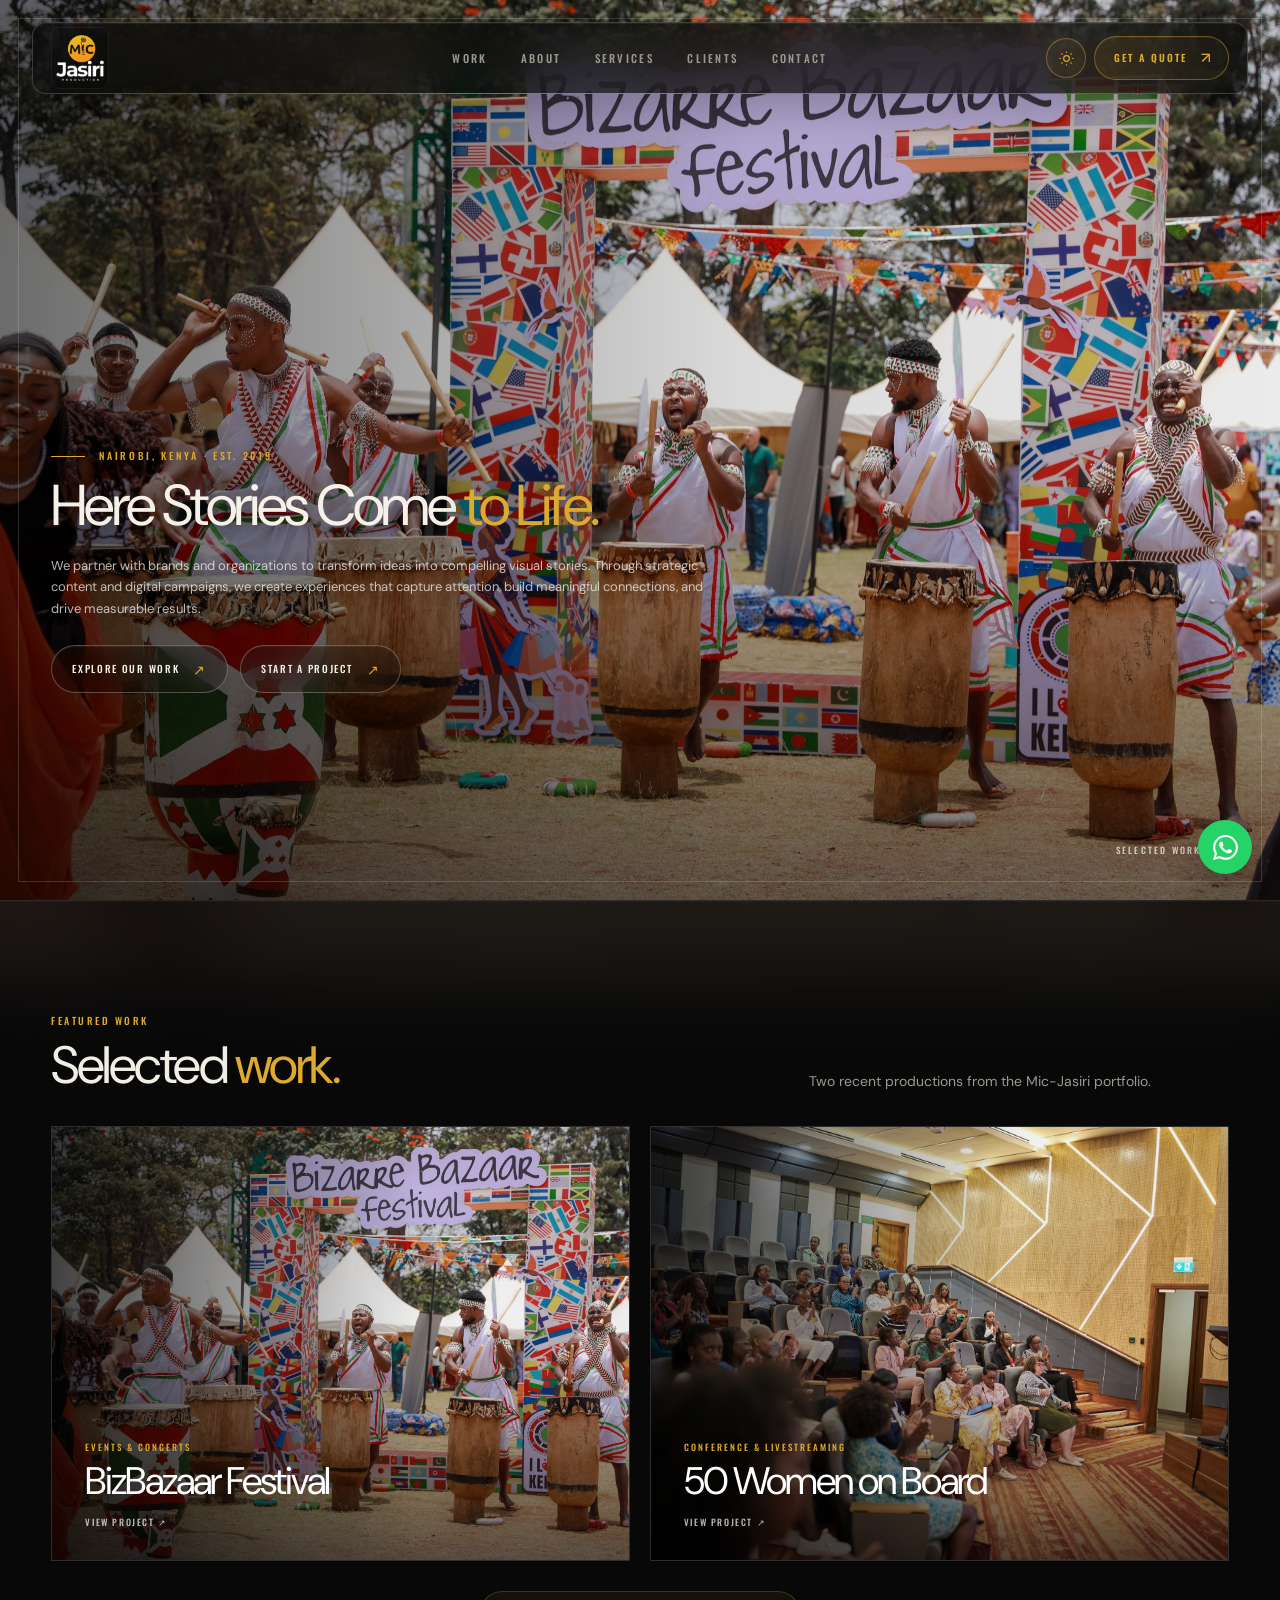
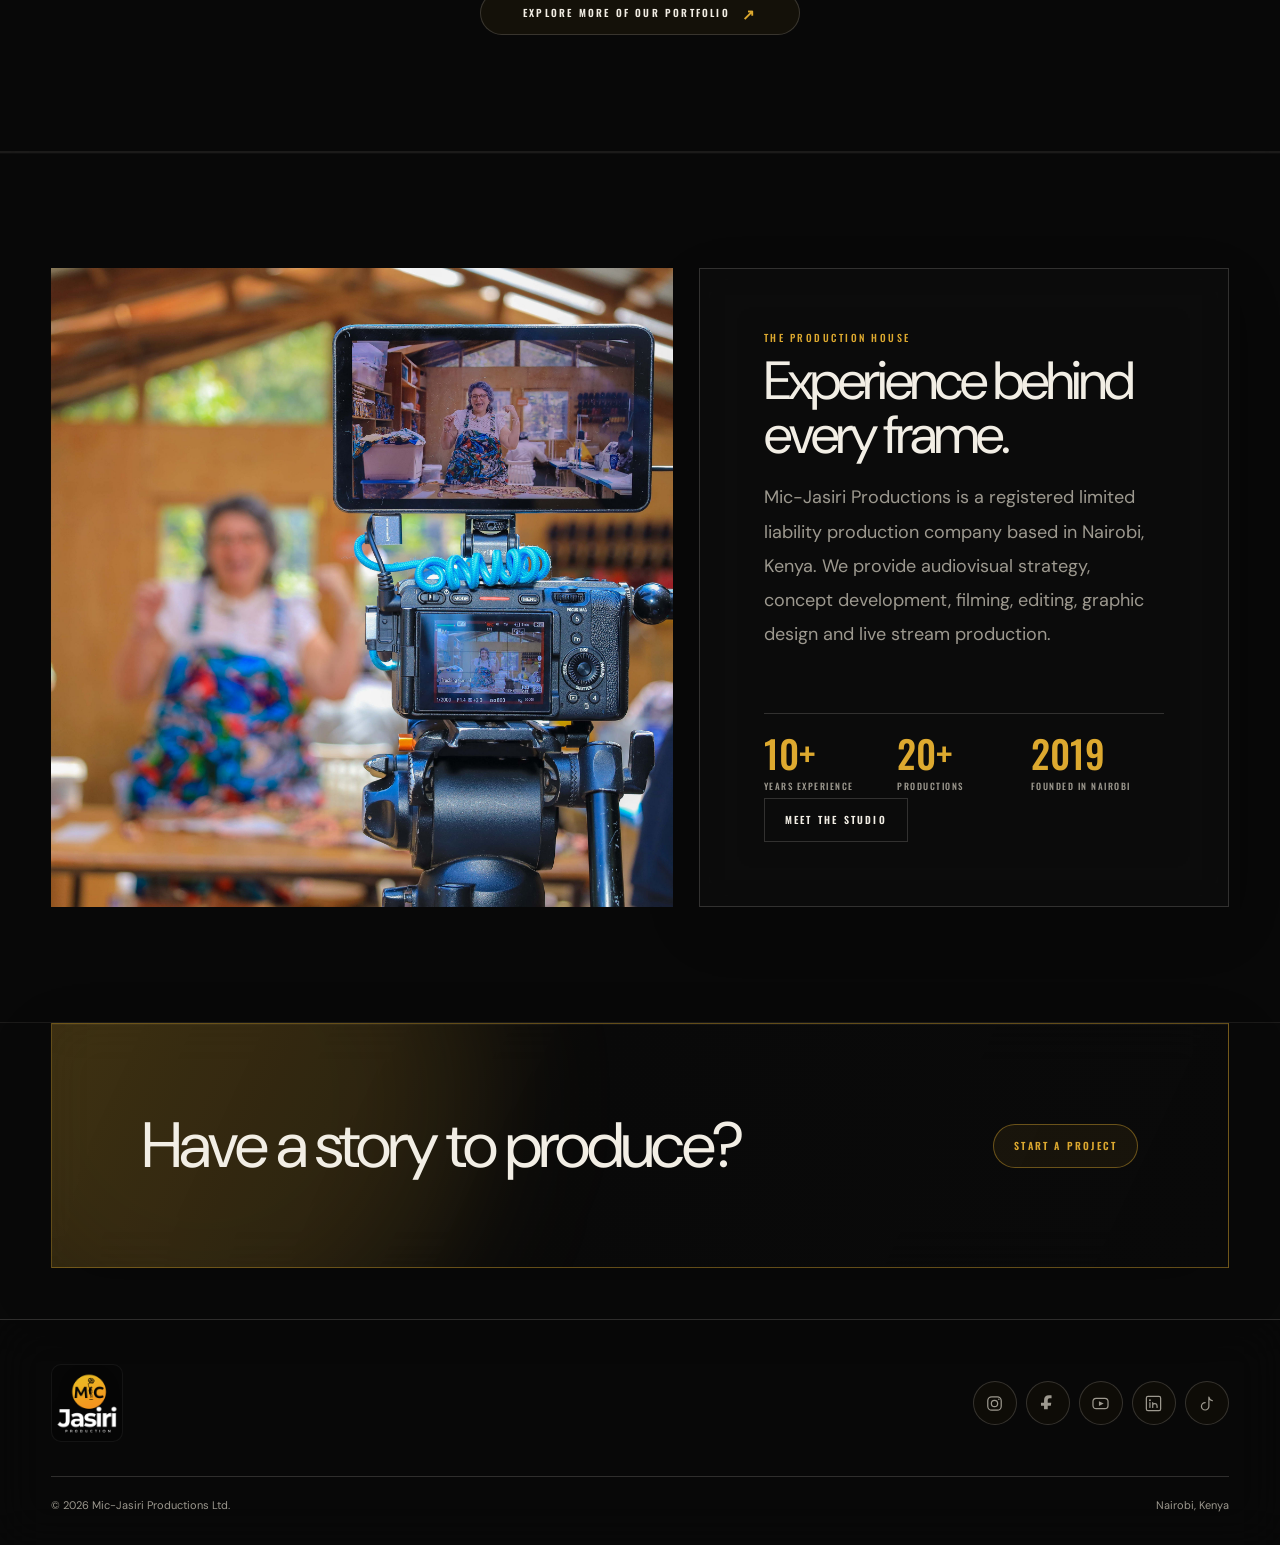
<file: index.html>
<!doctype html><html lang="en" data-theme="dark"><head><meta charset="utf-8"><meta name="viewport" content="width=device-width,initial-scale=1"><meta name="theme-color" content="#090909"><meta name="description" content="Mic-Jasiri Productions is a Nairobi film, television, commercial and live production company."><title>Mic-Jasiri Productions | Nairobi Production House</title><link rel="icon" href="faviconL.png"><link rel="stylesheet" href="assets/css/site.css?v=20260902-16"><script>(()=>{try{document.documentElement.dataset.theme=localStorage.getItem('micjasiri-theme')||'dark'}catch(error){}})()</script></head><body>
<a class="skip" href="#main">Skip to content</a><div class="site-frame" aria-hidden="true"></div><div class="page-wipe" aria-hidden="true"></div>
<header class="site-nav"><a class="brand" href="index.html" aria-label="Mic-Jasiri Productions home"><span class="brand-mark" aria-hidden="true"><img class="brand-logo" src="mic-jasiri-logo-white.png" alt=""></span></a><nav class="desktop-nav" aria-label="Primary navigation"><a href="work.html">Work</a><a href="about.html">About</a><a href="services.html">Services</a><a href="clients.html">Clients</a><a href="contact.html">Contact</a></nav><div class="nav-actions"><button class="icon-button" type="button" data-theme-toggle aria-label="Switch to light mode" aria-pressed="false"><svg class="sun" viewBox="0 0 24 24" aria-hidden="true"><circle cx="12" cy="12" r="4"/><path d="M12 2v2M12 20v2M4.9 4.9l1.4 1.4M17.7 17.7l1.4 1.4M2 12h2M20 12h2M4.9 19.1l1.4-1.4M17.7 6.3l1.4-1.4"/></svg><svg class="moon" viewBox="0 0 24 24" aria-hidden="true"><path d="M20.5 14.2A8.5 8.5 0 0 1 9.8 3.5a8.5 8.5 0 1 0 10.7 10.7Z"/></svg></button><a class="quote-button" href="contact.html">Get a quote</a><button class="menu-button" type="button" data-menu-toggle aria-label="Open navigation menu" aria-expanded="false" aria-controls="mobilePanel"><span></span><span></span><span></span></button></div></header>
<nav class="mobile-panel" id="mobilePanel" data-mobile-panel aria-label="Mobile navigation" aria-hidden="true"><a href="index.html" aria-current="page">Home</a><a href="work.html">Work</a><a href="about.html">About</a><a href="services.html">Services</a><a href="clients.html">Clients</a><a href="contact.html">Contact</a></nav>
<main class="page" id="main"><section class="hero home-hero"><div class="hero-media"><video autoplay muted loop playsinline poster="assets/work/2N0A0928.jpg"><source src="FINAL_SHORTER_VERSION_.mp4" type="video/mp4"></video></div><div class="hero-content home-hero-copy reveal"><div class="eyebrow">Nairobi, Kenya · Est. 2019</div><h1>Here Stories Come <em>to Life.</em></h1><p class="home-hero-summary">We partner with brands and organizations to transform ideas into compelling visual stories. Through strategic content and digital campaigns, we create experiences that capture attention, build meaningful connections, and drive measurable results.</p><div class="hero-actions"><a class="home-glass-action" href="work.html">Explore our work <span>↗</span></a><a class="home-glass-action" href="contact.html">Start a project <span>↗</span></a></div></div><div class="hero-cue">Selected work <span>↓</span></div></section>
<section class="section home-work"><div class="home-section-heading reveal"><div><div class="kicker">Featured work</div><h2>Selected <em>work.</em></h2></div><p>Two recent productions from the Mic-Jasiri portfolio.</p></div><div class="home-feature-grid reveal"><a class="home-feature-card" href="project-bizbazaar.html"><img src="assets/work/2N0A0928.jpg" alt="Traditional drummers performing at BizBazaar Festival" loading="lazy"><span class="home-feature-copy"><span>Events &amp; concerts</span><strong>BizBazaar Festival</strong><small>View project ↗</small></span></a><a class="home-feature-card" href="project-women-on-board.html"><img src="assets/work/conference-audience.jpg" alt="Audience at the 50 Women on Board conference" loading="lazy"><span class="home-feature-copy"><span>Conference &amp; livestreaming</span><strong>50 Women on Board</strong><small>View project ↗</small></span></a></div><div class="home-portfolio-action reveal"><a class="button ghost" href="work.html">Explore more of our portfolio <span>↗</span></a></div></section>
<section class="section home-studio"><div class="intro-grid"><div class="intro-image reveal"><img src="5Y5A9016.jpg" alt="Mic-Jasiri filming a creative production" loading="lazy"></div><div class="intro-copy reveal"><div><div class="kicker">The production house</div><h2>Experience behind every frame.</h2><p>Mic-Jasiri Productions is a registered limited liability production company based in Nairobi, Kenya. We provide audiovisual strategy, concept development, filming, editing, graphic design and live stream production.</p></div><div class="stats"><div class="stat"><strong>10+</strong><span>Years experience</span></div><div class="stat"><strong>20+</strong><span>Productions</span></div><div class="stat"><strong>2019</strong><span>Founded in Nairobi</span></div></div><div><a class="button ghost" href="about.html">Meet the studio</a></div></div></div></section>
<section class="cta-panel reveal"><h2>Have a story to produce?</h2><a class="button" href="contact.html">Start a project</a></section></main>
<footer class="footer"><div class="footer-top"><a class="footer-brand" href="index.html"><span class="footer-brand-mark" aria-hidden="true"><img class="brand-logo" src="mic-jasiri-logo-white.png" alt=""></span></a><div class="socials social-icons" aria-label="Social media"><a href="https://www.instagram.com/mic_jasiri?igsh=bXJtYTFuajl4eHQ2&amp;utm_source=qr" target="_blank" rel="noopener" aria-label="Instagram"><svg viewBox="0 0 24 24" aria-hidden="true"><rect x="3.5" y="3.5" width="17" height="17" rx="5"/><circle cx="12" cy="12" r="4"/><circle class="social-dot" cx="17.5" cy="6.7" r="1"/></svg></a><a href="https://www.facebook.com/share/1CodxeUPYJ/?mibextid=wwXIfr" target="_blank" rel="noopener" aria-label="Facebook"><svg viewBox="0 0 24 24" aria-hidden="true"><path class="social-fill" d="M14.2 8.2h3V4.4c-.5-.1-2.2-.2-4.1-.2-4 0-6.7 2.4-6.7 6.9V15H2v4.3h4.4V24h5.3v-4.7h4.4l.7-4.3h-5.1v-3.5c0-1.3.4-3.3 2.5-3.3Z" transform="translate(2 -2) scale(.88)"/></svg></a><a href="https://www.youtube.com/@MICJASIRI" target="_blank" rel="noopener" aria-label="YouTube"><svg viewBox="0 0 24 24" aria-hidden="true"><rect x="2.5" y="5.5" width="19" height="13" rx="4"/><path class="social-fill" d="m10 9 6 3-6 3Z"/></svg></a><a href="https://www.linkedin.com/company/mic-jasiri/" target="_blank" rel="noopener" aria-label="LinkedIn"><svg viewBox="0 0 24 24" aria-hidden="true"><rect x="3" y="3" width="18" height="18" rx="2"/><circle class="social-fill" cx="7.5" cy="8" r="1.3"/><path d="M7.5 11v6M11 17v-6m0 2.6c.8-1.8 5.5-2.2 5.5 1.5V17"/></svg></a><a href="https://www.tiktok.com/@mic.jasiri.produc?_r=1&amp;_t=ZS-95igLde9VGX" target="_blank" rel="noopener" aria-label="TikTok"><svg viewBox="0 0 24 24" aria-hidden="true"><path d="M15 4v11.5a4.7 4.7 0 1 1-4.7-4.7M15 4c.4 2.5 1.8 4 4.5 4.5"/></svg></a></div></div><div class="footer-bottom"><span>© 2026 Mic-Jasiri Productions Ltd.</span><span>Nairobi, Kenya</span></div></footer>
<a class="whatsapp" href="https://wa.me/254721561704?text=Hi%20Mic-Jasiri%20Productions%2C%20I%27d%20like%20to%20enquire%20about%20your%20services." target="_blank" rel="noopener" aria-label="Chat on WhatsApp"><svg viewBox="0 0 24 24" aria-hidden="true"><path d="M17.47 14.38c-.3-.15-1.76-.87-2.03-.97-.27-.1-.47-.15-.67.15-.2.3-.77.97-.94 1.16-.17.2-.35.22-.64.08-.3-.15-1.26-.46-2.39-1.48-.88-.79-1.48-1.76-1.65-2.06-.17-.3-.02-.46.13-.61.13-.13.3-.35.45-.52.15-.17.2-.3.3-.5.1-.2.05-.37-.03-.52-.07-.15-.67-1.61-.92-2.21-.24-.58-.49-.5-.67-.51h-.57c-.2 0-.52.07-.79.37-.27.3-1.04 1.02-1.04 2.48s1.07 2.88 1.21 3.07c.15.2 2.1 3.2 5.08 4.49.71.31 1.26.49 1.69.63.71.23 1.36.2 1.87.12.57-.09 1.76-.72 2.01-1.41.25-.69.25-1.29.17-1.41-.07-.12-.27-.2-.57-.35M12.05 21.79h-.01a9.87 9.87 0 0 1-5.03-1.38l-.36-.21-3.74.98 1-3.65-.24-.37a9.86 9.86 0 0 1-1.51-5.26c0-5.45 4.44-9.88 9.89-9.88 2.64 0 5.12 1.03 6.99 2.9a9.83 9.83 0 0 1 2.89 6.99c0 5.45-4.44 9.88-9.88 9.88M20.46 3.49A11.82 11.82 0 0 0 12.05 0C5.5 0 .16 5.34.16 11.89c0 2.1.55 4.14 1.59 5.95L.06 24l6.3-1.65a11.88 11.88 0 0 0 5.68 1.45h.01c6.55 0 11.89-5.34 11.89-11.89 0-3.18-1.23-6.16-3.48-8.42z"/></svg></a><script src="assets/js/site.js"></script></body></html>
</file>
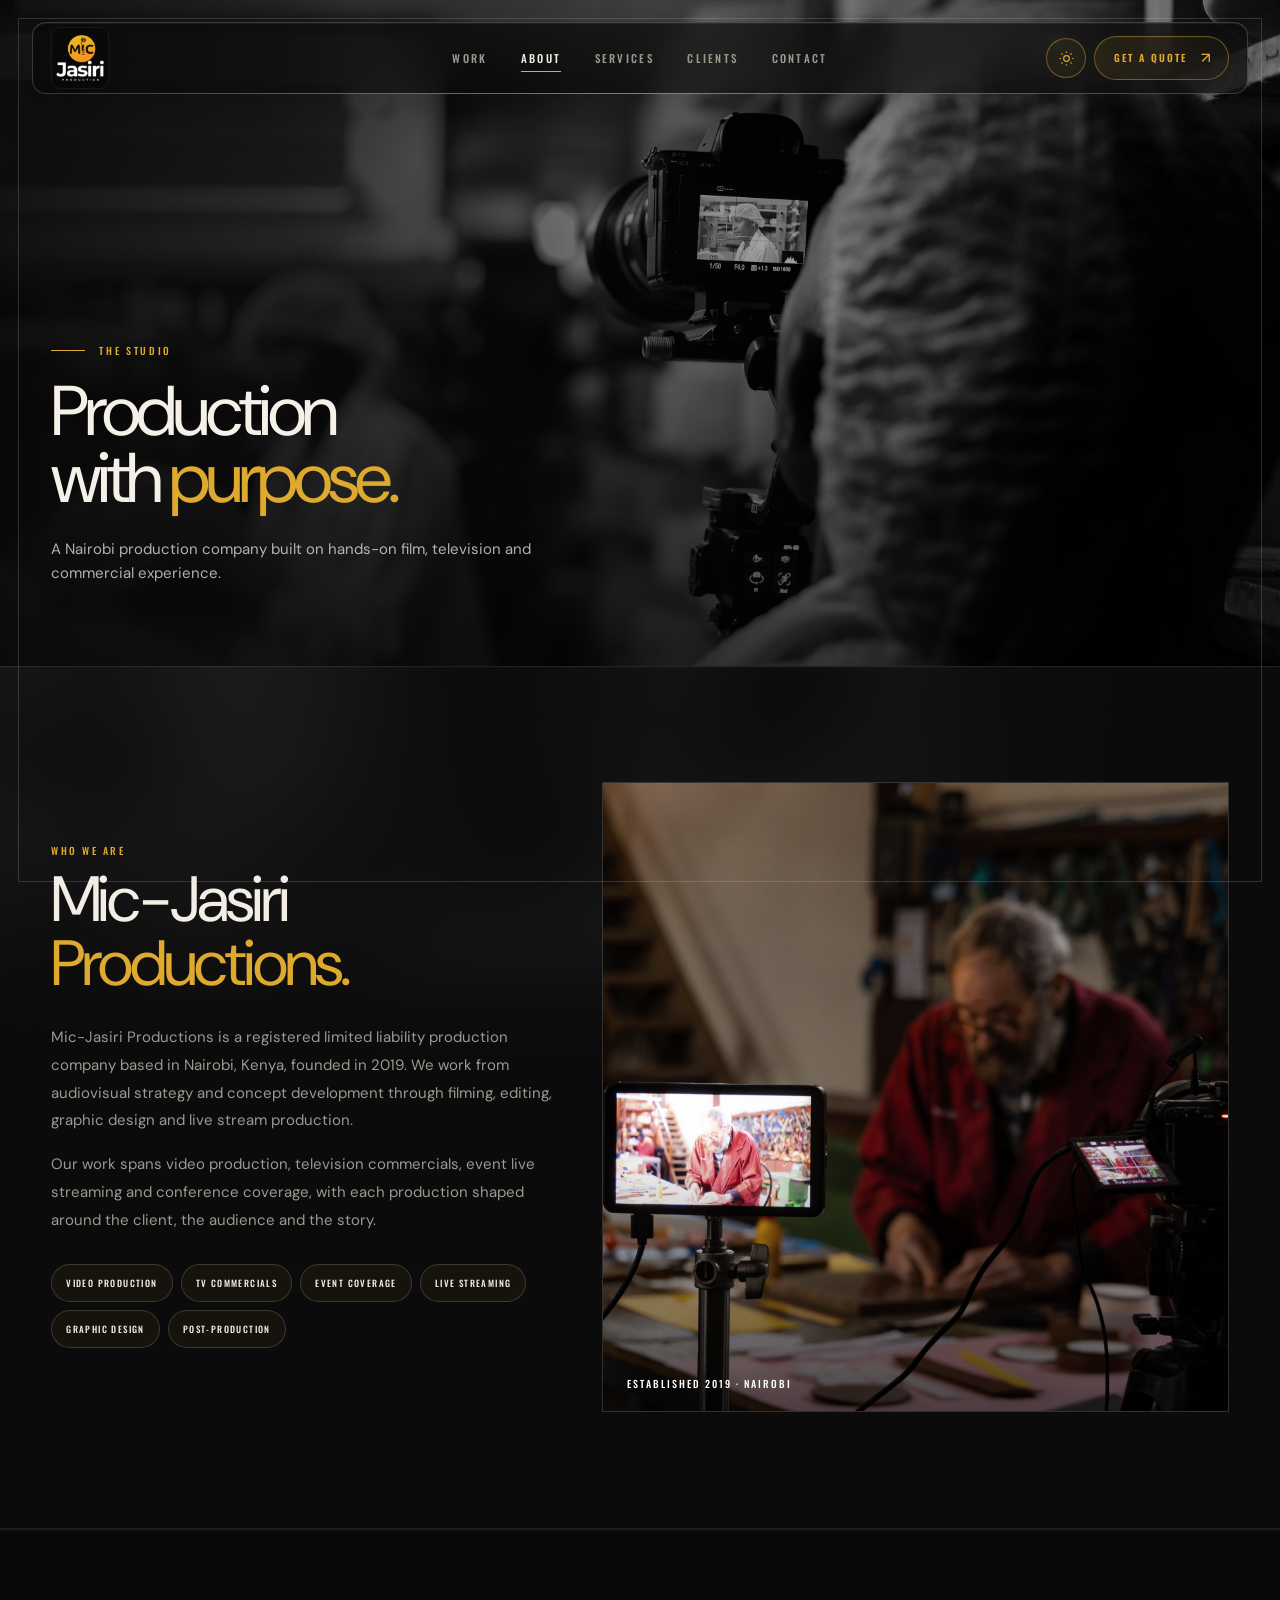
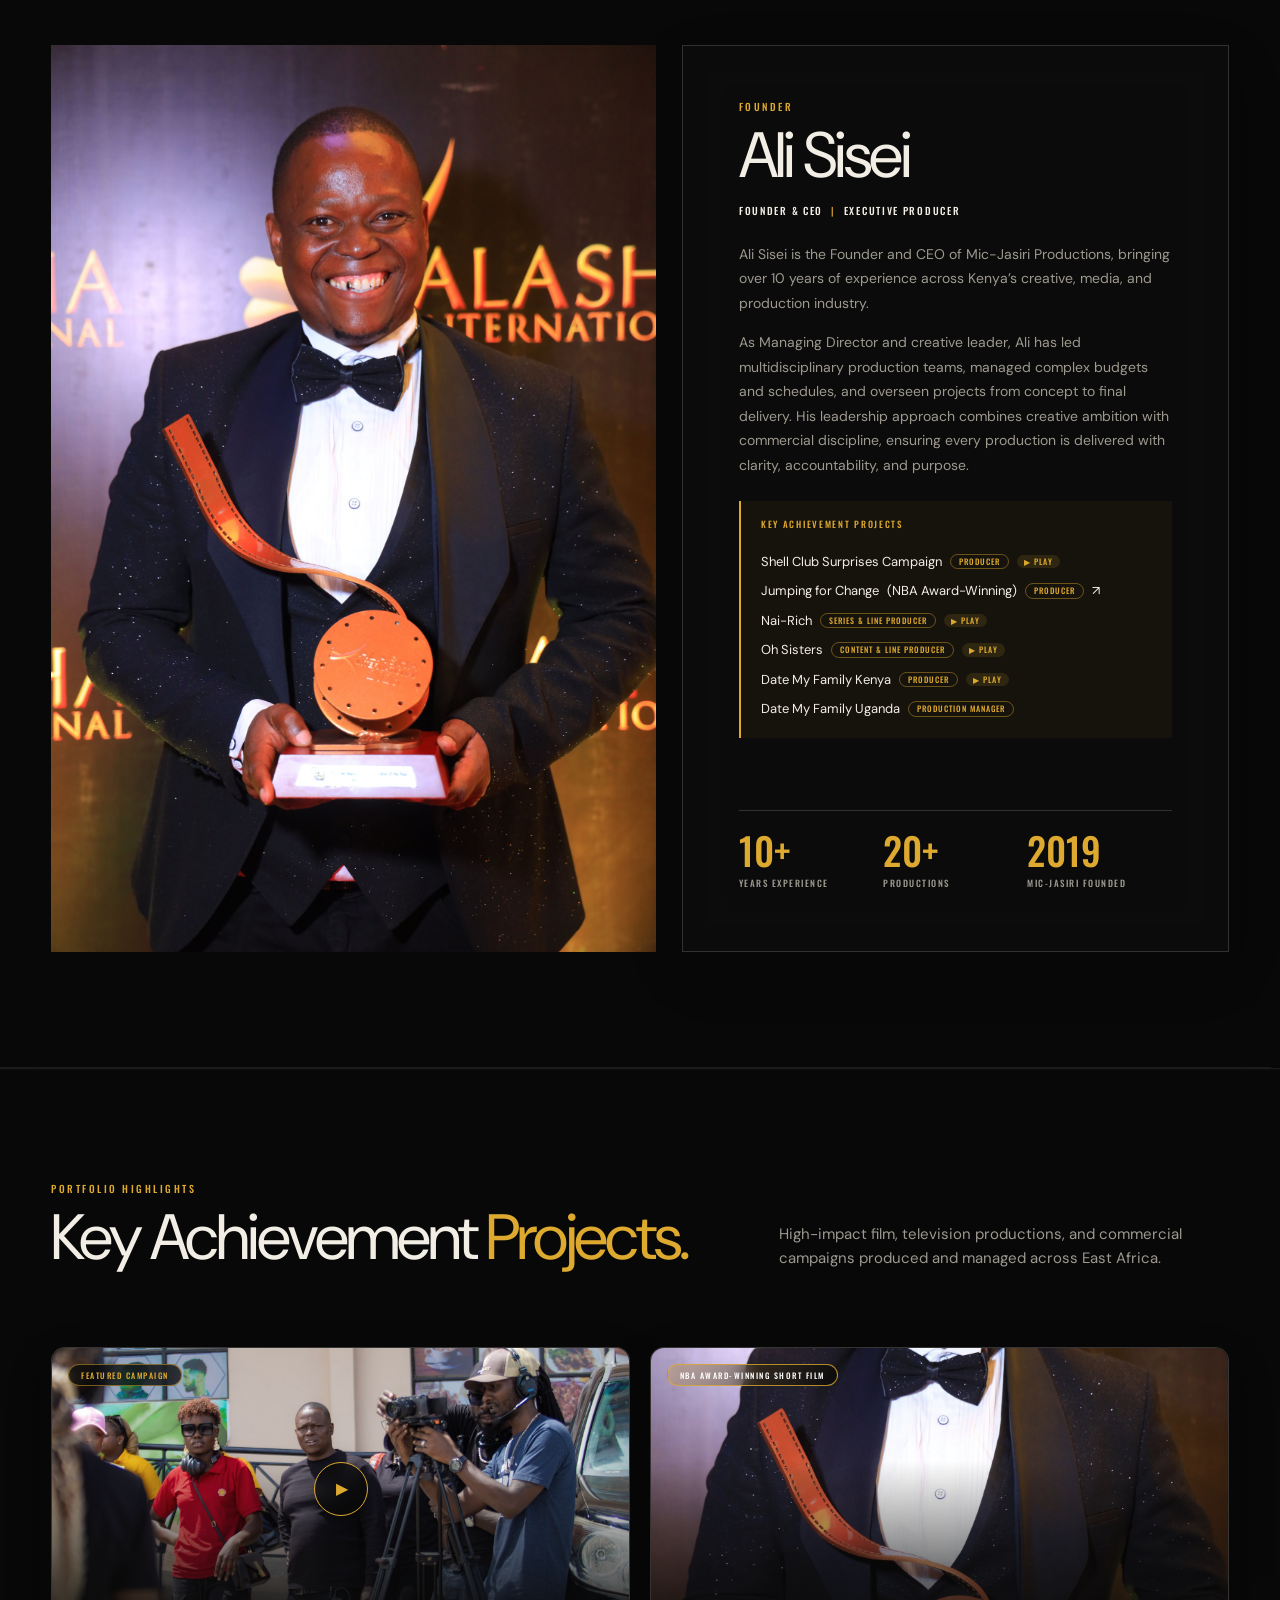
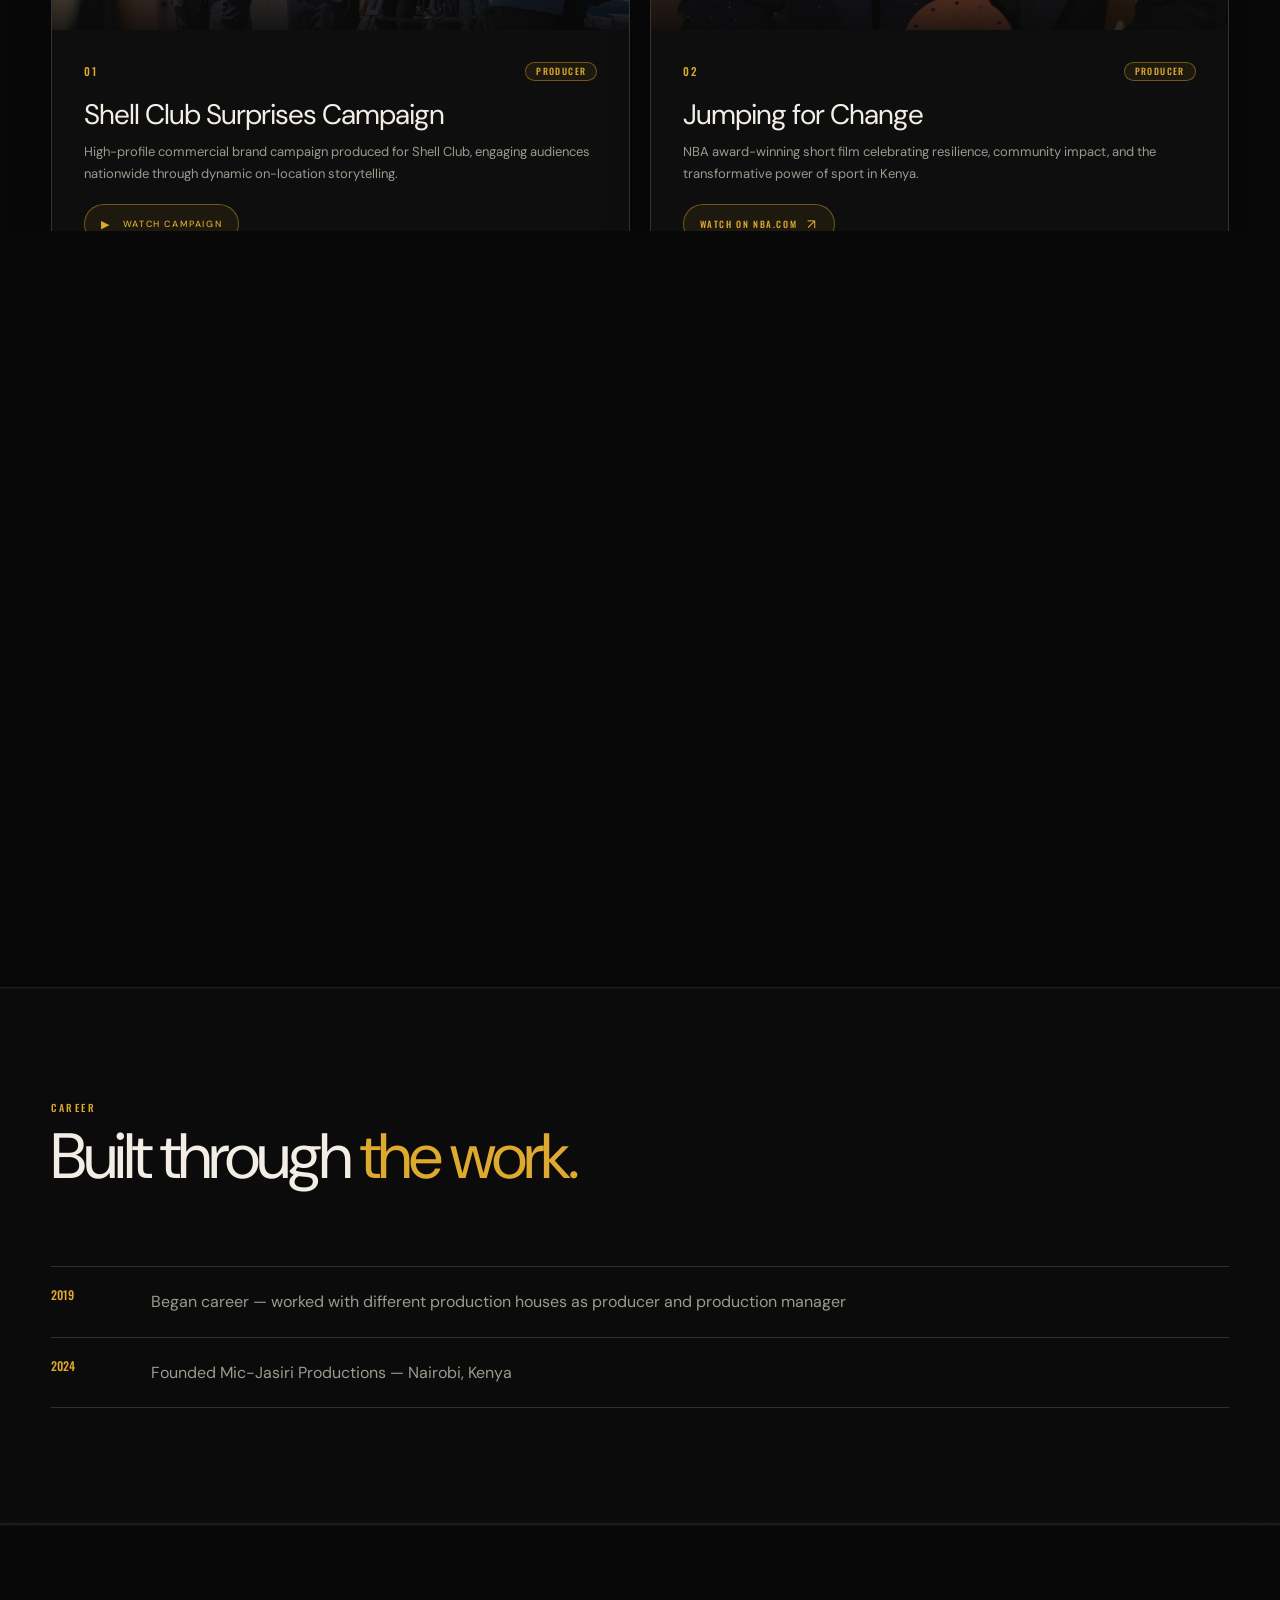
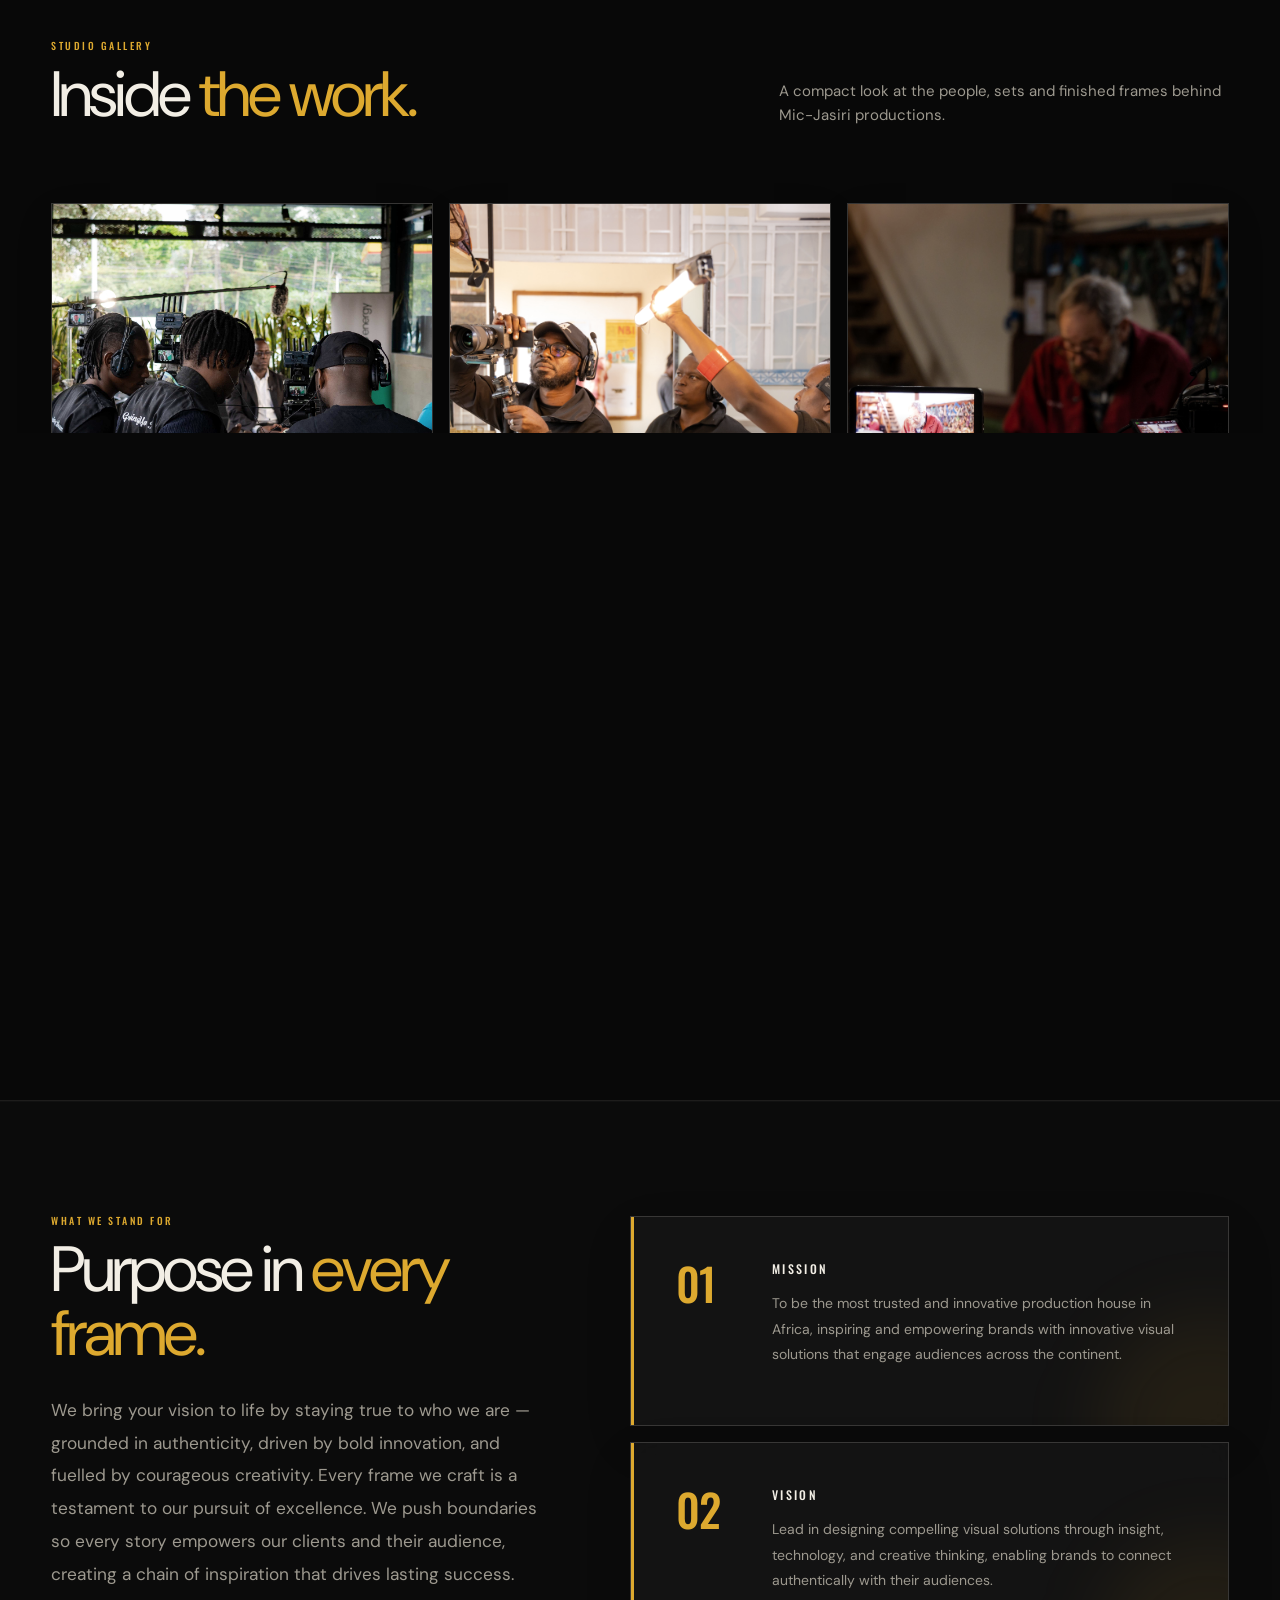
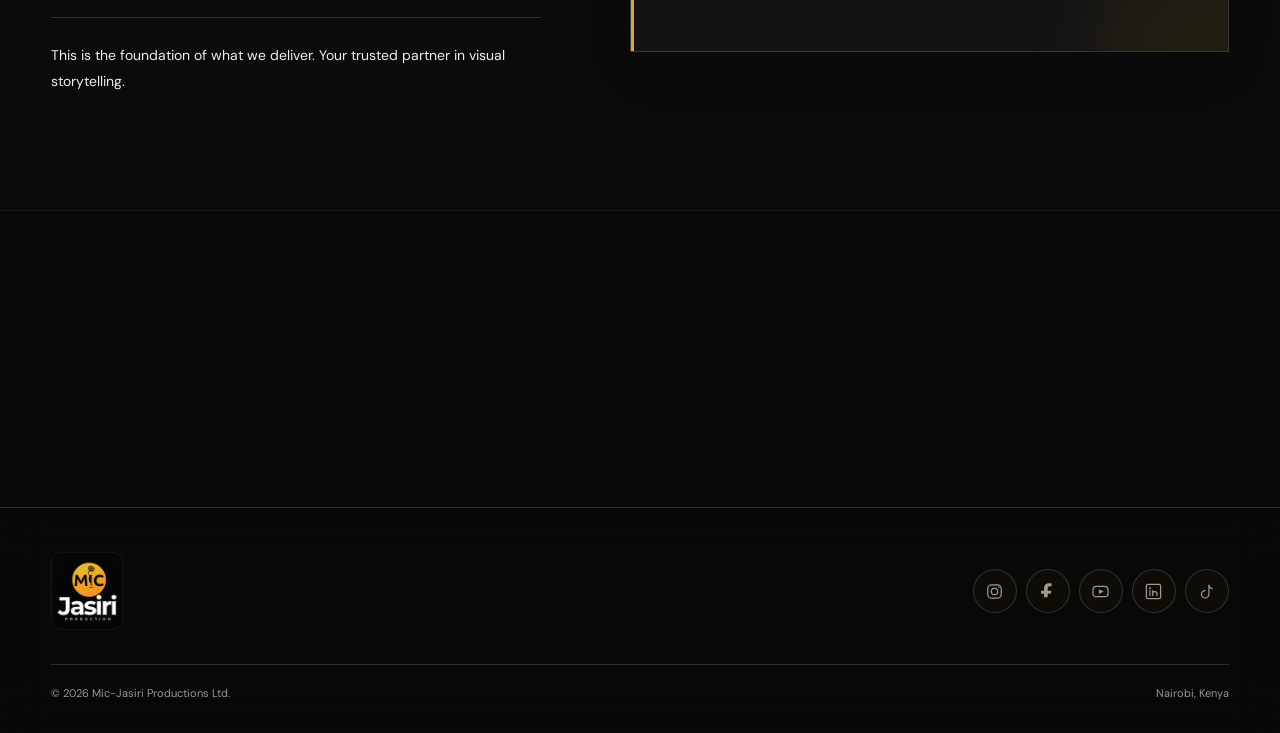
<file: about.html>
<!doctype html><html lang="en" data-theme="dark"><head><meta charset="utf-8"><meta name="viewport" content="width=device-width,initial-scale=1"><meta name="theme-color" content="#090909"><meta name="description" content="Meet Mic-Jasiri Productions and founder Ali Sisei."><title>About | Mic-Jasiri Productions</title><link rel="icon" href="faviconL.png"><link rel="stylesheet" href="assets/css/site.css?v=20260913-25"><script>(()=>{try{document.documentElement.dataset.theme=localStorage.getItem('micjasiri-theme')||'dark'}catch(error){}})()</script></head><body><a class="skip" href="#main">Skip to content</a><div class="site-frame" aria-hidden="true"></div><div class="page-wipe" aria-hidden="true"></div>
<header class="site-nav"><a class="brand" href="index.html" aria-label="Mic-Jasiri Productions home"><span class="brand-mark" aria-hidden="true"><img class="brand-logo" src="mic-jasiri-logo-white.png" alt=""></span></a><nav class="desktop-nav" aria-label="Primary navigation"><a href="work.html">Work</a><a href="about.html" aria-current="page">About</a><a href="services.html">Services</a><a href="clients.html">Clients</a><a href="contact.html">Contact</a></nav><div class="nav-actions"><button class="icon-button" type="button" data-theme-toggle aria-label="Switch to light mode" aria-pressed="false"><svg class="sun" viewBox="0 0 24 24"><circle cx="12" cy="12" r="4"/><path d="M12 2v2M12 20v2M4.9 4.9l1.4 1.4M17.7 17.7l1.4 1.4M2 12h2M20 12h2M4.9 19.1l1.4-1.4M17.7 6.3l1.4-1.4"/></svg><svg class="moon" viewBox="0 0 24 24"><path d="M20.5 14.2A8.5 8.5 0 0 1 9.8 3.5a8.5 8.5 0 1 0 10.7 10.7Z"/></svg></button><a class="quote-button" href="contact.html">Get a quote</a><button class="menu-button" type="button" data-menu-toggle aria-label="Open navigation menu" aria-expanded="false" aria-controls="mobilePanel"><span></span><span></span><span></span></button></div></header>
<nav class="mobile-panel" id="mobilePanel" data-mobile-panel aria-label="Mobile navigation" aria-hidden="true"><a href="index.html">Home</a><a href="work.html">Work</a><a href="about.html" aria-current="page">About</a><a href="services.html">Services</a><a href="clients.html">Clients</a><a href="contact.html">Contact</a></nav>
<main id="main"><section class="hero page-hero about-hero"><div class="hero-media"><img src="5Y5A8582.jpg" alt="Mic-Jasiri camera filming a culinary production"></div><div class="hero-content reveal"><div class="eyebrow">The studio</div><h1>Production with <em>purpose.</em></h1><p class="hero-copy">A Nairobi production company built on hands-on film, television and commercial experience.</p></div></section>
<section class="section alt"><div class="about-company-grid"><div class="about-company-copy reveal"><div class="kicker">Who we are</div><h2>Mic-Jasiri <em>Productions.</em></h2><p>Mic-Jasiri Productions is a registered limited liability production company based in Nairobi, Kenya, founded in 2019. We work from audiovisual strategy and concept development through filming, editing, graphic design and live stream production.</p><p>Our work spans video production, television commercials, event live streaming and conference coverage, with each production shaped around the client, the audience and the story.</p><div class="about-capabilities" aria-label="Production capabilities"><span>Video production</span><span>TV commercials</span><span>Event coverage</span><span>Live streaming</span><span>Graphic design</span><span>Post-production</span></div></div><figure class="about-company-image reveal"><img src="REMY4420.jpg" alt="Behind-the-scenes camera and production monitor filming an artisan at work" loading="lazy"><figcaption>Established 2019 · Nairobi</figcaption></figure></div></section>
<section class="section founder-section"><div class="intro-grid"><div class="intro-image reveal"><img src="IMG_2493.JPG" alt="Ali Sisei holding a film award at the Kalasha International Film and TV Awards" loading="lazy"></div><div class="intro-copy founder-profile reveal"><div class="founder-bio"><div class="kicker">Founder</div><h2>Ali Sisei</h2><p class="founder-role">Founder &amp; CEO <span>|</span> Executive Producer</p><p>Ali Sisei is the Founder and CEO of Mic-Jasiri Productions, bringing over 10 years of experience across Kenya’s creative, media, and production industry.</p><p>As Managing Director and creative leader, Ali has led multidisciplinary production teams, managed complex budgets and schedules, and overseen projects from concept to final delivery. His leadership approach combines creative ambition with commercial discipline, ensuring every production is delivered with clarity, accountability, and purpose.</p><div class="founder-achievements"><strong>Key Achievement Projects</strong><ul class="founder-achievements-list"><li><button class="founder-achievement-btn" type="button" data-video-id="9S-1DiG5oqs" data-video-title="Shell Club Surprises Campaign" data-video-role="Producer" data-video-url="https://www.youtube.com/watch?v=9S-1DiG5oqs"><cite>Shell Club Surprises Campaign</cite> <span class="role-pill">Producer</span> <span class="play-tag" aria-hidden="true">▶ Play</span></button></li><li><a href="https://www.nba.com/watch/video/jumping-for-change" target="_blank" rel="noopener"><cite>Jumping for Change</cite> (NBA Award-Winning) <span class="role-pill">Producer</span> ↗</a></li><li><button class="founder-achievement-btn" type="button" data-video-id="ONWp-k6Bj3c" data-video-title="Nai-Rich" data-video-role="Series &amp; Line Producer" data-video-url="https://www.youtube.com/watch?v=ONWp-k6Bj3c"><cite>Nai-Rich</cite> <span class="role-pill">Series &amp; Line Producer</span> <span class="play-tag" aria-hidden="true">▶ Play</span></button></li><li><button class="founder-achievement-btn" type="button" data-video-id="c5Uskh1LuTI" data-video-title="Oh Sisters" data-video-role="Content &amp; Line Producer" data-video-url="https://www.youtube.com/watch?v=c5Uskh1LuTI"><cite>Oh Sisters</cite> <span class="role-pill">Content &amp; Line Producer</span> <span class="play-tag" aria-hidden="true">▶ Play</span></button></li><li><button class="founder-achievement-btn" type="button" data-video-id="M4_vP6aFimM" data-video-title="Date My Family Kenya" data-video-role="Producer" data-video-url="https://www.youtube.com/watch?v=M4_vP6aFimM"><cite>Date My Family Kenya</cite> <span class="role-pill">Producer</span> <span class="play-tag" aria-hidden="true">▶ Play</span></button></li><li><span class="no-link"><cite>Date My Family Uganda</cite> <span class="role-pill">Production Manager</span></span></li></ul></div></div><div class="stats"><div class="stat"><strong>10+</strong><span>Years experience</span></div><div class="stat"><strong>20+</strong><span>Productions</span></div><div class="stat"><strong>2019</strong><span>Mic-Jasiri founded</span></div></div></div></div></section>
<section class="section key-achievements-section" id="achievements"><div class="section-heading reveal"><div><div class="kicker">Portfolio Highlights</div><h2>Key Achievement <em>Projects.</em></h2></div><p>High-impact film, television productions, and commercial campaigns produced and managed across East Africa.</p></div><div class="achievements-grid reveal"><article class="achievement-card achievement-featured"><div class="achievement-media has-video" role="button" tabindex="0" data-video-id="9S-1DiG5oqs" data-video-title="Shell Club Surprises Campaign" data-video-role="Producer" data-video-url="https://www.youtube.com/watch?v=9S-1DiG5oqs" aria-label="Play Shell Club Surprises Campaign video"><img src="assets/work/shell-field-production.jpg" alt="Behind the scenes filming the Shell Club Surprises Campaign" loading="lazy"><span class="achievement-badge">Featured Campaign</span><span class="media-play-btn" aria-hidden="true">▶</span></div><div class="achievement-body"><div class="achievement-meta"><span class="achievement-index">01</span><span class="achievement-role">Producer</span></div><h3>Shell Club Surprises Campaign</h3><p class="achievement-desc">High-profile commercial brand campaign produced for Shell Club, engaging audiences nationwide through dynamic on-location storytelling.</p><div class="achievement-actions"><button class="achievement-link button play-video-trigger" type="button" data-video-id="9S-1DiG5oqs" data-video-title="Shell Club Surprises Campaign" data-video-role="Producer" data-video-url="https://www.youtube.com/watch?v=9S-1DiG5oqs" aria-label="Play Shell Club Surprises Campaign"><span class="play-icon" aria-hidden="true">▶</span> <span>Watch Campaign</span></button></div></div></article><article class="achievement-card achievement-featured"><div class="achievement-media"><img src="IMG_2493.JPG" alt="Producer Ali Sisei holding Kalasha award celebrating film achievements" loading="lazy"><span class="achievement-badge award-badge">NBA Award-Winning Short Film</span></div><div class="achievement-body"><div class="achievement-meta"><span class="achievement-index">02</span><span class="achievement-role">Producer</span></div><h3>Jumping for Change</h3><p class="achievement-desc">NBA award-winning short film celebrating resilience, community impact, and the transformative power of sport in Kenya.</p><div class="achievement-actions"><a class="achievement-link button" href="https://www.nba.com/watch/video/jumping-for-change" target="_blank" rel="noopener" aria-label="Watch Jumping for Change on NBA.com"><span>Watch on NBA.com</span> <span class="arrow" aria-hidden="true">↗</span></a></div></div></article><article class="achievement-card"><div class="achievement-body"><div class="achievement-meta"><span class="achievement-index">03</span><span class="achievement-role">Series &amp; Line Producer</span></div><span class="achievement-format">TV Series</span><h3>Nai-Rich</h3><p class="achievement-desc">Hit television series produced with full end-to-end production management, scheduling, and high-standard broadcast delivery.</p><div class="achievement-actions"><button class="achievement-link play-video-trigger" type="button" data-video-id="ONWp-k6Bj3c" data-video-title="Nai-Rich" data-video-role="Series &amp; Line Producer" data-video-url="https://www.youtube.com/watch?v=ONWp-k6Bj3c" aria-label="Play Nai-Rich on YouTube"><span class="play-icon" aria-hidden="true">▶</span> <span>Watch Production</span></button></div></div></article><article class="achievement-card"><div class="achievement-body"><div class="achievement-meta"><span class="achievement-index">04</span><span class="achievement-role">Content &amp; Line Producer</span></div><span class="achievement-format">Reality TV Series</span><h3>Oh Sisters</h3><p class="achievement-desc">Celebrated reality TV series steering narrative storylines, episodic content pacing, and comprehensive line production logistics.</p><div class="achievement-actions"><button class="achievement-link play-video-trigger" type="button" data-video-id="c5Uskh1LuTI" data-video-title="Oh Sisters" data-video-role="Content &amp; Line Producer" data-video-url="https://www.youtube.com/watch?v=c5Uskh1LuTI" aria-label="Play Oh Sisters on YouTube"><span class="play-icon" aria-hidden="true">▶</span> <span>Watch Production</span></button></div></div></article><article class="achievement-card"><div class="achievement-body"><div class="achievement-meta"><span class="achievement-index">05</span><span class="achievement-role">Producer</span></div><span class="achievement-format">Format Television</span><h3>Date My Family Kenya</h3><p class="achievement-desc">Widely acclaimed East African adaptation of the international dating format, produced for major regional broadcast networks.</p><div class="achievement-actions"><button class="achievement-link play-video-trigger" type="button" data-video-id="M4_vP6aFimM" data-video-title="Date My Family Kenya" data-video-role="Producer" data-video-url="https://www.youtube.com/watch?v=M4_vP6aFimM" aria-label="Play Date My Family Kenya on YouTube"><span class="play-icon" aria-hidden="true">▶</span> <span>Watch Production</span></button></div></div></article><article class="achievement-card"><div class="achievement-body"><div class="achievement-meta"><span class="achievement-index">06</span><span class="achievement-role">Production Manager</span></div><span class="achievement-format">Format Television</span><h3>Date My Family Uganda</h3><p class="achievement-desc">Cross-border production management leading technical crews, casting operations, and multi-location field shoots across Uganda.</p><div class="achievement-actions"><span class="achievement-tag">Broadcast Production Management</span></div></div></article></div></section>
<section class="section alt"><div class="section-heading reveal"><div><div class="kicker">Career</div><h2>Built through <em>the work.</em></h2></div></div><div class="timeline reveal"><div class="timeline-row"><strong>2019</strong><span>Began career — worked with different production houses as producer and production manager</span></div><div class="timeline-row"><strong>2024</strong><span>Founded Mic-Jasiri Productions — Nairobi, Kenya</span></div></div></section>
<section class="section about-gallery-section"><div class="section-heading reveal"><div><div class="kicker">Studio gallery</div><h2>Inside <em>the work.</em></h2></div><p>A compact look at the people, sets and finished frames behind Mic-Jasiri productions.</p></div><div class="about-gallery-grid"><figure class="about-gallery-item reveal"><img src="REM00304.jpg" alt="Mic-Jasiri crew operating a multi-camera interview set" loading="lazy"><figcaption><span>01</span><strong>Multi-camera set</strong></figcaption></figure><figure class="about-gallery-item reveal"><img src="REMY4796.jpg" alt="Mic-Jasiri crew lighting and filming a retail scene" loading="lazy"><figcaption><span>02</span><strong>Lighting the scene</strong></figcaption></figure><figure class="about-gallery-item reveal"><img src="REMY4420.jpg" alt="Camera and production monitor filming an artisan at work" loading="lazy"><figcaption><span>03</span><strong>Artisan story</strong></figcaption></figure><figure class="about-gallery-item reveal"><img src="IMG_0307.jpg" alt="Mic-Jasiri camera team working at an outdoor event" loading="lazy"><figcaption><span>04</span><strong>Location crew</strong></figcaption></figure><figure class="about-gallery-item reveal"><img src="con4.jpg" alt="Production crew coordinating conference coverage" loading="lazy"><figcaption><span>05</span><strong>Conference production</strong></figcaption></figure><figure class="about-gallery-item reveal"><img src="manama.jpg" alt="Finished commercial photograph for Manama Spa" loading="lazy"><figcaption><span>06</span><strong>Commercial still</strong></figcaption></figure></div></section>
<section class="section alt values-section"><div class="values-layout"><div class="values-statement reveal"><div class="kicker">What we stand for</div><h2>Purpose in <em>every frame.</em></h2><p>We bring your vision to life by staying true to who we are — grounded in authenticity, driven by bold innovation, and fuelled by courageous creativity. Every frame we craft is a testament to our pursuit of excellence. We push boundaries so every story empowers our clients and their audience, creating a chain of inspiration that drives lasting success.</p><p class="values-closing">This is the foundation of what we deliver. Your trusted partner in visual storytelling.</p></div><div class="values-principles"><article class="value-card reveal"><span class="value-number">01</span><div><h3>Mission</h3><p>To be the most trusted and innovative production house in Africa, inspiring and empowering brands with innovative visual solutions that engage audiences across the continent.</p></div></article><article class="value-card reveal"><span class="value-number">02</span><div><h3>Vision</h3><p>Lead in designing compelling visual solutions through insight, technology, and creative thinking, enabling brands to connect authentically with their audiences.</p></div></article></div></div></section>
<section class="cta-panel reveal"><h2>Work with the team.</h2><a class="button" href="contact.html">Start a project</a></section></main>
<footer class="footer"><div class="footer-top"><a class="footer-brand" href="index.html"><span class="footer-brand-mark" aria-hidden="true"><img class="brand-logo" src="mic-jasiri-logo-white.png" alt=""></span></a><div class="socials social-icons" aria-label="Social media"><a href="https://www.instagram.com/mic_jasiri?igsh=bXJtYTFuajl4eHQ2&amp;utm_source=qr" target="_blank" rel="noopener" aria-label="Instagram"><svg viewBox="0 0 24 24" aria-hidden="true"><rect x="3.5" y="3.5" width="17" height="17" rx="5"/><circle cx="12" cy="12" r="4"/><circle class="social-dot" cx="17.5" cy="6.7" r="1"/></svg></a><a href="https://www.facebook.com/share/1CodxeUPYJ/?mibextid=wwXIfr" target="_blank" rel="noopener" aria-label="Facebook"><svg viewBox="0 0 24 24" aria-hidden="true"><path class="social-fill" d="M14.2 8.2h3V4.4c-.5-.1-2.2-.2-4.1-.2-4 0-6.7 2.4-6.7 6.9V15H2v4.3h4.4V24h5.3v-4.7h4.4l.7-4.3h-5.1v-3.5c0-1.3.4-3.3 2.5-3.3Z" transform="translate(2 -2) scale(.88)"/></svg></a><a href="https://www.youtube.com/@MICJASIRI" target="_blank" rel="noopener" aria-label="YouTube"><svg viewBox="0 0 24 24" aria-hidden="true"><rect x="2.5" y="5.5" width="19" height="13" rx="4"/><path class="social-fill" d="m10 9 6 3-6 3Z"/></svg></a><a href="https://www.linkedin.com/company/mic-jasiri/" target="_blank" rel="noopener" aria-label="LinkedIn"><svg viewBox="0 0 24 24" aria-hidden="true"><rect x="3" y="3" width="18" height="18" rx="2"/><circle class="social-fill" cx="7.5" cy="8" r="1.3"/><path d="M7.5 11v6M11 17v-6m0 2.6c.8-1.8 5.5-2.2 5.5 1.5V17"/></svg></a><a href="https://www.tiktok.com/@mic.jasiri.produc?_r=1&amp;_t=ZS-95igLde9VGX" target="_blank" rel="noopener" aria-label="TikTok"><svg viewBox="0 0 24 24" aria-hidden="true"><path d="M15 4v11.5a4.7 4.7 0 1 1-4.7-4.7M15 4c.4 2.5 1.8 4 4.5 4.5"/></svg></a></div></div><div class="footer-bottom"><span>© 2026 Mic-Jasiri Productions Ltd.</span><span>Nairobi, Kenya</span></div></footer><dialog class="video-modal" data-video-modal aria-label="Video Player"><div class="video-modal-shell"><button class="video-modal-close" type="button" data-video-close aria-label="Close video player">×</button><div class="video-modal-player-wrap"><iframe class="video-modal-iframe" id="videoModalIframe" src="" title="Video Player" allow="accelerometer; autoplay; clipboard-write; encrypted-media; gyroscope; picture-in-picture; web-share" allowfullscreen></iframe></div><div class="video-modal-footer"><div class="video-modal-info"><h3 class="video-modal-title" id="videoModalTitle"></h3><span class="video-modal-role" id="videoModalRole"></span></div><a class="video-modal-ext-link" id="videoModalExternal" href="" target="_blank" rel="noopener"><span>Open on YouTube</span> <span aria-hidden="true">↗</span></a></div></div></dialog><script src="assets/js/site.js"></script></body></html>
</file>
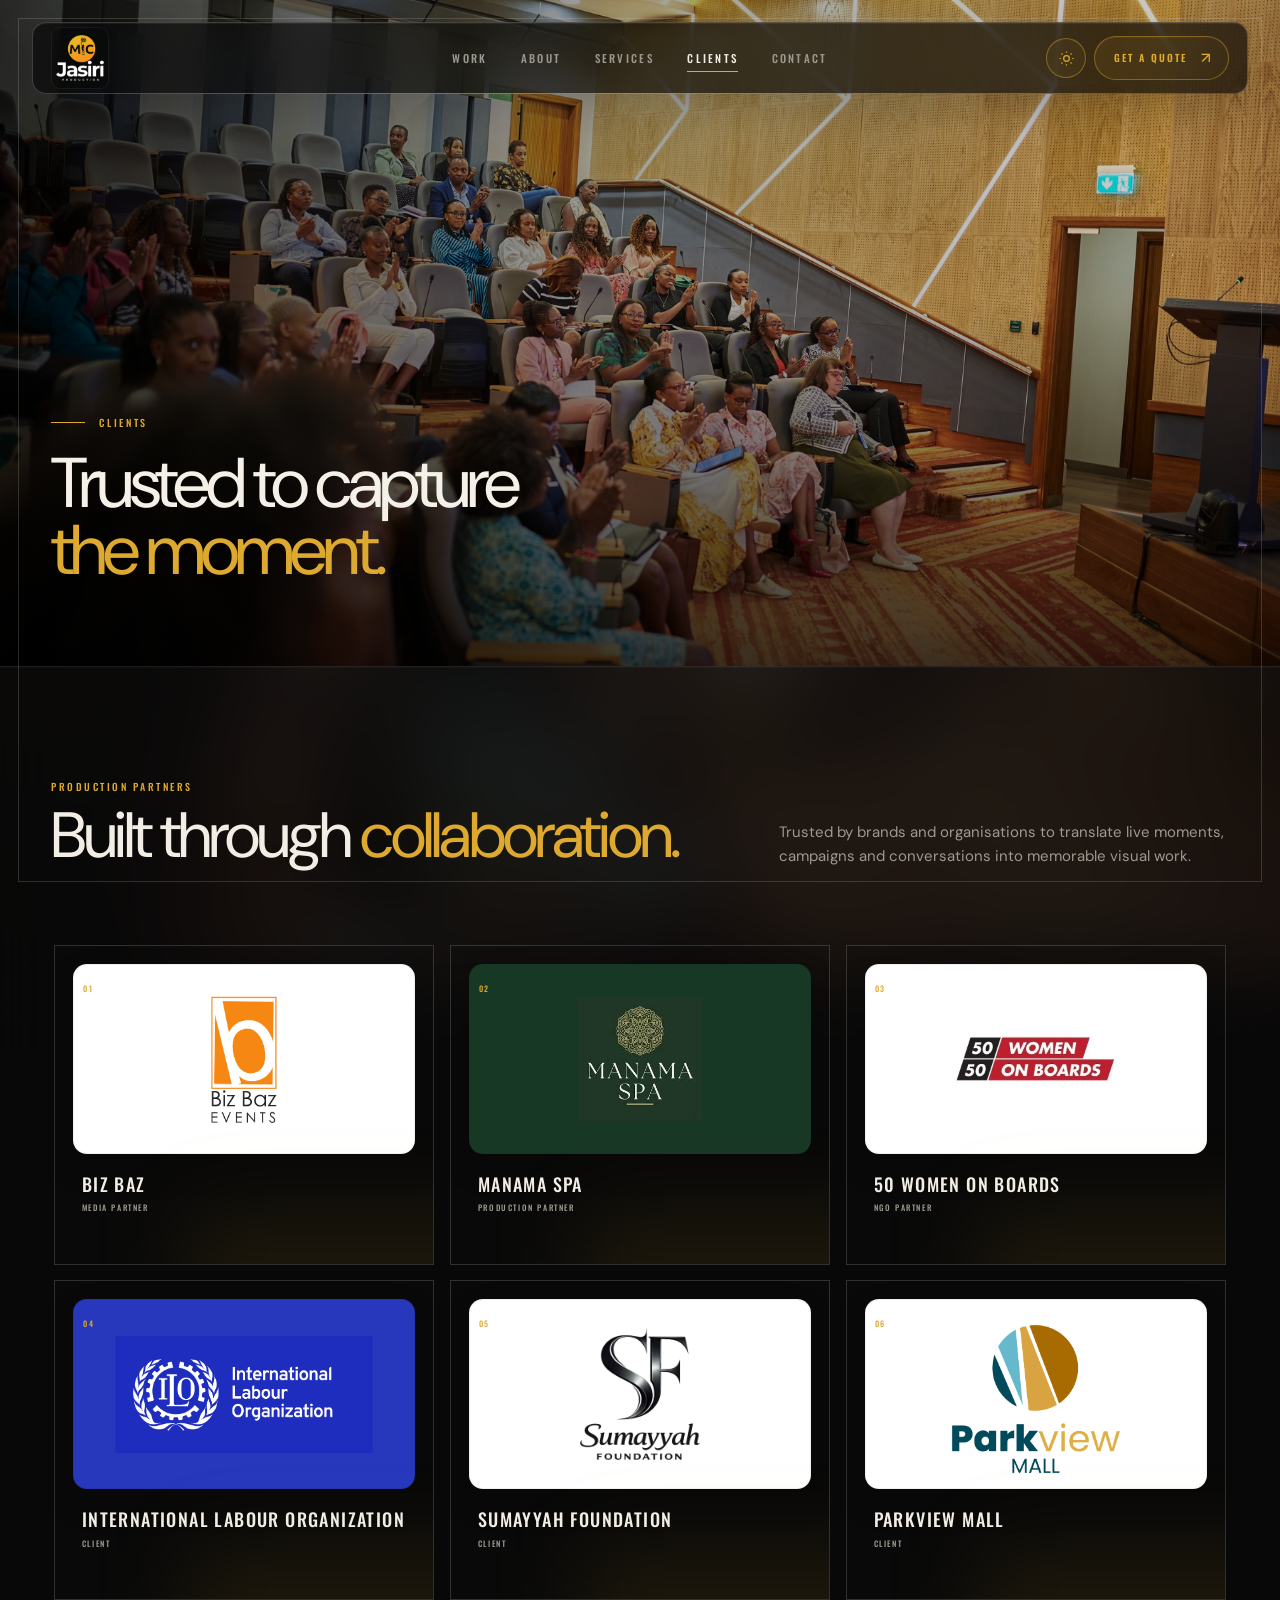
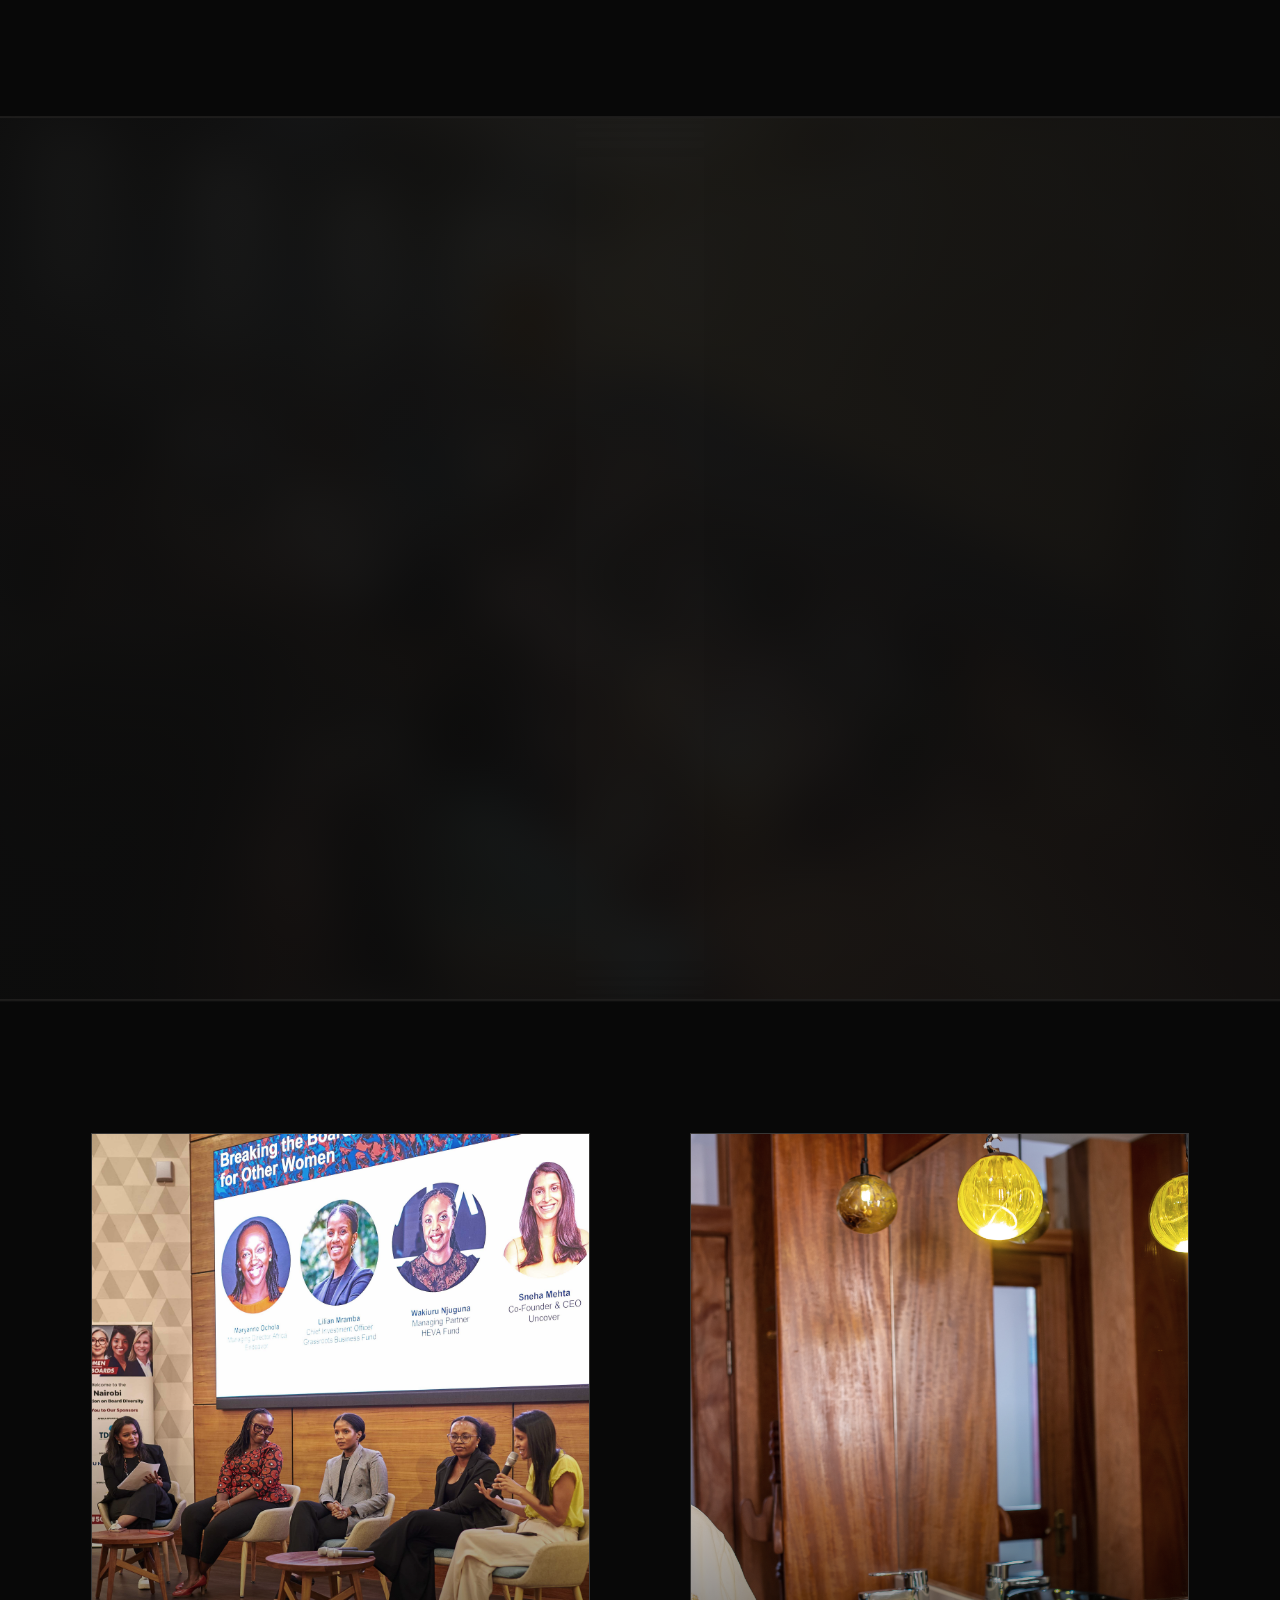
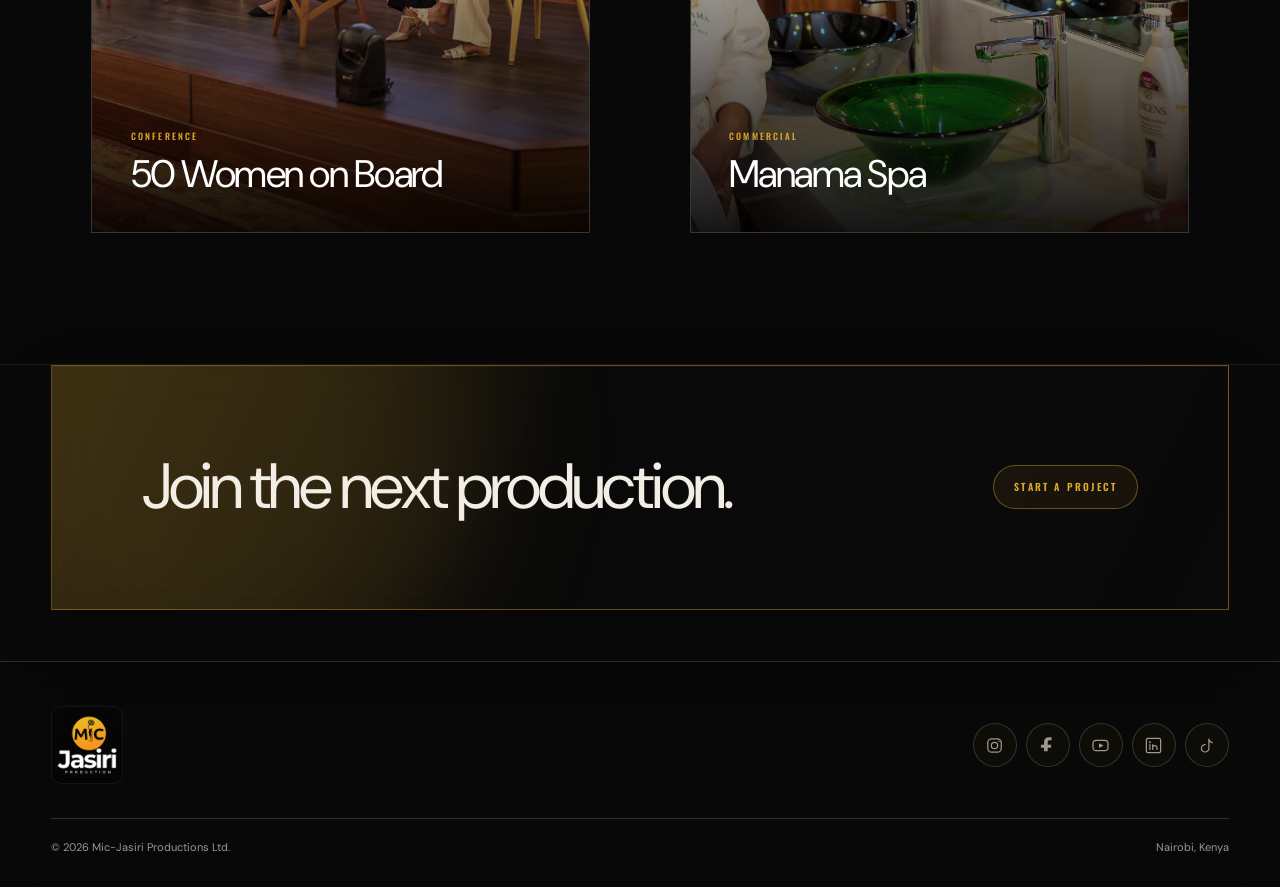
<file: clients.html>
<!doctype html><html lang="en" data-theme="dark"><head><meta charset="utf-8"><meta name="viewport" content="width=device-width,initial-scale=1"><meta name="theme-color" content="#090909"><meta name="description" content="Clients and production partners of Mic-Jasiri Productions."><title>Clients | Mic-Jasiri Productions</title><link rel="icon" href="faviconL.png"><link rel="stylesheet" href="assets/css/site.css?v=20261006-01"><script>(()=>{try{document.documentElement.dataset.theme=localStorage.getItem('micjasiri-theme')||'dark'}catch(error){}})()</script></head><body><a class="skip" href="#main">Skip to content</a><div class="site-frame" aria-hidden="true"></div><div class="page-wipe" aria-hidden="true"></div>
<header class="site-nav"><a class="brand" href="index.html" aria-label="Mic-Jasiri Productions home"><span class="brand-mark" aria-hidden="true"><img class="brand-logo" src="mic-jasiri-logo-white.png" alt=""></span></a><nav class="desktop-nav" aria-label="Primary navigation"><a href="work.html">Work</a><a href="about.html">About</a><a href="services.html">Services</a><a href="clients.html" aria-current="page">Clients</a><a href="contact.html">Contact</a></nav><div class="nav-actions"><button class="icon-button" type="button" data-theme-toggle aria-label="Switch to light mode" aria-pressed="false"><svg class="sun" viewBox="0 0 24 24"><circle cx="12" cy="12" r="4"/><path d="M12 2v2M12 20v2M4.9 4.9l1.4 1.4M17.7 17.7l1.4 1.4M2 12h2M20 12h2M4.9 19.1l1.4-1.4M17.7 6.3l1.4-1.4"/></svg><svg class="moon" viewBox="0 0 24 24"><path d="M20.5 14.2A8.5 8.5 0 0 1 9.8 3.5a8.5 8.5 0 1 0 10.7 10.7Z"/></svg></button><a class="quote-button" href="contact.html">Get a quote</a><button class="menu-button" type="button" data-menu-toggle aria-label="Open navigation menu" aria-expanded="false" aria-controls="mobilePanel"><span></span><span></span><span></span></button></div></header>
<nav class="mobile-panel" id="mobilePanel" data-mobile-panel aria-label="Mobile navigation" aria-hidden="true"><a href="index.html">Home</a><a href="work.html">Work</a><a href="about.html">About</a><a href="services.html">Services</a><a href="clients.html" aria-current="page">Clients</a><a href="contact.html">Contact</a></nav>
<main id="main"><section class="hero page-hero"><div class="hero-media"><img src="assets/work/conference-audience.jpg" alt="Conference audience during a Mic-Jasiri production"></div><div class="hero-content reveal"><div class="eyebrow">Clients</div><h1>Trusted to capture <em>the moment.</em></h1></div></section>
<section class="section partners-section" id="partners"><div class="section-heading reveal"><div><div class="kicker">Production partners</div><h2>Built through <em>collaboration.</em></h2></div><p>Trusted by brands and organisations to translate live moments, campaigns and conversations into memorable visual work.</p></div><div class="client-grid partner-logo-grid reveal"><article class="client partner-logo-card"><span class="partner-index">01</span><div class="partner-logo-stage"><img class="partner-logo-biz" src="assets/clients/biz-baz-logo.png" alt="Biz Baz Events logo" loading="lazy"></div><div class="partner-meta"><strong>Biz Baz</strong><span>Media partner</span></div></article><article class="client partner-logo-card"><span class="partner-index">02</span><div class="partner-logo-stage partner-logo-stage-dark"><img class="partner-logo-manama" src="assets/clients/manama-spa.jpeg" alt="Manama Spa logo" loading="lazy"></div><div class="partner-meta"><strong>Manama Spa</strong><span>Production partner</span></div></article><article class="client partner-logo-card"><span class="partner-index">03</span><div class="partner-logo-stage"><img class="partner-logo-wob" src="assets/clients/5050-women-on-boards.jpg" alt="50 Women on Boards logo" loading="lazy"></div><div class="partner-meta"><strong>50 Women on Boards</strong><span>NGO partner</span></div></article><article class="client partner-logo-card"><span class="partner-index">04</span><div class="partner-logo-stage partner-logo-stage-ilo"><img class="partner-logo-ilo" src="assets/clients/international-labour-organization.avif" alt="International Labour Organization logo" loading="lazy"></div><div class="partner-meta"><strong>International Labour Organization</strong><span>Client</span></div></article><article class="client partner-logo-card"><span class="partner-index">05</span><div class="partner-logo-stage"><img class="partner-logo-sumayyah" src="assets/clients/sumayyah-foundation.webp" alt="Sumayyah Foundation logo" loading="lazy"></div><div class="partner-meta"><strong>Sumayyah Foundation</strong><span>Client</span></div></article><article class="client partner-logo-card"><span class="partner-index">06</span><div class="partner-logo-stage"><img class="partner-logo-parkview" src="assets/clients/parkview-mall.png" alt="Parkview Mall logo" loading="lazy"></div><div class="partner-meta"><strong>Parkview Mall</strong><span>Client</span></div></article></div></section>
<section class="section alt image-atmosphere client-reviews-section" id="reviews" style="--section-backdrop:url('../../assets/work/conference-audience.jpg')"><div class="section-heading client-review-heading reveal"><div><div class="kicker">What clients say</div><h2>Happy <em>clients.</em></h2></div><div class="review-summary" aria-label="Client review summary"><strong>5.0</strong><span><span class="review-stars" aria-label="5 out of 5 stars">★★★★★</span><small>Average partner rating</small></span></div></div><div class="testimonial-grid client-review-grid"><article class="testimonial client-review-card reveal"><div class="client-review-top"><span class="review-stars" aria-label="5 out of 5 stars">★★★★★</span><span class="review-quote" aria-hidden="true">“</span></div><blockquote>Mic-Jasiri delivered outstanding work for us. Their professionalism, creativity and attention to detail exceeded our expectations at every stage of the production.</blockquote><footer><span class="review-logo-stage"><img src="assets/clients/biz-baz-logo.png" alt="Biz Baz Events logo" loading="lazy"></span><span class="review-client"><strong>Biz Baz</strong><small>Media Partner</small></span></footer></article><article class="testimonial client-review-card reveal"><div class="client-review-top"><span class="review-stars" aria-label="5 out of 5 stars">★★★★★</span><span class="review-quote" aria-hidden="true">“</span></div><blockquote>Working with Ali and the Mic-Jasiri team was a remarkable experience. They captured our story with authenticity and delivered a production we are truly proud of.</blockquote><footer><span class="review-logo-stage"><img src="assets/clients/5050-women-on-boards.jpg" alt="50 Women on Boards logo" loading="lazy"></span><span class="review-client"><strong>50 Women on Boards</strong><small>NGO Partner</small></span></footer></article><article class="testimonial client-review-card reveal"><div class="client-review-top"><span class="review-stars" aria-label="5 out of 5 stars">★★★★★</span><span class="review-quote" aria-hidden="true">“</span></div><blockquote>The quality and professionalism Mic-Jasiri brought to our production was exceptional. A team that truly understands how to bring a vision to life on screen.</blockquote><footer><span class="review-logo-stage review-logo-dark"><img src="assets/clients/manama-spa.jpeg" alt="Manama Spa logo" loading="lazy"></span><span class="review-client"><strong>Manama Spa</strong><small>Production Partner</small></span></footer></article></div></section>
<section class="section"><div class="work-grid"><figure class="work-card reveal"><img src="50.jpg" alt="50 Women on Board event" loading="lazy"><figcaption class="work-meta"><span>Conference</span><h3>50 Women on Board</h3></figcaption></figure><figure class="work-card reveal"><img src="manama.jpg" alt="Manama Spa production" loading="lazy"><figcaption class="work-meta"><span>Commercial</span><h3>Manama Spa</h3></figcaption></figure></div></section><section class="cta-panel reveal"><h2>Join the next production.</h2><a class="button" href="contact.html">Start a project</a></section></main>
<footer class="footer"><div class="footer-top"><a class="footer-brand" href="index.html"><span class="footer-brand-mark" aria-hidden="true"><img class="brand-logo" src="mic-jasiri-logo-white.png" alt=""></span></a><div class="socials social-icons" aria-label="Social media"><a href="https://www.instagram.com/mic_jasiri?igsh=bXJtYTFuajl4eHQ2&amp;utm_source=qr" target="_blank" rel="noopener" aria-label="Instagram"><svg viewBox="0 0 24 24" aria-hidden="true"><rect x="3.5" y="3.5" width="17" height="17" rx="5"/><circle cx="12" cy="12" r="4"/><circle class="social-dot" cx="17.5" cy="6.7" r="1"/></svg></a><a href="https://www.facebook.com/share/1CodxeUPYJ/?mibextid=wwXIfr" target="_blank" rel="noopener" aria-label="Facebook"><svg viewBox="0 0 24 24" aria-hidden="true"><path class="social-fill" d="M14.2 8.2h3V4.4c-.5-.1-2.2-.2-4.1-.2-4 0-6.7 2.4-6.7 6.9V15H2v4.3h4.4V24h5.3v-4.7h4.4l.7-4.3h-5.1v-3.5c0-1.3.4-3.3 2.5-3.3Z" transform="translate(2 -2) scale(.88)"/></svg></a><a href="https://www.youtube.com/@MICJASIRI" target="_blank" rel="noopener" aria-label="YouTube"><svg viewBox="0 0 24 24" aria-hidden="true"><rect x="2.5" y="5.5" width="19" height="13" rx="4"/><path class="social-fill" d="m10 9 6 3-6 3Z"/></svg></a><a href="https://www.linkedin.com/company/mic-jasiri/" target="_blank" rel="noopener" aria-label="LinkedIn"><svg viewBox="0 0 24 24" aria-hidden="true"><rect x="3" y="3" width="18" height="18" rx="2"/><circle class="social-fill" cx="7.5" cy="8" r="1.3"/><path d="M7.5 11v6M11 17v-6m0 2.6c.8-1.8 5.5-2.2 5.5 1.5V17"/></svg></a><a href="https://www.tiktok.com/@mic.jasiri.produc?_r=1&amp;_t=ZS-95igLde9VGX" target="_blank" rel="noopener" aria-label="TikTok"><svg viewBox="0 0 24 24" aria-hidden="true"><path d="M15 4v11.5a4.7 4.7 0 1 1-4.7-4.7M15 4c.4 2.5 1.8 4 4.5 4.5"/></svg></a></div></div><div class="footer-bottom"><span>© 2026 Mic-Jasiri Productions Ltd.</span><span>Nairobi, Kenya</span></div></footer><script src="assets/js/site.js"></script></body></html>
</file>
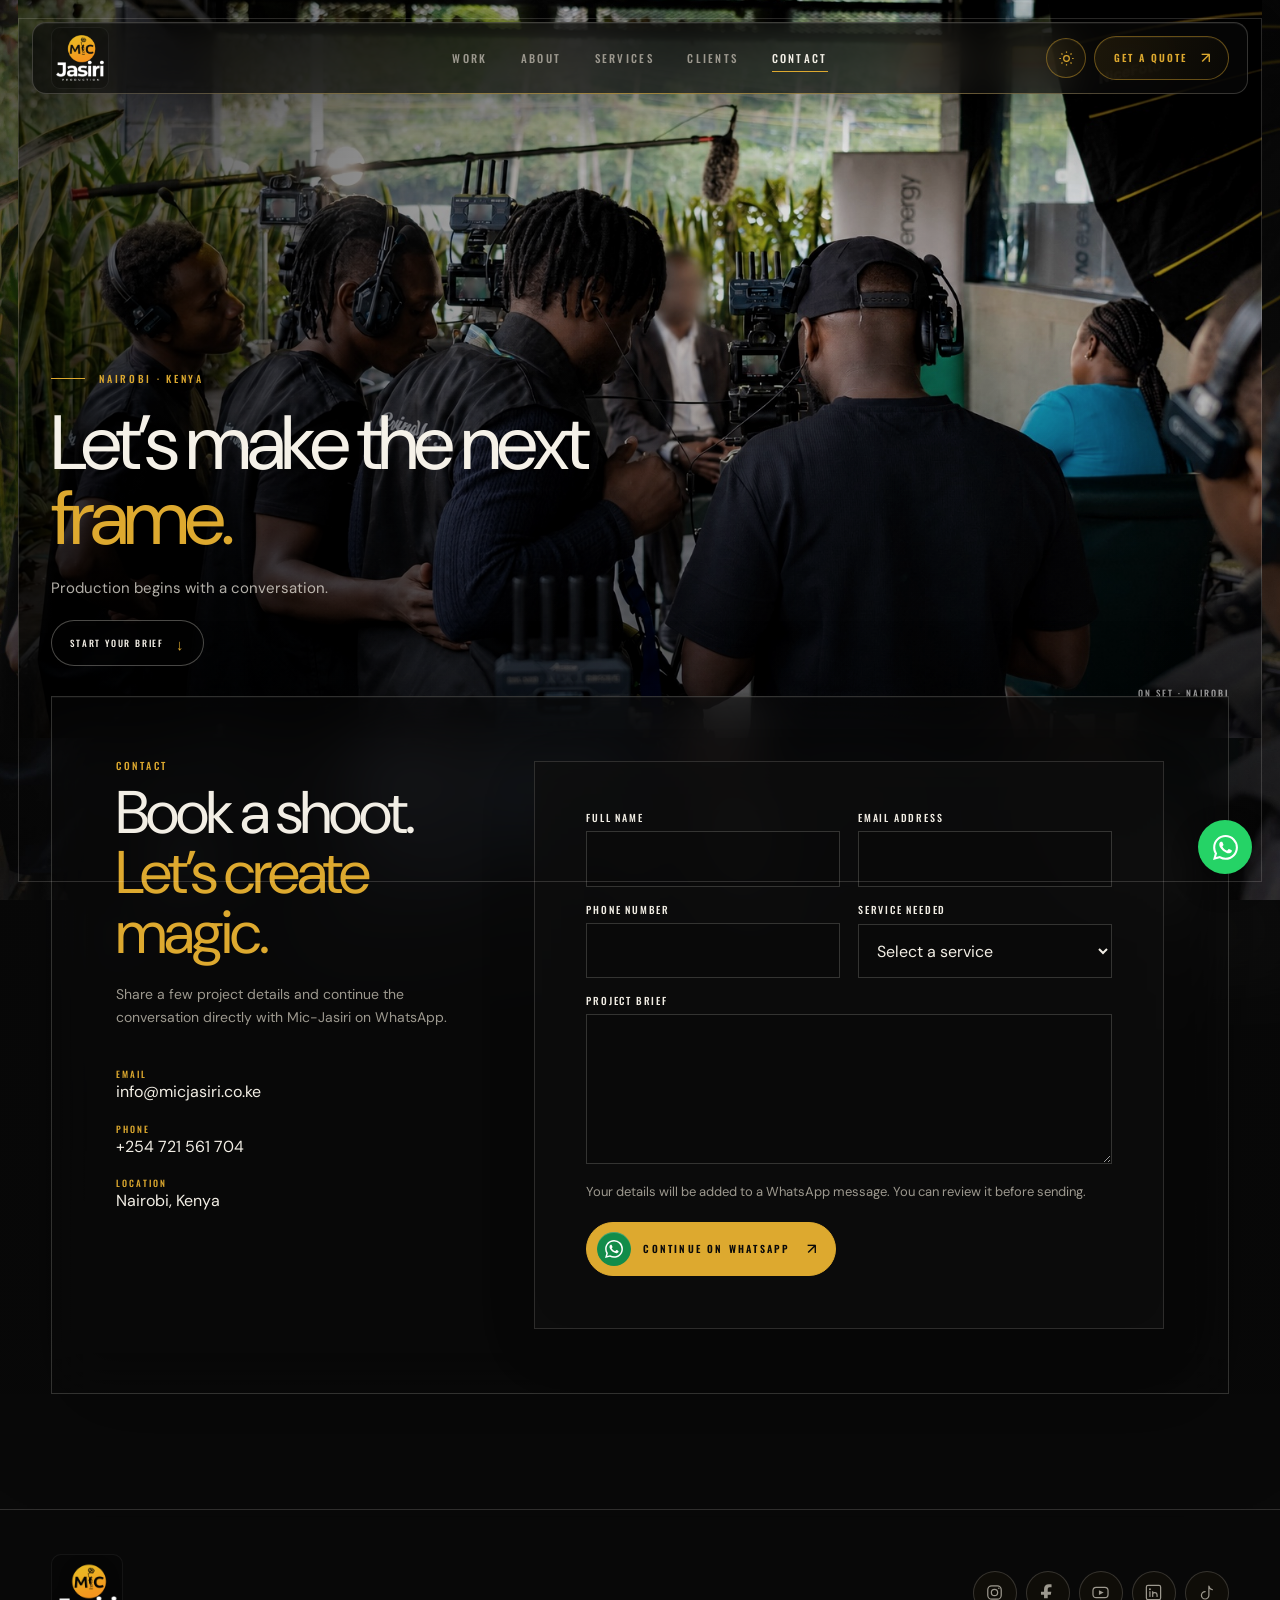
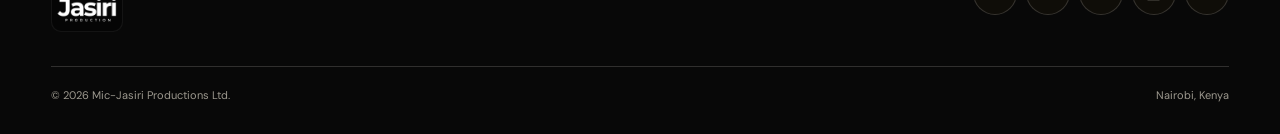
<file: contact.html>
<!doctype html><html lang="en" data-theme="dark"><head><meta charset="utf-8"><meta name="viewport" content="width=device-width,initial-scale=1"><meta name="theme-color" content="#090909"><meta name="description" content="Contact Mic-Jasiri Productions in Nairobi to discuss a production."><title>Contact | Mic-Jasiri Productions</title><link rel="icon" href="faviconL.png"><link rel="stylesheet" href="assets/css/site.css?v=20260902-16"><script>(()=>{try{document.documentElement.dataset.theme=localStorage.getItem('micjasiri-theme')||'dark'}catch(error){}})()</script></head><body><a class="skip" href="#main">Skip to content</a><div class="site-frame" aria-hidden="true"></div><div class="page-wipe" aria-hidden="true"></div>
<header class="site-nav"><a class="brand" href="index.html" aria-label="Mic-Jasiri Productions home"><span class="brand-mark" aria-hidden="true"><img class="brand-logo" src="mic-jasiri-logo-white.png" alt=""></span></a><nav class="desktop-nav" aria-label="Primary navigation"><a href="work.html">Work</a><a href="about.html">About</a><a href="services.html">Services</a><a href="clients.html">Clients</a><a href="contact.html" aria-current="page">Contact</a></nav><div class="nav-actions"><button class="icon-button" type="button" data-theme-toggle aria-label="Switch to light mode" aria-pressed="false"><svg class="sun" viewBox="0 0 24 24"><circle cx="12" cy="12" r="4"/><path d="M12 2v2M12 20v2M4.9 4.9l1.4 1.4M17.7 17.7l1.4 1.4M2 12h2M20 12h2M4.9 19.1l1.4-1.4M17.7 6.3l1.4-1.4"/></svg><svg class="moon" viewBox="0 0 24 24"><path d="M20.5 14.2A8.5 8.5 0 0 1 9.8 3.5a8.5 8.5 0 1 0 10.7 10.7Z"/></svg></button><a class="quote-button" href="contact.html" aria-current="page">Get a quote</a><button class="menu-button" type="button" data-menu-toggle aria-label="Open navigation menu" aria-expanded="false" aria-controls="mobilePanel"><span></span><span></span><span></span></button></div></header>
<nav class="mobile-panel" id="mobilePanel" data-mobile-panel aria-label="Mobile navigation" aria-hidden="true"><a href="index.html">Home</a><a href="work.html">Work</a><a href="about.html">About</a><a href="services.html">Services</a><a href="clients.html">Clients</a><a href="contact.html" aria-current="page">Contact</a></nav>
<main id="main" class="contact-page"><section class="contact-hero"><div class="contact-hero-media"><img src="assets/contact/REM00304-anonymized.jpg" alt="Mic-Jasiri crew filming an anonymized interview subject"></div><div class="contact-hero-copy reveal"><div class="eyebrow">Nairobi · Kenya</div><h1>Let’s make the next <em>frame.</em></h1><p>Production begins with a conversation.</p><a href="#project-enquiry">Start your brief <span>↓</span></a></div><div class="contact-image-note">On set · Nairobi</div></section>
<section class="contact-stage" id="project-enquiry"><div class="contact-glass-shell"><div class="contact-copy reveal"><div class="kicker">Contact</div><h2>Book a shoot.<br><em>Let’s create magic.</em></h2><p>Share a few project details and continue the conversation directly with Mic-Jasiri on WhatsApp.</p><div class="contact-details"><a href="mailto:info@micjasiri.co.ke"><span>Email</span>info@micjasiri.co.ke</a><a href="tel:+254721561704"><span>Phone</span>+254 721 561 704</a><div><span>Location</span>Nairobi, Kenya</div></div></div>
<form class="contact-form reveal" id="contactForm" data-whatsapp-form><div class="form-row"><div class="field"><label for="name">Full name</label><input id="name" name="name" autocomplete="name" required></div><div class="field"><label for="email">Email address</label><input id="email" name="email" type="email" autocomplete="email" required></div></div><div class="form-row"><div class="field"><label for="phone">Phone number</label><input id="phone" name="phone" type="tel" autocomplete="tel"></div><div class="field"><label for="service">Service needed</label><select id="service" name="service"><option value="">Select a service</option><option>Documentaries &amp; Interviews</option><option>Concerts &amp; Events Coverage</option><option>Commercials &amp; Brand Films</option><option>Corporate Productions</option><option>Livestream Production</option><option>Photography</option><option>Other / Custom Project</option></select></div></div><div class="field"><label for="message">Project brief</label><textarea id="message" name="message" required></textarea></div><p class="form-status" role="status">Your details will be added to a WhatsApp message. You can review it before sending.</p><button class="button whatsapp-submit" type="submit"><span class="whatsapp-submit-icon" aria-hidden="true"><svg viewBox="0 0 24 24"><path d="M17.47 14.38c-.3-.15-1.76-.87-2.03-.97-.27-.1-.47-.15-.67.15-.2.3-.77.97-.94 1.16-.17.2-.35.22-.64.08-.3-.15-1.26-.46-2.39-1.48-.88-.79-1.48-1.76-1.65-2.06-.17-.3-.02-.46.13-.61.13-.13.3-.35.45-.52.15-.17.2-.3.3-.5.1-.2.05-.37-.03-.52-.07-.15-.67-1.61-.92-2.21-.24-.58-.49-.5-.67-.51h-.57c-.2 0-.52.07-.79.37-.27.3-1.04 1.02-1.04 2.48s1.07 2.88 1.21 3.07c.15.2 2.1 3.2 5.08 4.49.71.31 1.26.49 1.69.63.71.23 1.36.2 1.87.12.57-.09 1.76-.72 2.01-1.41.25-.69.25-1.29.17-1.41-.07-.12-.27-.2-.57-.35M12.05 21.79h-.01a9.87 9.87 0 0 1-5.03-1.38l-.36-.21-3.74.98 1-3.65-.24-.37a9.86 9.86 0 0 1-1.51-5.26c0-5.45 4.44-9.88 9.89-9.88 2.64 0 5.12 1.03 6.99 2.9a9.83 9.83 0 0 1 2.89 6.99c0 5.45-4.44 9.88-9.88 9.88M20.46 3.49A11.82 11.82 0 0 0 12.05 0C5.5 0 .16 5.34.16 11.89c0 2.1.55 4.14 1.59 5.95L.06 24l6.3-1.65a11.88 11.88 0 0 0 5.68 1.45h.01c6.55 0 11.89-5.34 11.89-11.89 0-3.18-1.23-6.16-3.48-8.42z"/></svg></span><span>Continue on WhatsApp</span><b aria-hidden="true">↗</b></button></form></div></section></main>
<footer class="footer"><div class="footer-top"><a class="footer-brand" href="index.html"><span class="footer-brand-mark" aria-hidden="true"><img class="brand-logo" src="mic-jasiri-logo-white.png" alt=""></span></a><div class="socials social-icons" aria-label="Social media"><a href="https://www.instagram.com/mic_jasiri?igsh=bXJtYTFuajl4eHQ2&amp;utm_source=qr" target="_blank" rel="noopener" aria-label="Instagram"><svg viewBox="0 0 24 24" aria-hidden="true"><rect x="3.5" y="3.5" width="17" height="17" rx="5"/><circle cx="12" cy="12" r="4"/><circle class="social-dot" cx="17.5" cy="6.7" r="1"/></svg></a><a href="https://www.facebook.com/share/1CodxeUPYJ/?mibextid=wwXIfr" target="_blank" rel="noopener" aria-label="Facebook"><svg viewBox="0 0 24 24" aria-hidden="true"><path class="social-fill" d="M14.2 8.2h3V4.4c-.5-.1-2.2-.2-4.1-.2-4 0-6.7 2.4-6.7 6.9V15H2v4.3h4.4V24h5.3v-4.7h4.4l.7-4.3h-5.1v-3.5c0-1.3.4-3.3 2.5-3.3Z" transform="translate(2 -2) scale(.88)"/></svg></a><a href="https://www.youtube.com/@MICJASIRI" target="_blank" rel="noopener" aria-label="YouTube"><svg viewBox="0 0 24 24" aria-hidden="true"><rect x="2.5" y="5.5" width="19" height="13" rx="4"/><path class="social-fill" d="m10 9 6 3-6 3Z"/></svg></a><a href="https://www.linkedin.com/company/mic-jasiri/" target="_blank" rel="noopener" aria-label="LinkedIn"><svg viewBox="0 0 24 24" aria-hidden="true"><rect x="3" y="3" width="18" height="18" rx="2"/><circle class="social-fill" cx="7.5" cy="8" r="1.3"/><path d="M7.5 11v6M11 17v-6m0 2.6c.8-1.8 5.5-2.2 5.5 1.5V17"/></svg></a><a href="https://www.tiktok.com/@mic.jasiri.produc?_r=1&amp;_t=ZS-95igLde9VGX" target="_blank" rel="noopener" aria-label="TikTok"><svg viewBox="0 0 24 24" aria-hidden="true"><path d="M15 4v11.5a4.7 4.7 0 1 1-4.7-4.7M15 4c.4 2.5 1.8 4 4.5 4.5"/></svg></a></div></div><div class="footer-bottom"><span>© 2026 Mic-Jasiri Productions Ltd.</span><span>Nairobi, Kenya</span></div></footer><a class="whatsapp" href="https://wa.me/254721561704?text=Hi%20Mic-Jasiri%20Productions%2C%20I%27d%20like%20to%20enquire%20about%20your%20services." target="_blank" rel="noopener" aria-label="Chat on WhatsApp"><svg viewBox="0 0 24 24"><path d="M17.47 14.38c-.3-.15-1.76-.87-2.03-.97-.27-.1-.47-.15-.67.15-.2.3-.77.97-.94 1.16-.17.2-.35.22-.64.08-.3-.15-1.26-.46-2.39-1.48-.88-.79-1.48-1.76-1.65-2.06-.17-.3-.02-.46.13-.61.13-.13.3-.35.45-.52.15-.17.2-.3.3-.5.1-.2.05-.37-.03-.52-.07-.15-.67-1.61-.92-2.21-.24-.58-.49-.5-.67-.51h-.57c-.2 0-.52.07-.79.37-.27.3-1.04 1.02-1.04 2.48s1.07 2.88 1.21 3.07c.15.2 2.1 3.2 5.08 4.49.71.31 1.26.49 1.69.63.71.23 1.36.2 1.87.12.57-.09 1.76-.72 2.01-1.41.25-.69.25-1.29.17-1.41-.07-.12-.27-.2-.57-.35M12.05 21.79h-.01a9.87 9.87 0 0 1-5.03-1.38l-.36-.21-3.74.98 1-3.65-.24-.37a9.86 9.86 0 0 1-1.51-5.26c0-5.45 4.44-9.88 9.89-9.88 2.64 0 5.12 1.03 6.99 2.9a9.83 9.83 0 0 1 2.89 6.99c0 5.45-4.44 9.88-9.88 9.88M20.46 3.49A11.82 11.82 0 0 0 12.05 0C5.5 0 .16 5.34.16 11.89c0 2.1.55 4.14 1.59 5.95L.06 24l6.3-1.65a11.88 11.88 0 0 0 5.68 1.45h.01c6.55 0 11.89-5.34 11.89-11.89 0-3.18-1.23-6.16-3.48-8.42z"/></svg></a><script src="assets/js/site.js?v=20260902-12"></script></body></html>
</file>
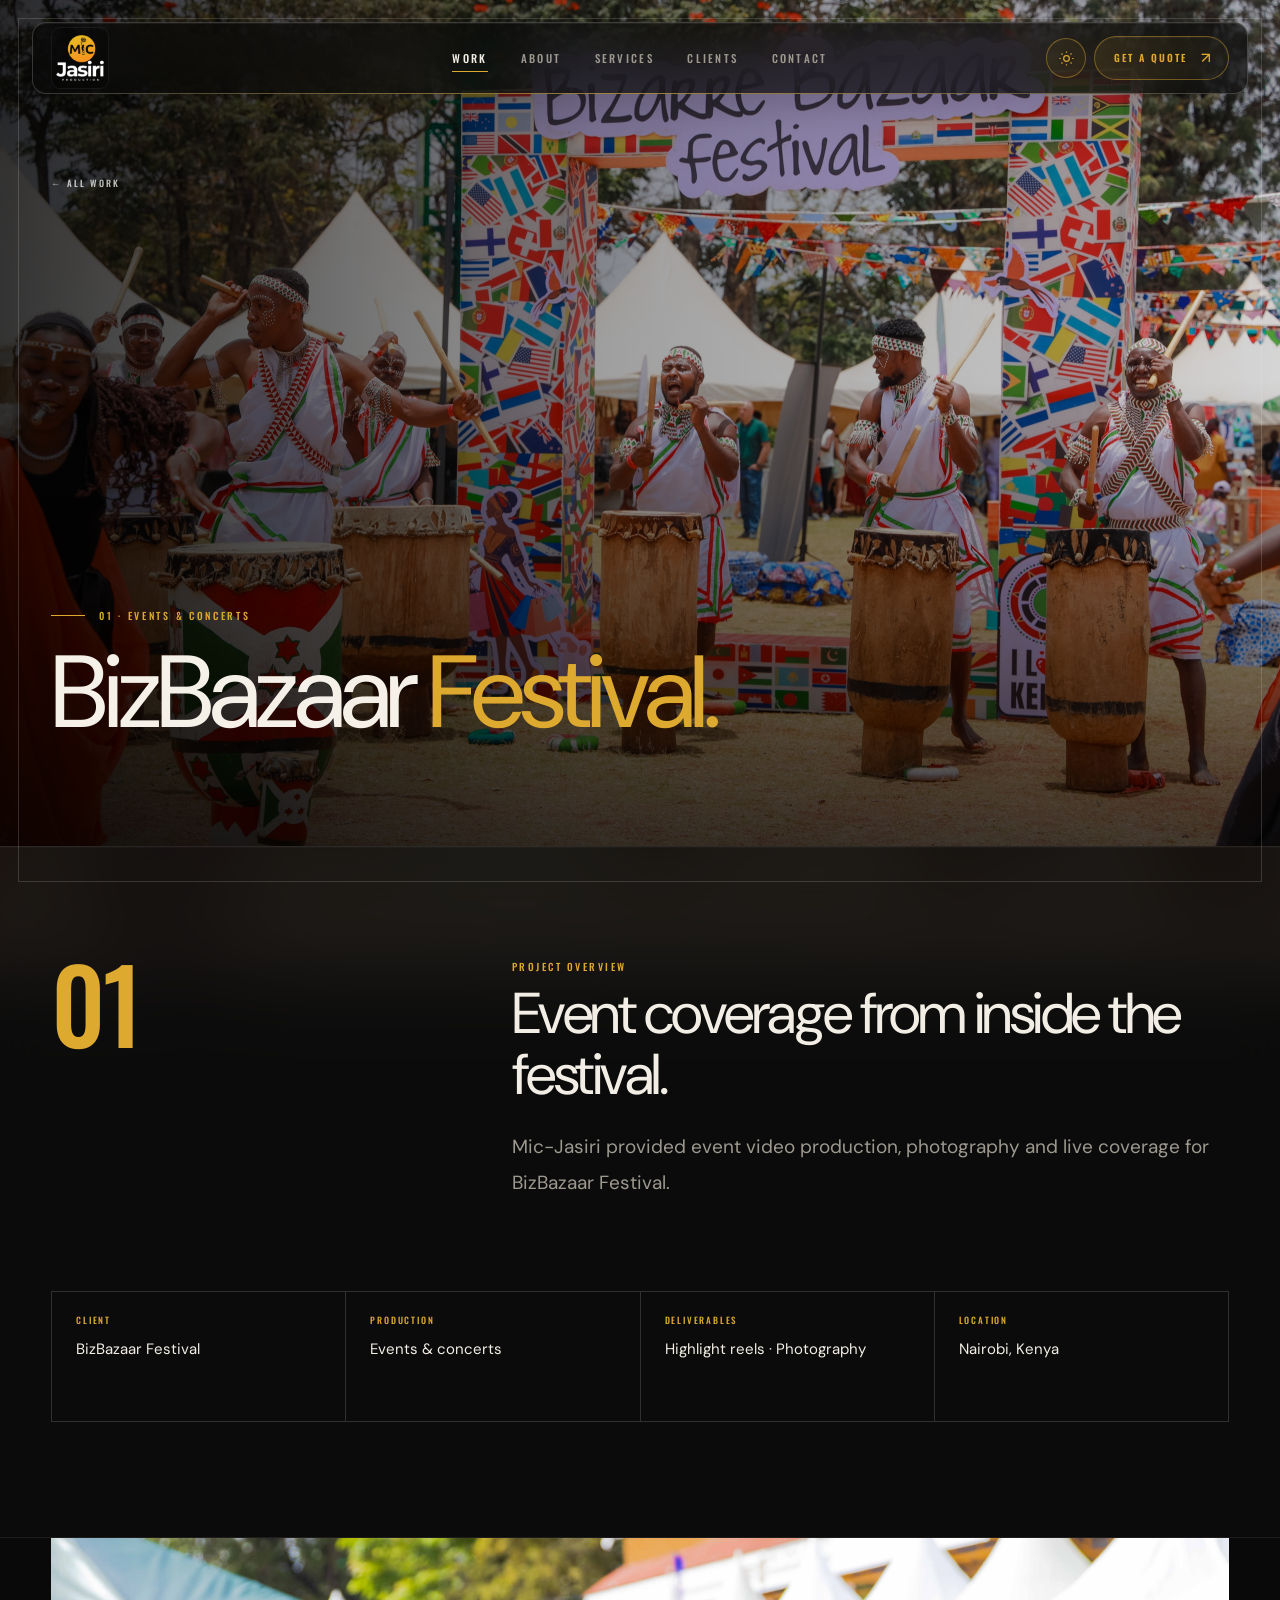
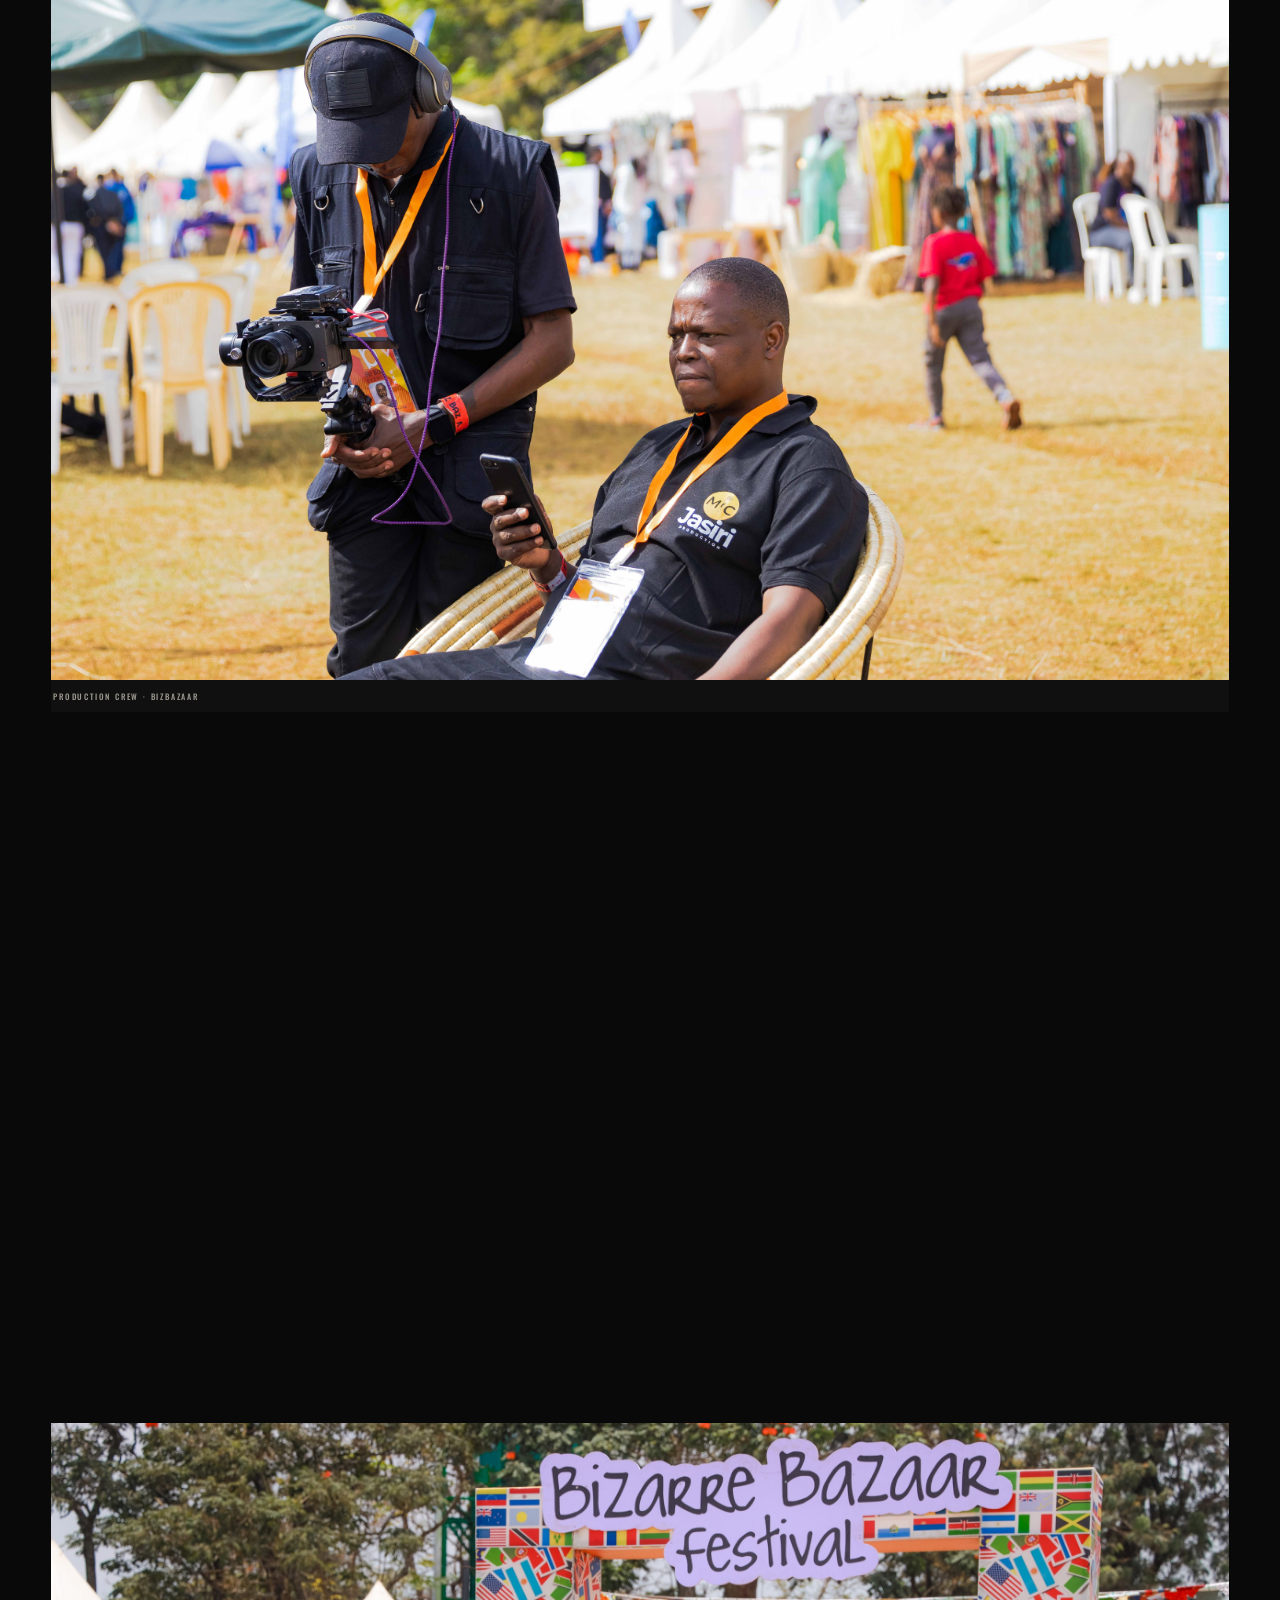
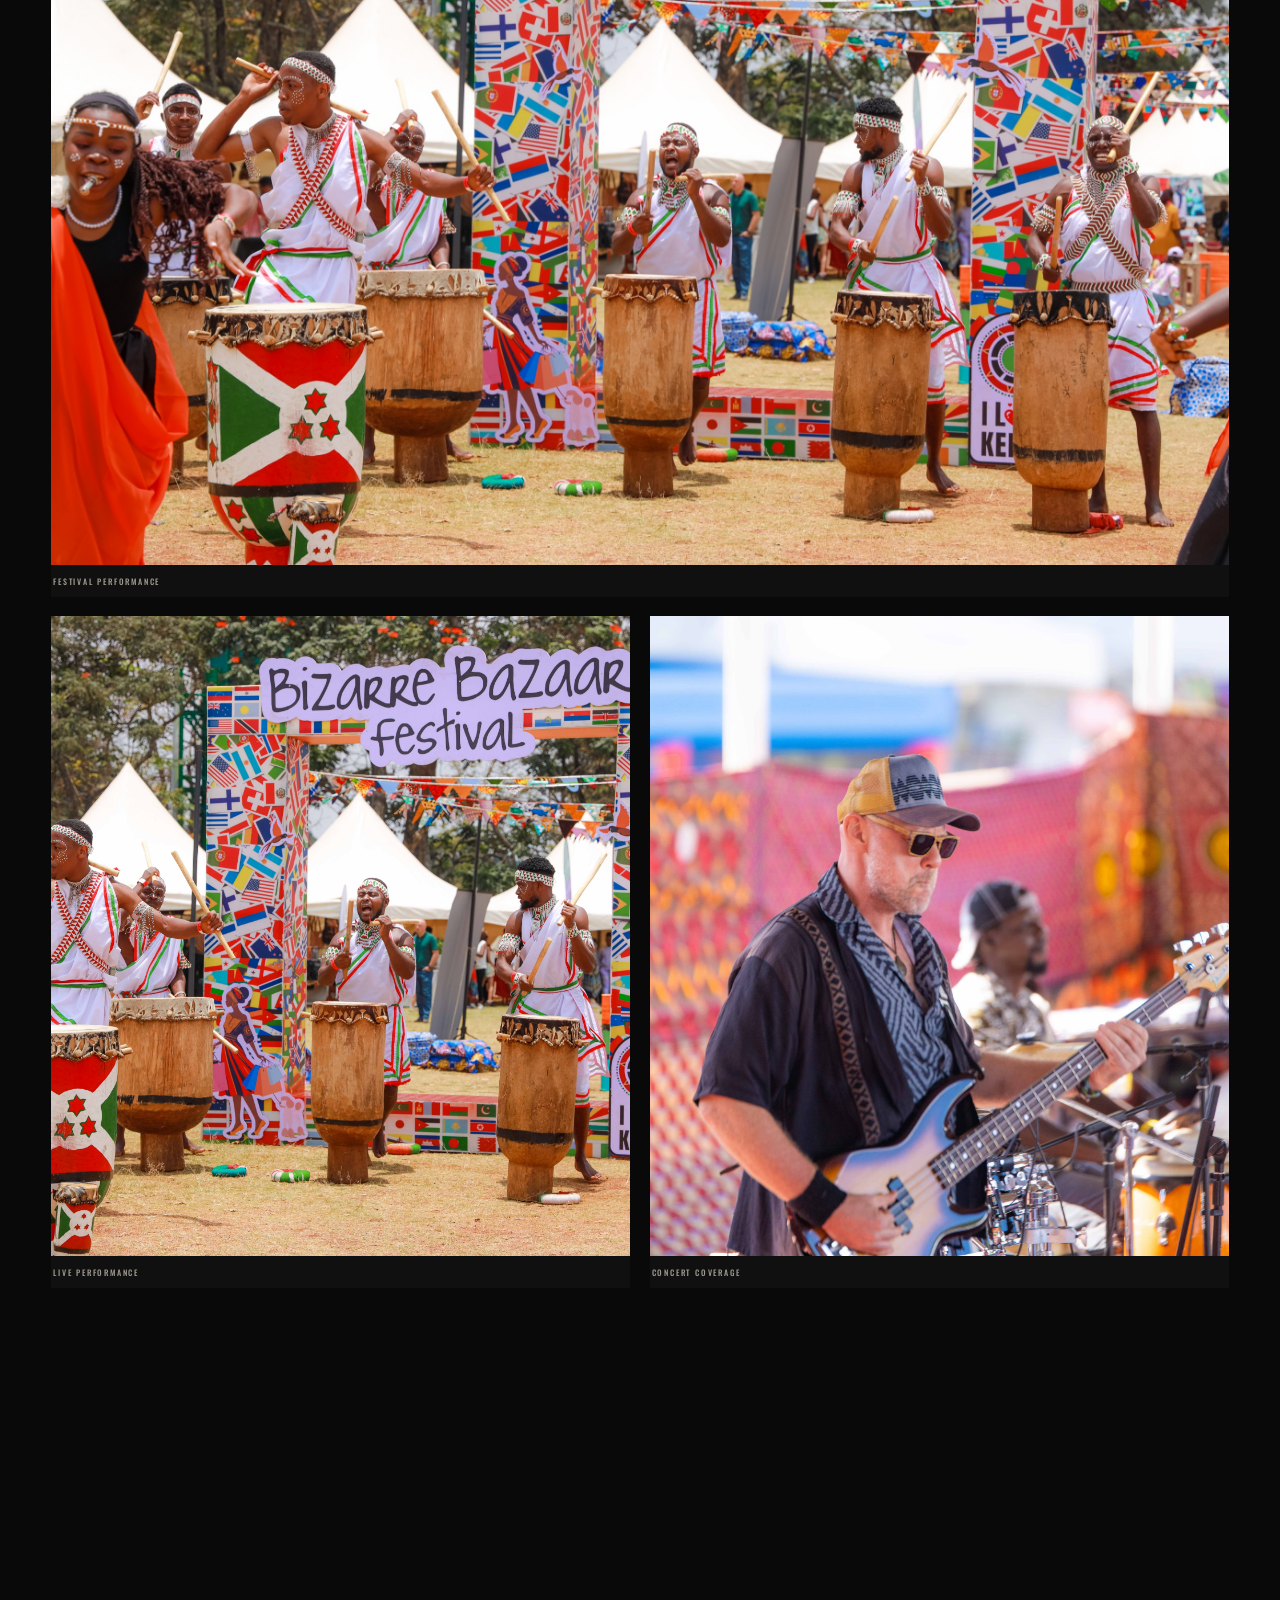
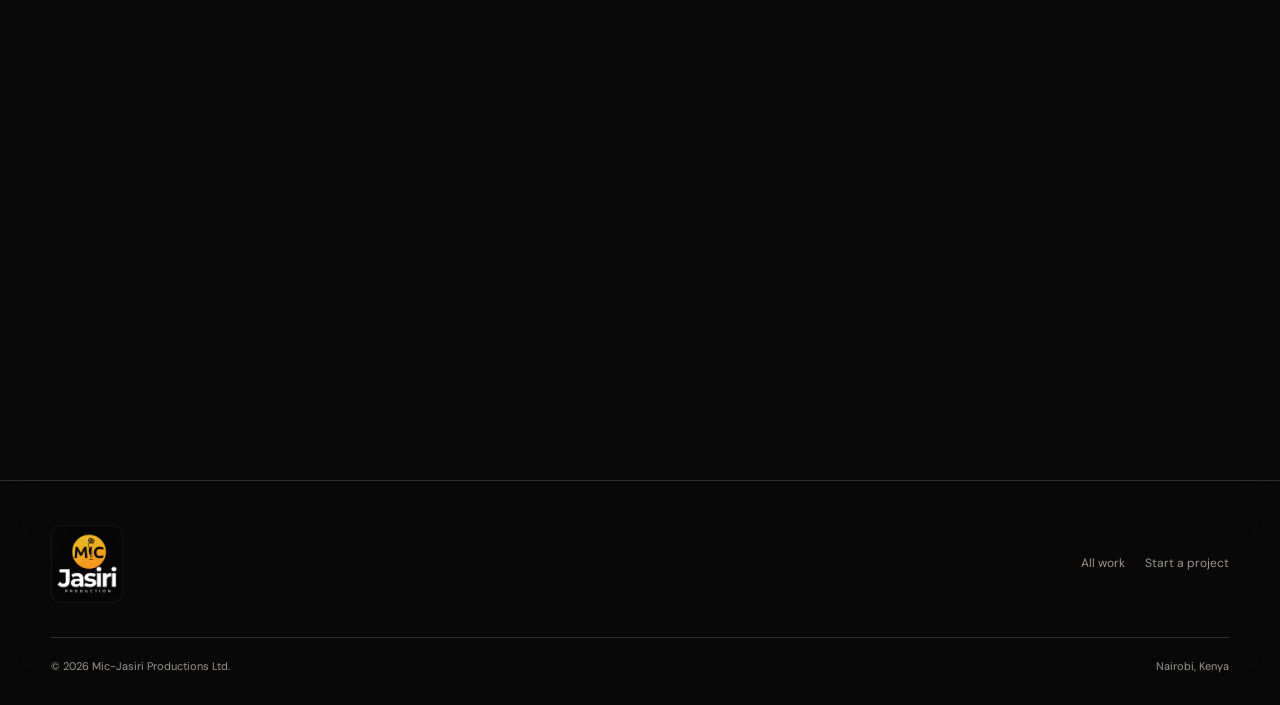
<file: project-bizbazaar.html>
<!doctype html><html lang="en" data-theme="dark"><head><meta charset="utf-8"><meta name="viewport" content="width=device-width,initial-scale=1"><meta name="theme-color" content="#090909"><meta name="description" content="BizBazaar Festival event coverage by Mic-Jasiri Productions."><title>BizBazaar Festival | Mic-Jasiri Productions</title><link rel="icon" href="faviconL.png"><link rel="stylesheet" href="assets/css/site.css?v=20260902-16"><script>(()=>{try{document.documentElement.dataset.theme=localStorage.getItem('micjasiri-theme')||'dark'}catch(error){}})()</script></head><body><a class="skip" href="#main">Skip to content</a><div class="site-frame" aria-hidden="true"></div><div class="page-wipe" aria-hidden="true"></div>
<header class="site-nav"><a class="brand" href="index.html" aria-label="Mic-Jasiri Productions home"><span class="brand-mark" aria-hidden="true"><img class="brand-logo" src="mic-jasiri-logo-white.png" alt=""></span></a><nav class="desktop-nav" aria-label="Primary navigation"><a href="work.html" aria-current="page">Work</a><a href="about.html">About</a><a href="services.html">Services</a><a href="clients.html">Clients</a><a href="contact.html">Contact</a></nav><div class="nav-actions"><button class="icon-button" type="button" data-theme-toggle aria-label="Switch to light mode" aria-pressed="false"><svg class="sun" viewBox="0 0 24 24"><circle cx="12" cy="12" r="4"/><path d="M12 2v2M12 20v2M4.9 4.9l1.4 1.4M17.7 17.7l1.4 1.4M2 12h2M20 12h2M4.9 19.1l1.4-1.4M17.7 6.3l1.4-1.4"/></svg><svg class="moon" viewBox="0 0 24 24"><path d="M20.5 14.2A8.5 8.5 0 0 1 9.8 3.5a8.5 8.5 0 1 0 10.7 10.7Z"/></svg></button><a class="quote-button" href="contact.html">Get a quote</a><button class="menu-button" type="button" data-menu-toggle aria-label="Open navigation menu" aria-expanded="false" aria-controls="mobilePanel"><span></span><span></span><span></span></button></div></header>
<nav class="mobile-panel" id="mobilePanel" data-mobile-panel aria-label="Mobile navigation" aria-hidden="true"><a href="index.html">Home</a><a href="work.html" aria-current="page">Work</a><a href="about.html">About</a><a href="services.html">Services</a><a href="clients.html">Clients</a><a href="contact.html">Contact</a></nav>
<main id="main"><section class="hero project-hero"><div class="hero-media"><img src="assets/work/2N0A0928.jpg" alt="Traditional drummers performing at BizBazaar Festival"></div><a class="project-back" href="work.html">← All work</a><div class="hero-content reveal"><div class="eyebrow">01 · Events &amp; concerts</div><h1>BizBazaar <em>Festival.</em></h1></div></section>
<section class="section alt"><div class="project-overview reveal"><div class="project-number">01</div><div class="project-summary"><div class="kicker">Project overview</div><h2>Event coverage from inside the festival.</h2><p>Mic-Jasiri provided event video production, photography and live coverage for BizBazaar Festival.</p></div></div><div class="project-credits reveal"><div class="credit"><span>Client</span><strong>BizBazaar Festival</strong></div><div class="credit"><span>Production</span><strong>Events &amp; concerts</strong></div><div class="credit"><span>Deliverables</span><strong>Highlight reels · Photography</strong></div><div class="credit"><span>Location</span><strong>Nairobi, Kenya</strong></div></div></section>
<section class="project-gallery"><figure class="project-frame full reveal"><img src="IMG_0291.jpg" alt="Mic-Jasiri crew preparing a camera at BizBazaar" loading="lazy"><figcaption>Production crew · BizBazaar</figcaption></figure><figure class="project-frame reveal"><img src="IMG_0307.jpg" alt="Mic-Jasiri camera team during festival coverage" loading="lazy"><figcaption>Camera team</figcaption></figure><figure class="project-frame reveal"><img src="crowd.jpg" alt="Festival guests at BizBazaar" loading="lazy"><figcaption>Festival audience</figcaption></figure><figure class="project-frame full reveal"><img src="assets/work/2N0A0928.jpg" alt="Traditional drummers performing at BizBazaar Festival" loading="lazy"><figcaption>Festival performance</figcaption></figure><figure class="project-frame reveal"><img src="drum.jpg" alt="Drummer performing at the festival" loading="lazy"><figcaption>Live performance</figcaption></figure><figure class="project-frame reveal"><img src="guitar.jpg" alt="Guitarist performing at the festival" loading="lazy"><figcaption>Concert coverage</figcaption></figure></section>
<a class="next-project reveal" href="project-women-on-board.html"><img src="50.jpg" alt="50 Women on Board panel"><span class="next-project-copy"><span>Next project · 02</span><h2>50 Women on Board →</h2></span></a></main>
<footer class="footer"><div class="footer-top"><a class="footer-brand" href="index.html"><span class="footer-brand-mark" aria-hidden="true"><img class="brand-logo" src="mic-jasiri-logo-white.png" alt=""></span></a><div class="socials"><a href="work.html">All work</a><a href="contact.html">Start a project</a></div></div><div class="footer-bottom"><span>© 2026 Mic-Jasiri Productions Ltd.</span><span>Nairobi, Kenya</span></div></footer><script src="assets/js/site.js"></script></body></html>
</file>
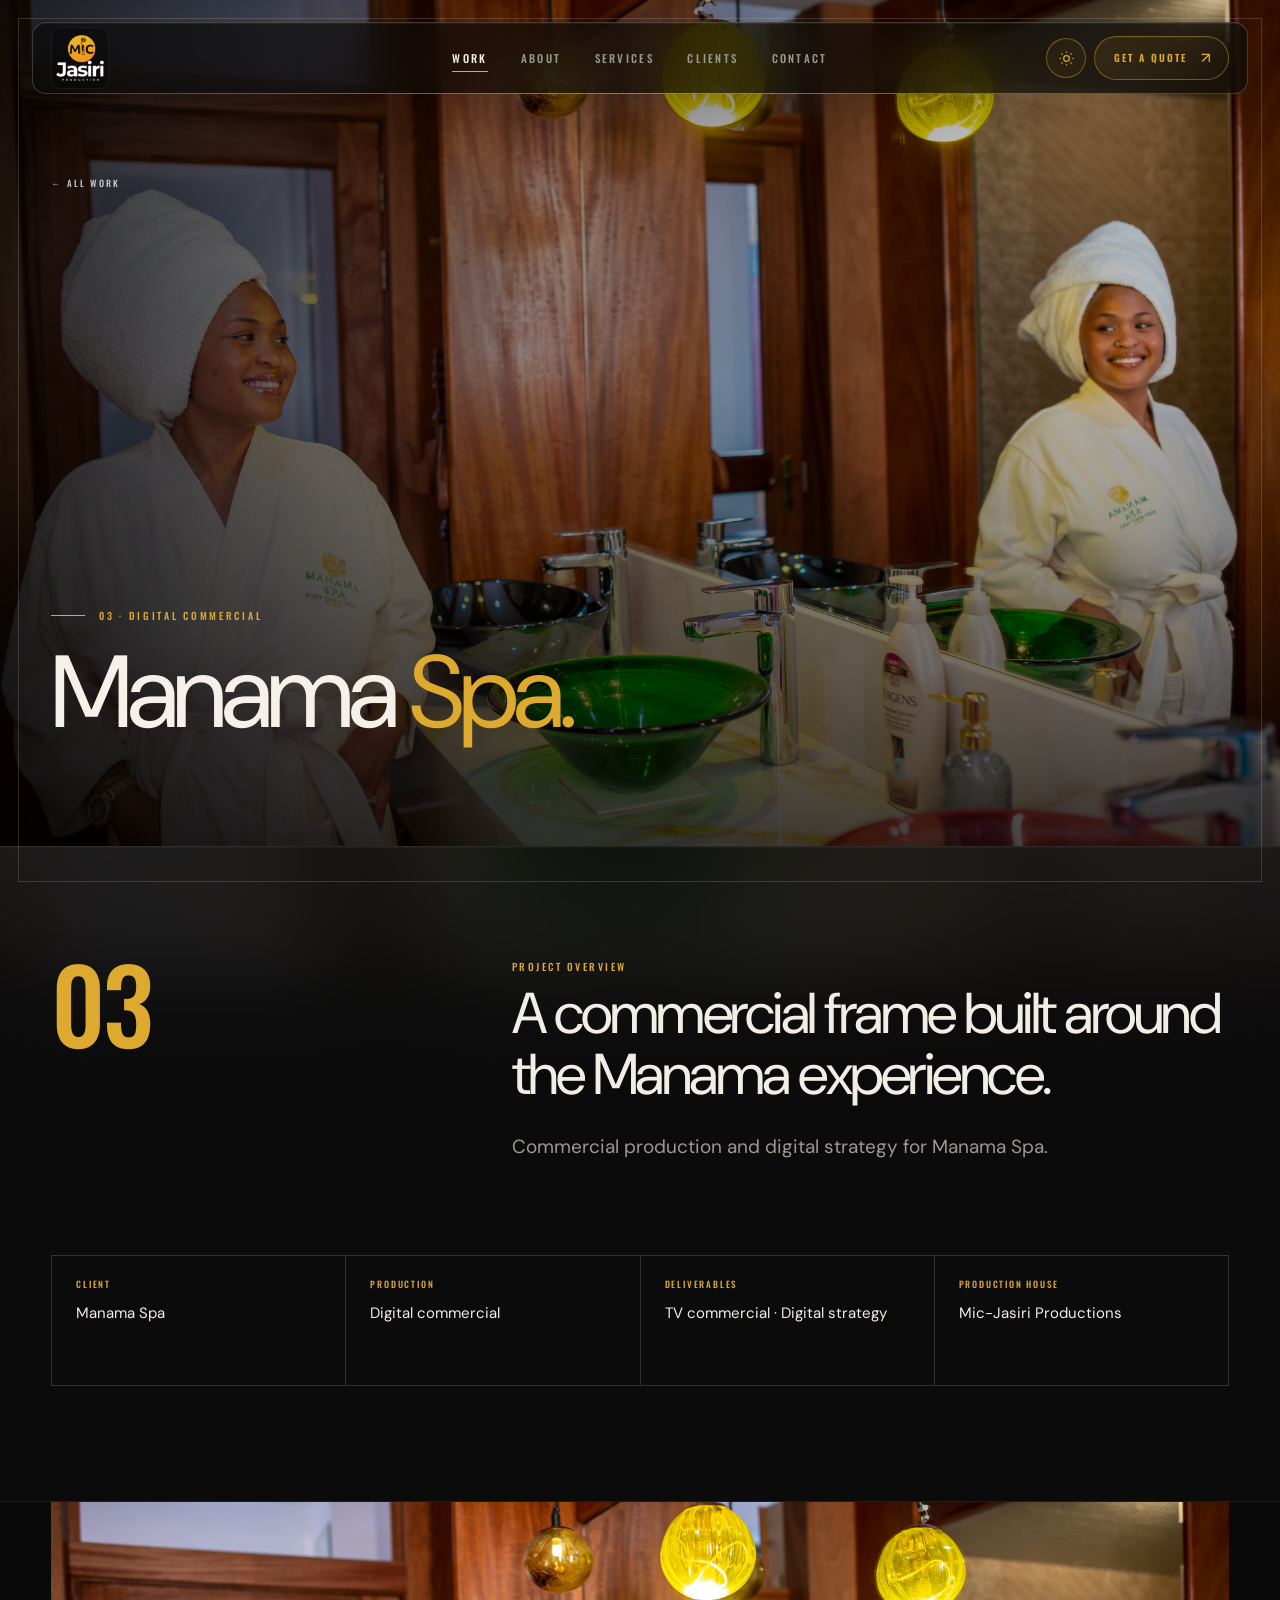
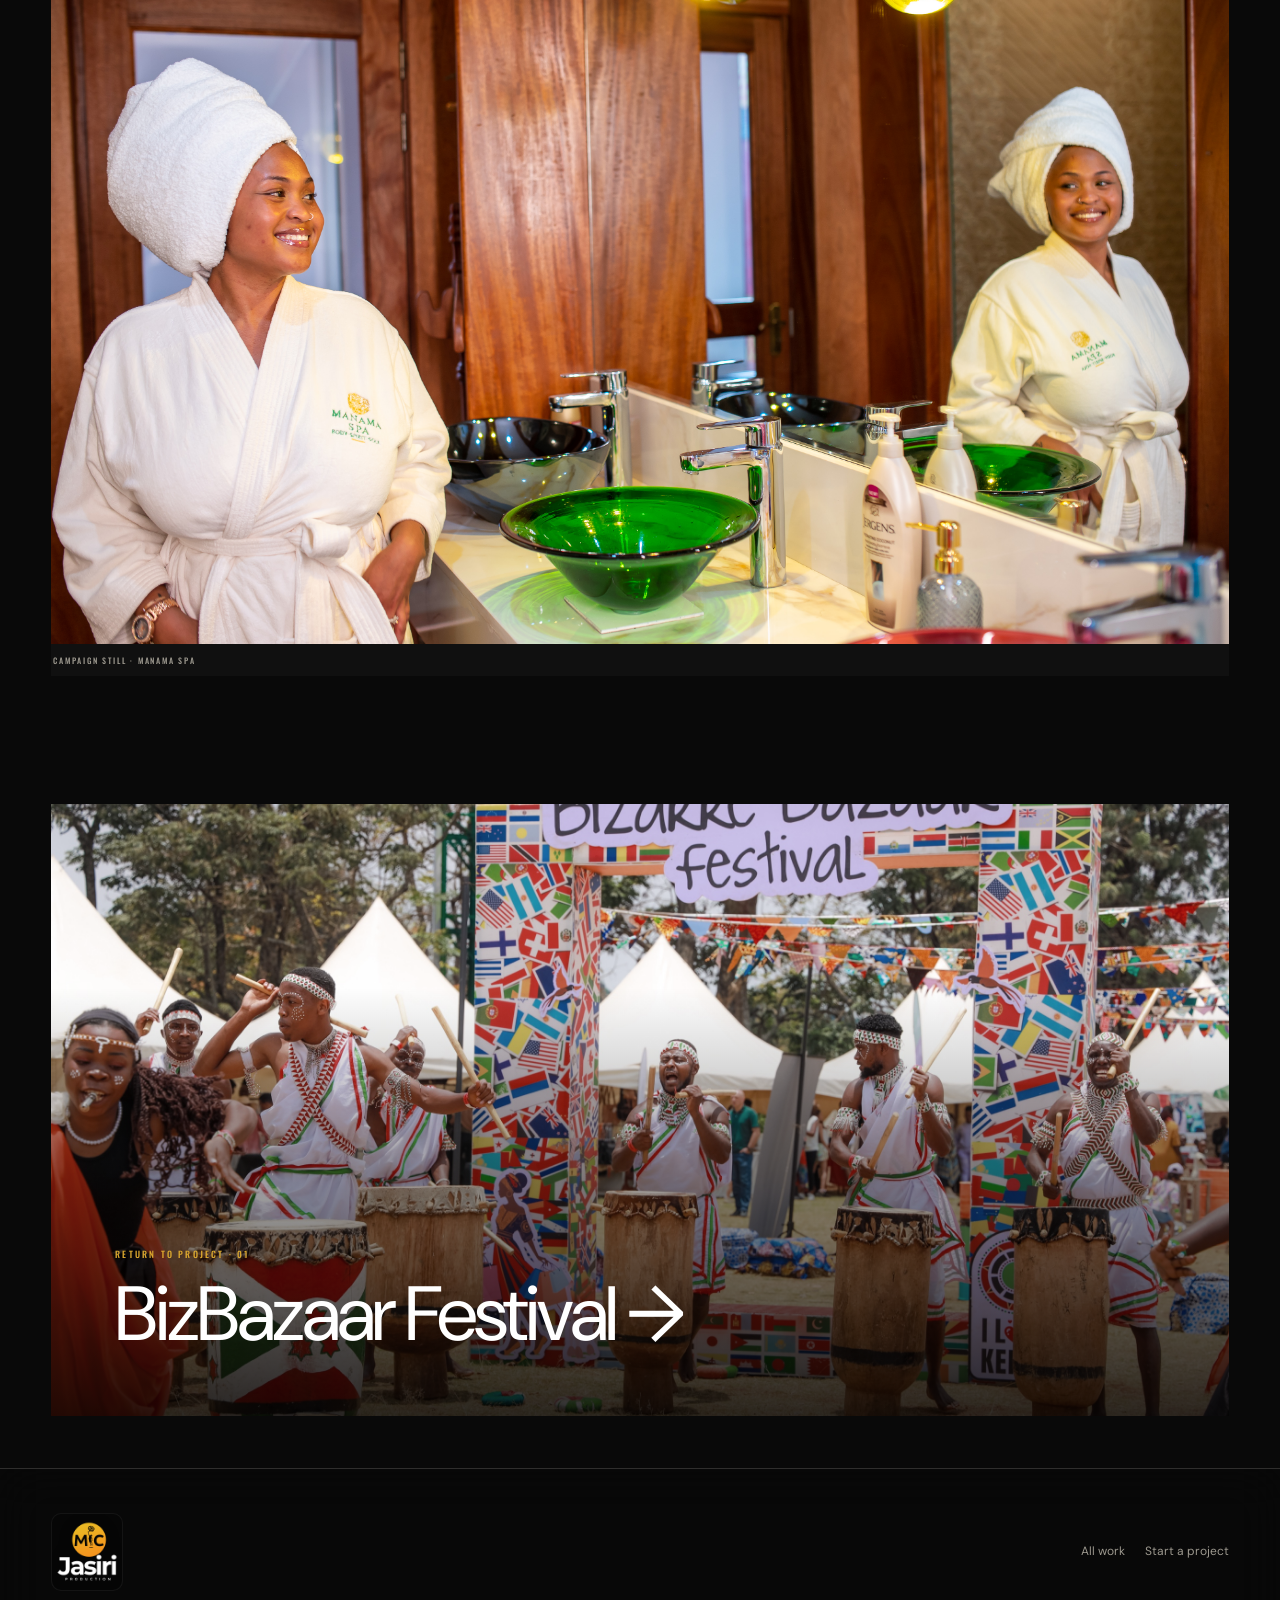
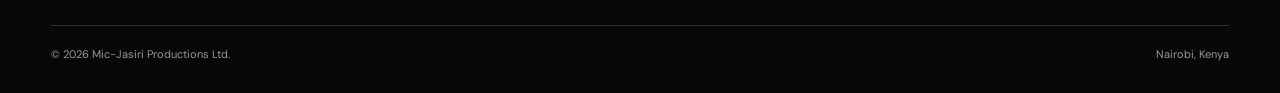
<file: project-manama.html>
<!doctype html><html lang="en" data-theme="dark"><head><meta charset="utf-8"><meta name="viewport" content="width=device-width,initial-scale=1"><meta name="theme-color" content="#090909"><meta name="description" content="Manama Spa commercial production by Mic-Jasiri Productions."><title>Manama Spa | Mic-Jasiri Productions</title><link rel="icon" href="faviconL.png"><link rel="stylesheet" href="assets/css/site.css?v=20260902-16"><script>(()=>{try{document.documentElement.dataset.theme=localStorage.getItem('micjasiri-theme')||'dark'}catch(error){}})()</script></head><body><a class="skip" href="#main">Skip to content</a><div class="site-frame" aria-hidden="true"></div><div class="page-wipe" aria-hidden="true"></div>
<header class="site-nav"><a class="brand" href="index.html" aria-label="Mic-Jasiri Productions home"><span class="brand-mark" aria-hidden="true"><img class="brand-logo" src="mic-jasiri-logo-white.png" alt=""></span></a><nav class="desktop-nav" aria-label="Primary navigation"><a href="work.html" aria-current="page">Work</a><a href="about.html">About</a><a href="services.html">Services</a><a href="clients.html">Clients</a><a href="contact.html">Contact</a></nav><div class="nav-actions"><button class="icon-button" type="button" data-theme-toggle aria-label="Switch to light mode" aria-pressed="false"><svg class="sun" viewBox="0 0 24 24"><circle cx="12" cy="12" r="4"/><path d="M12 2v2M12 20v2M4.9 4.9l1.4 1.4M17.7 17.7l1.4 1.4M2 12h2M20 12h2M4.9 19.1l1.4-1.4M17.7 6.3l1.4-1.4"/></svg><svg class="moon" viewBox="0 0 24 24"><path d="M20.5 14.2A8.5 8.5 0 0 1 9.8 3.5a8.5 8.5 0 1 0 10.7 10.7Z"/></svg></button><a class="quote-button" href="contact.html">Get a quote</a><button class="menu-button" type="button" data-menu-toggle aria-label="Open navigation menu" aria-expanded="false" aria-controls="mobilePanel"><span></span><span></span><span></span></button></div></header>
<nav class="mobile-panel" id="mobilePanel" data-mobile-panel aria-label="Mobile navigation" aria-hidden="true"><a href="index.html">Home</a><a href="work.html" aria-current="page">Work</a><a href="about.html">About</a><a href="services.html">Services</a><a href="clients.html">Clients</a><a href="contact.html">Contact</a></nav>
<main id="main"><section class="hero project-hero"><div class="hero-media"><img src="manama.jpg" alt="Manama Spa commercial production"></div><a class="project-back" href="work.html">← All work</a><div class="hero-content reveal"><div class="eyebrow">03 · Digital commercial</div><h1>Manama <em>Spa.</em></h1></div></section>
<section class="section alt"><div class="project-overview reveal"><div class="project-number">03</div><div class="project-summary"><div class="kicker">Project overview</div><h2>A commercial frame built around the Manama experience.</h2><p>Commercial production and digital strategy for Manama Spa.</p></div></div><div class="project-credits reveal"><div class="credit"><span>Client</span><strong>Manama Spa</strong></div><div class="credit"><span>Production</span><strong>Digital commercial</strong></div><div class="credit"><span>Deliverables</span><strong>TV commercial · Digital strategy</strong></div><div class="credit"><span>Production house</span><strong>Mic-Jasiri Productions</strong></div></div></section>
<section class="project-gallery"><figure class="project-frame full reveal"><img src="manama.jpg" alt="Manama Spa campaign still" loading="lazy"><figcaption>Campaign still · Manama Spa</figcaption></figure></section>
<a class="next-project reveal" href="project-bizbazaar.html"><img src="assets/work/2N0A0928.jpg" alt="Traditional drummers performing at BizBazaar Festival"><span class="next-project-copy"><span>Return to project · 01</span><h2>BizBazaar Festival →</h2></span></a></main>
<footer class="footer"><div class="footer-top"><a class="footer-brand" href="index.html"><span class="footer-brand-mark" aria-hidden="true"><img class="brand-logo" src="mic-jasiri-logo-white.png" alt=""></span></a><div class="socials"><a href="work.html">All work</a><a href="contact.html">Start a project</a></div></div><div class="footer-bottom"><span>© 2026 Mic-Jasiri Productions Ltd.</span><span>Nairobi, Kenya</span></div></footer><script src="assets/js/site.js"></script></body></html>
</file>
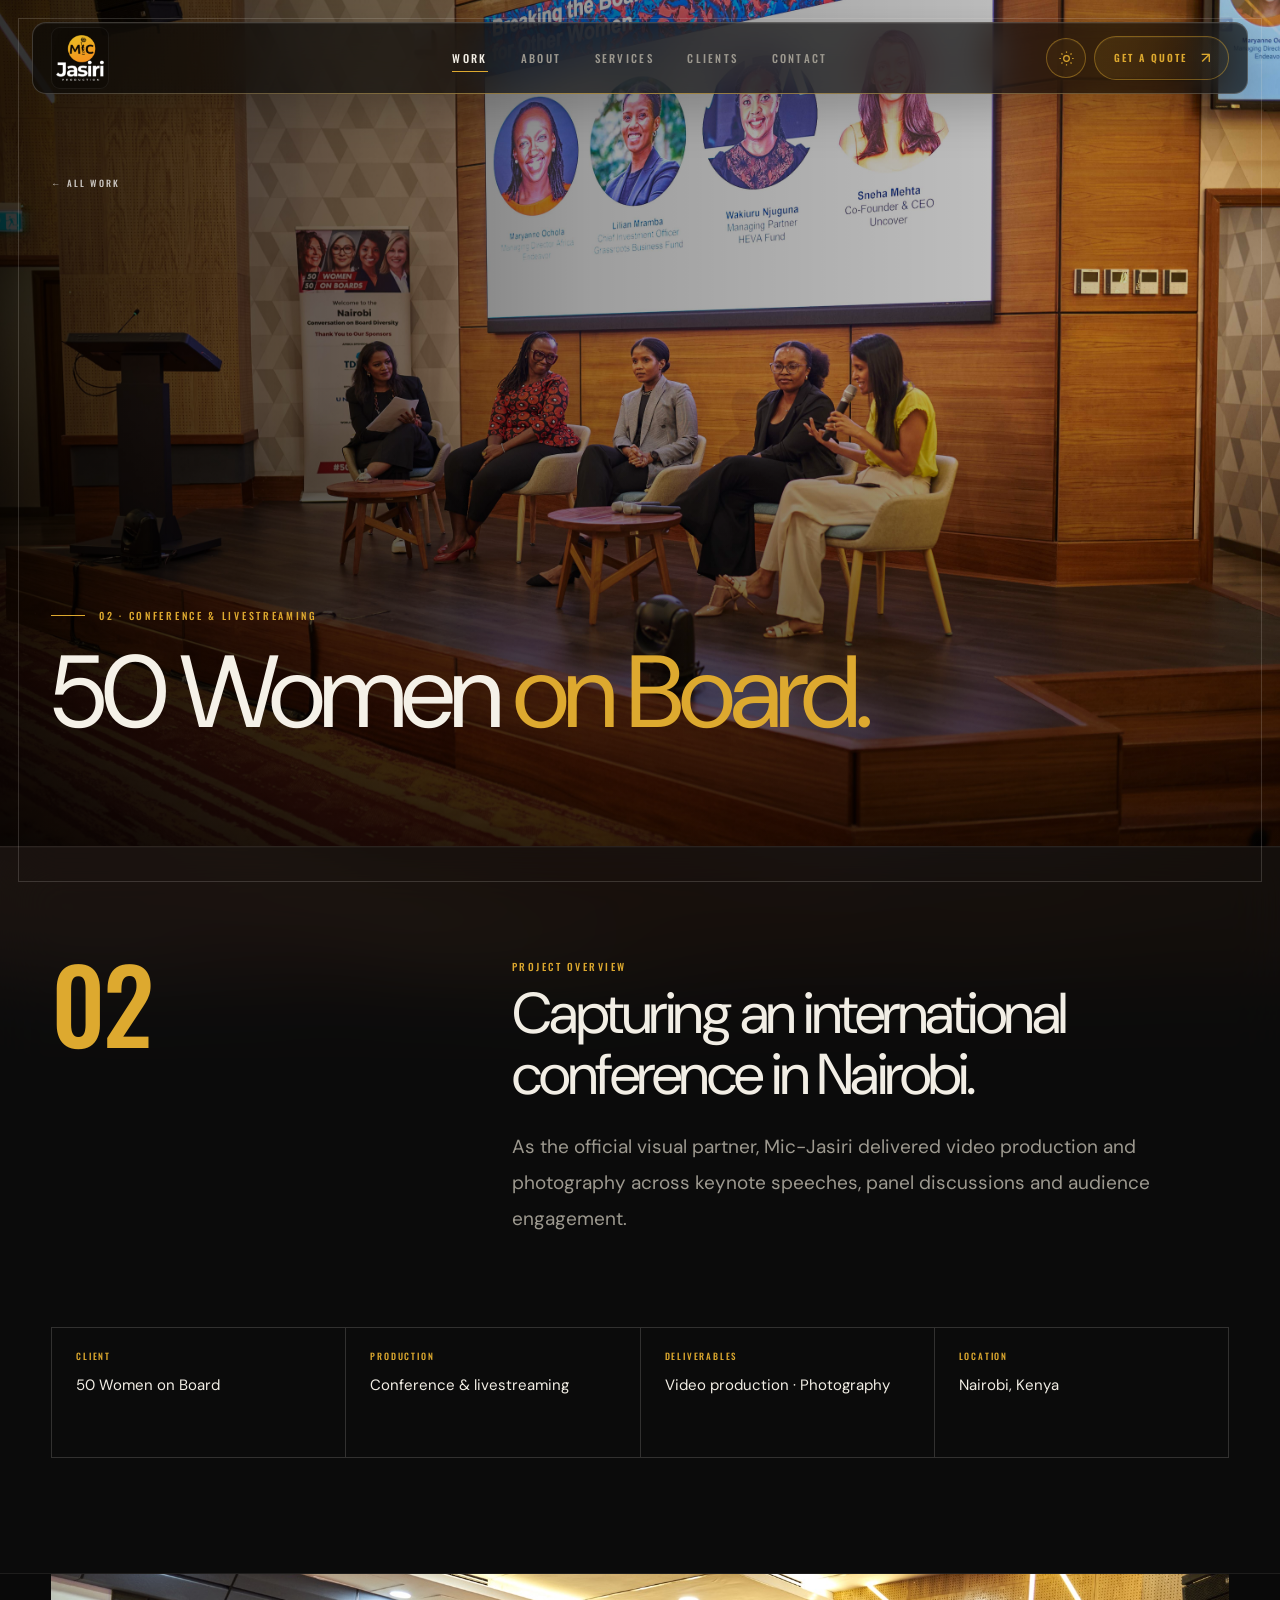
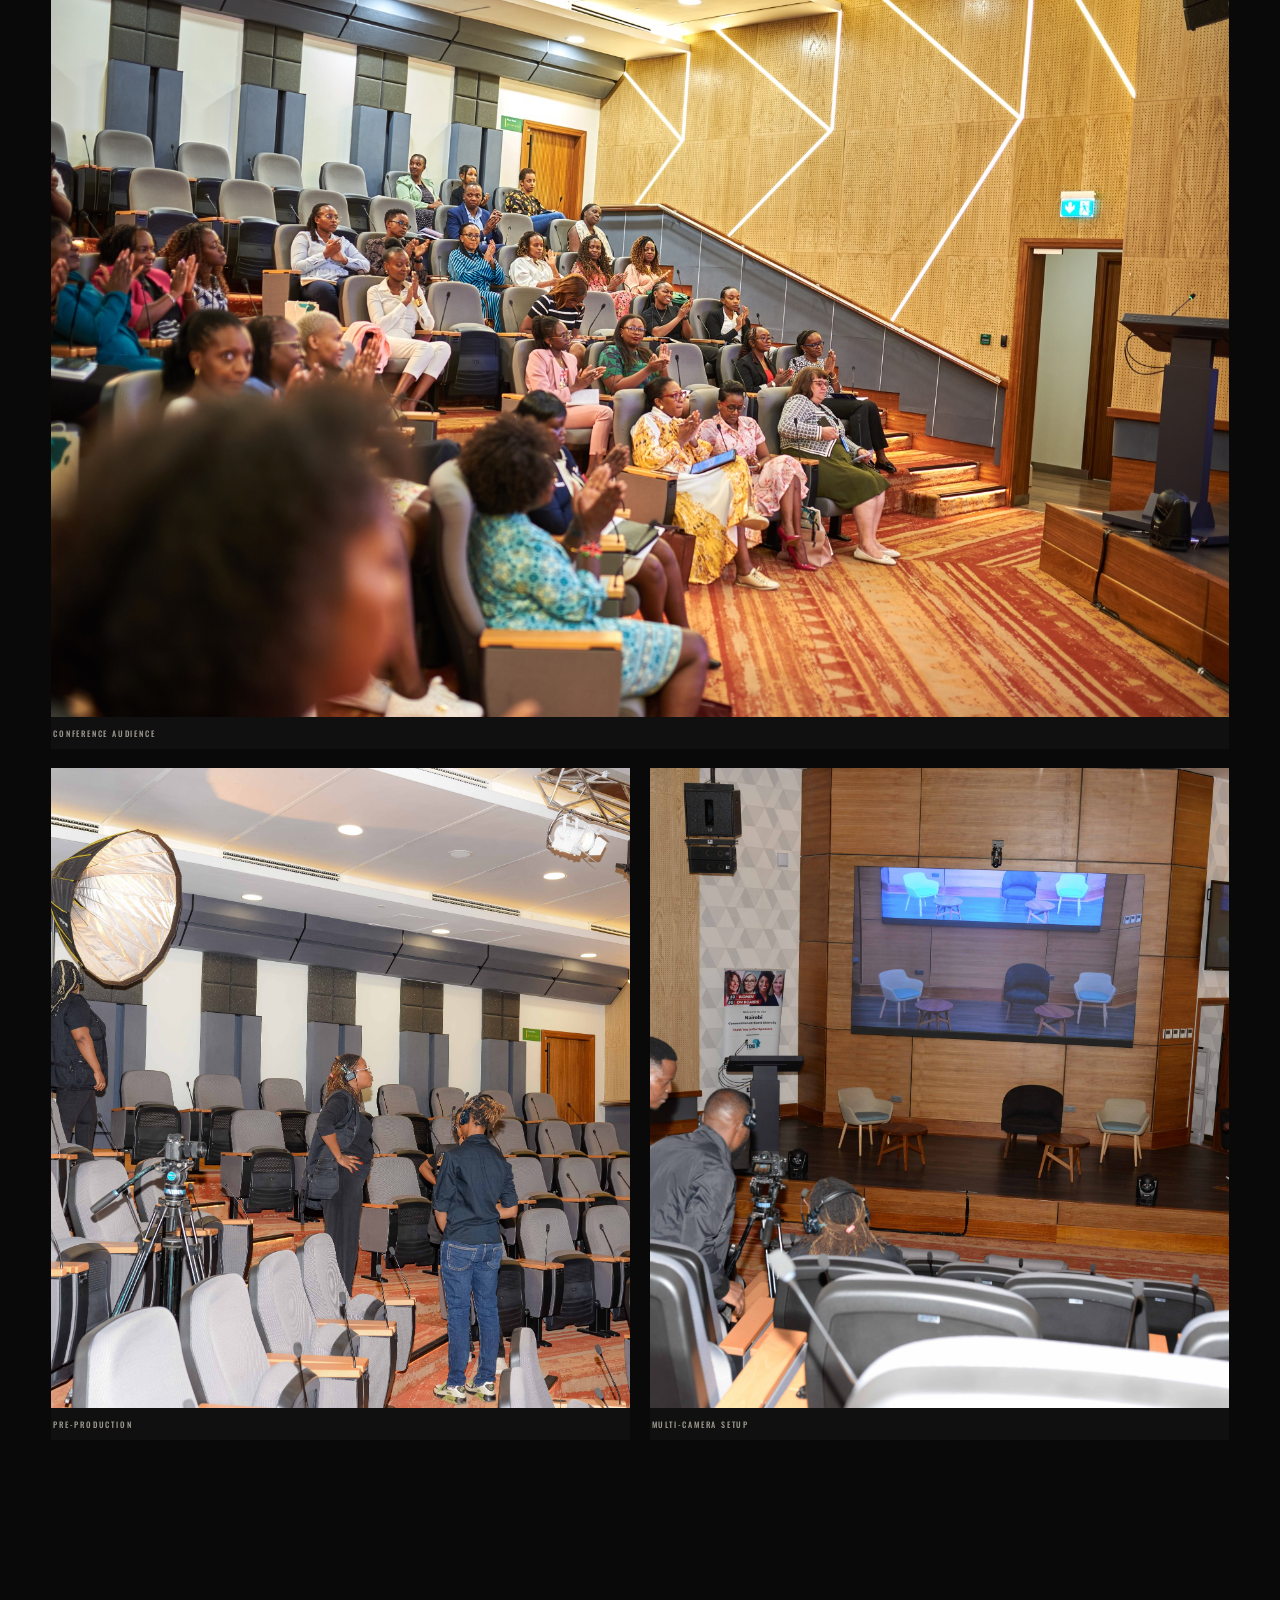
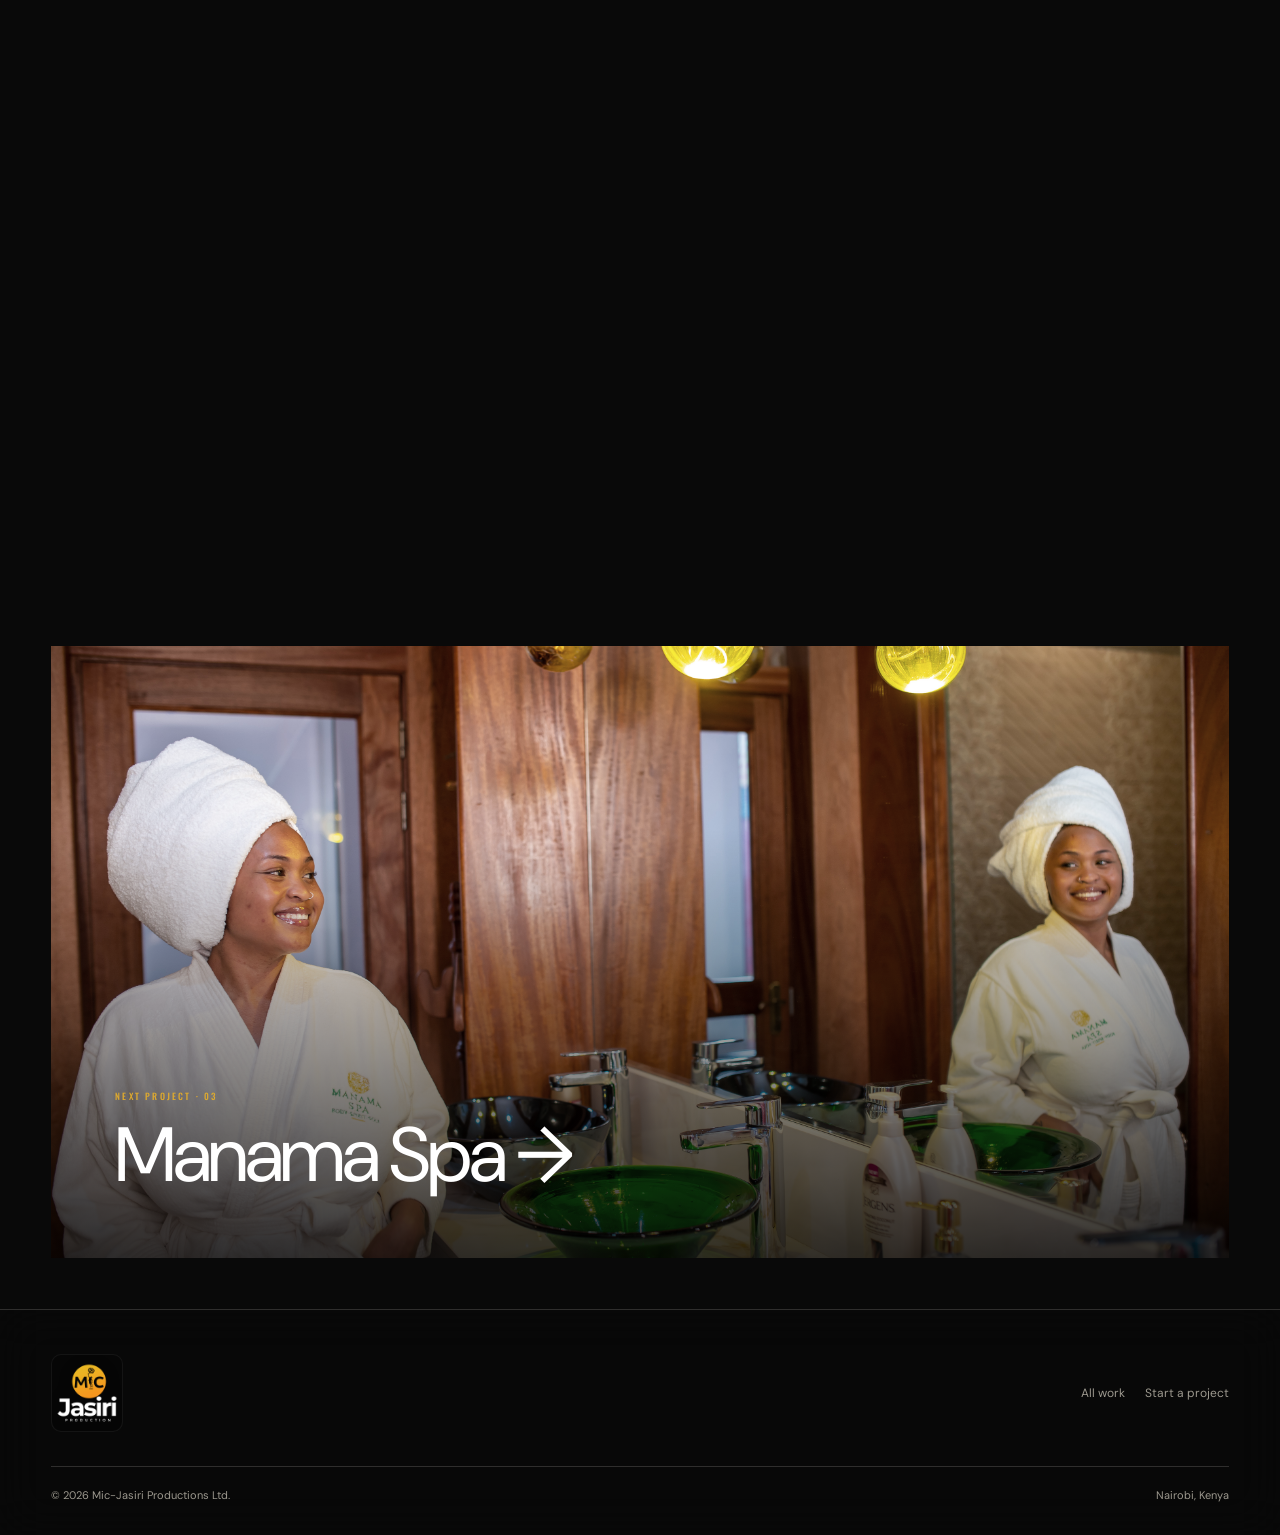
<file: project-women-on-board.html>
<!doctype html><html lang="en" data-theme="dark"><head><meta charset="utf-8"><meta name="viewport" content="width=device-width,initial-scale=1"><meta name="theme-color" content="#090909"><meta name="description" content="50 Women on Board conference production by Mic-Jasiri Productions."><title>50 Women on Board | Mic-Jasiri Productions</title><link rel="icon" href="faviconL.png"><link rel="stylesheet" href="assets/css/site.css?v=20260902-16"><script>(()=>{try{document.documentElement.dataset.theme=localStorage.getItem('micjasiri-theme')||'dark'}catch(error){}})()</script></head><body><a class="skip" href="#main">Skip to content</a><div class="site-frame" aria-hidden="true"></div><div class="page-wipe" aria-hidden="true"></div>
<header class="site-nav"><a class="brand" href="index.html" aria-label="Mic-Jasiri Productions home"><span class="brand-mark" aria-hidden="true"><img class="brand-logo" src="mic-jasiri-logo-white.png" alt=""></span></a><nav class="desktop-nav" aria-label="Primary navigation"><a href="work.html" aria-current="page">Work</a><a href="about.html">About</a><a href="services.html">Services</a><a href="clients.html">Clients</a><a href="contact.html">Contact</a></nav><div class="nav-actions"><button class="icon-button" type="button" data-theme-toggle aria-label="Switch to light mode" aria-pressed="false"><svg class="sun" viewBox="0 0 24 24"><circle cx="12" cy="12" r="4"/><path d="M12 2v2M12 20v2M4.9 4.9l1.4 1.4M17.7 17.7l1.4 1.4M2 12h2M20 12h2M4.9 19.1l1.4-1.4M17.7 6.3l1.4-1.4"/></svg><svg class="moon" viewBox="0 0 24 24"><path d="M20.5 14.2A8.5 8.5 0 0 1 9.8 3.5a8.5 8.5 0 1 0 10.7 10.7Z"/></svg></button><a class="quote-button" href="contact.html">Get a quote</a><button class="menu-button" type="button" data-menu-toggle aria-label="Open navigation menu" aria-expanded="false" aria-controls="mobilePanel"><span></span><span></span><span></span></button></div></header>
<nav class="mobile-panel" id="mobilePanel" data-mobile-panel aria-label="Mobile navigation" aria-hidden="true"><a href="index.html">Home</a><a href="work.html" aria-current="page">Work</a><a href="about.html">About</a><a href="services.html">Services</a><a href="clients.html">Clients</a><a href="contact.html">Contact</a></nav>
<main id="main"><section class="hero project-hero"><div class="hero-media"><img src="50.jpg" alt="Panel discussion at the 50 Women on Board conference"></div><a class="project-back" href="work.html">← All work</a><div class="hero-content reveal"><div class="eyebrow">02 · Conference &amp; livestreaming</div><h1>50 Women <em>on Board.</em></h1></div></section>
<section class="section alt"><div class="project-overview reveal"><div class="project-number">02</div><div class="project-summary"><div class="kicker">Project overview</div><h2>Capturing an international conference in Nairobi.</h2><p>As the official visual partner, Mic-Jasiri delivered video production and photography across keynote speeches, panel discussions and audience engagement.</p></div></div><div class="project-credits reveal"><div class="credit"><span>Client</span><strong>50 Women on Board</strong></div><div class="credit"><span>Production</span><strong>Conference &amp; livestreaming</strong></div><div class="credit"><span>Deliverables</span><strong>Video production · Photography</strong></div><div class="credit"><span>Location</span><strong>Nairobi, Kenya</strong></div></div></section>
<section class="project-gallery"><figure class="project-frame full reveal"><img src="assets/work/conference-audience.jpg" alt="Audience attending the 50 Women on Board conference" loading="lazy"><figcaption>Conference audience</figcaption></figure><figure class="project-frame reveal"><img src="con2.jpg" alt="Mic-Jasiri crew preparing the conference room" loading="lazy"><figcaption>Pre-production</figcaption></figure><figure class="project-frame reveal"><img src="con3.jpg" alt="Camera positions facing the conference stage" loading="lazy"><figcaption>Multi-camera setup</figcaption></figure><figure class="project-frame full reveal"><img src="50.jpg" alt="Panel discussion during the conference" loading="lazy"><figcaption>Panel discussion</figcaption></figure><figure class="project-frame reveal"><img src="con4.jpg" alt="Conference crew coordinating production" loading="lazy"><figcaption>Production team</figcaption></figure><figure class="project-frame reveal"><img src="con5.jpg" alt="Conference production in Nairobi" loading="lazy"><figcaption>Conference coverage</figcaption></figure><figure class="project-frame full reveal"><img src="con6.jpg" alt="50 Women on Board conference session" loading="lazy"><figcaption>In session</figcaption></figure></section>
<a class="next-project reveal" href="project-manama.html"><img src="manama.jpg" alt="Manama Spa commercial"><span class="next-project-copy"><span>Next project · 03</span><h2>Manama Spa →</h2></span></a></main>
<footer class="footer"><div class="footer-top"><a class="footer-brand" href="index.html"><span class="footer-brand-mark" aria-hidden="true"><img class="brand-logo" src="mic-jasiri-logo-white.png" alt=""></span></a><div class="socials"><a href="work.html">All work</a><a href="contact.html">Start a project</a></div></div><div class="footer-bottom"><span>© 2026 Mic-Jasiri Productions Ltd.</span><span>Nairobi, Kenya</span></div></footer><script src="assets/js/site.js"></script></body></html>
</file>
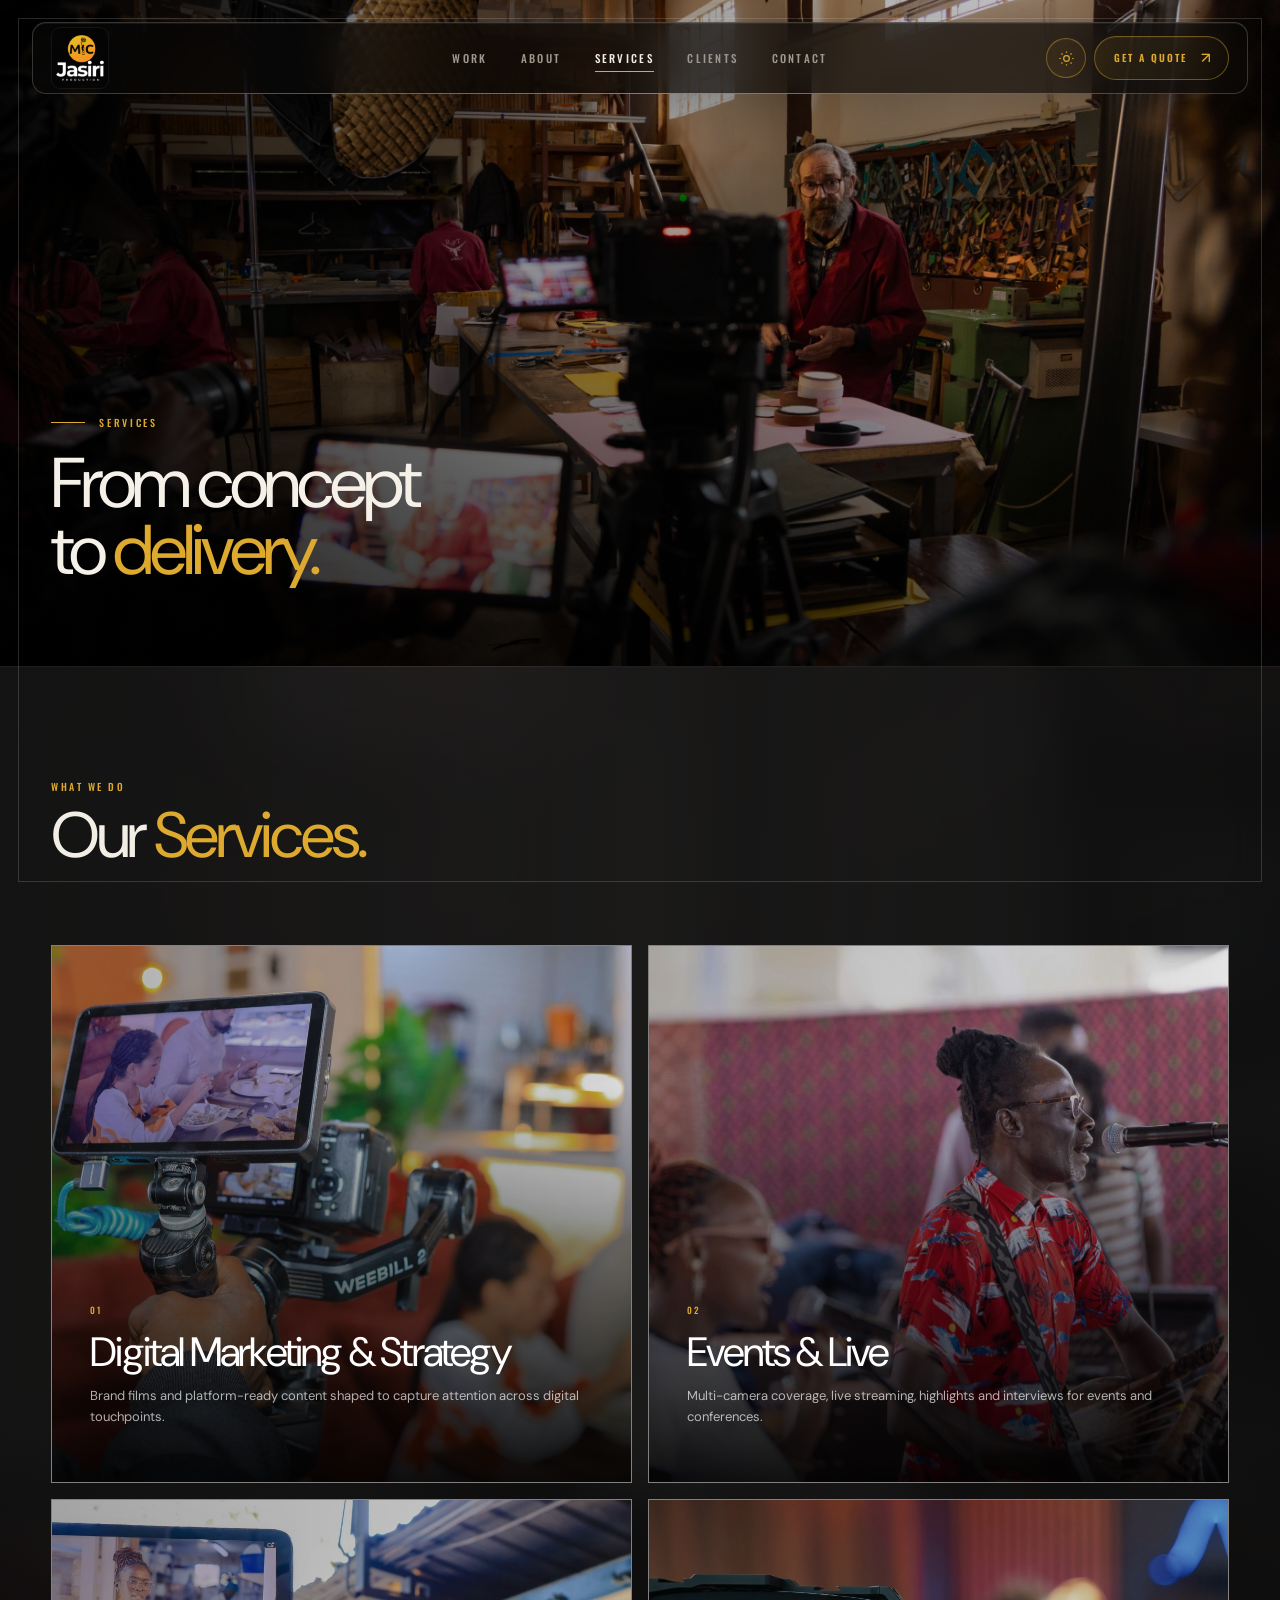
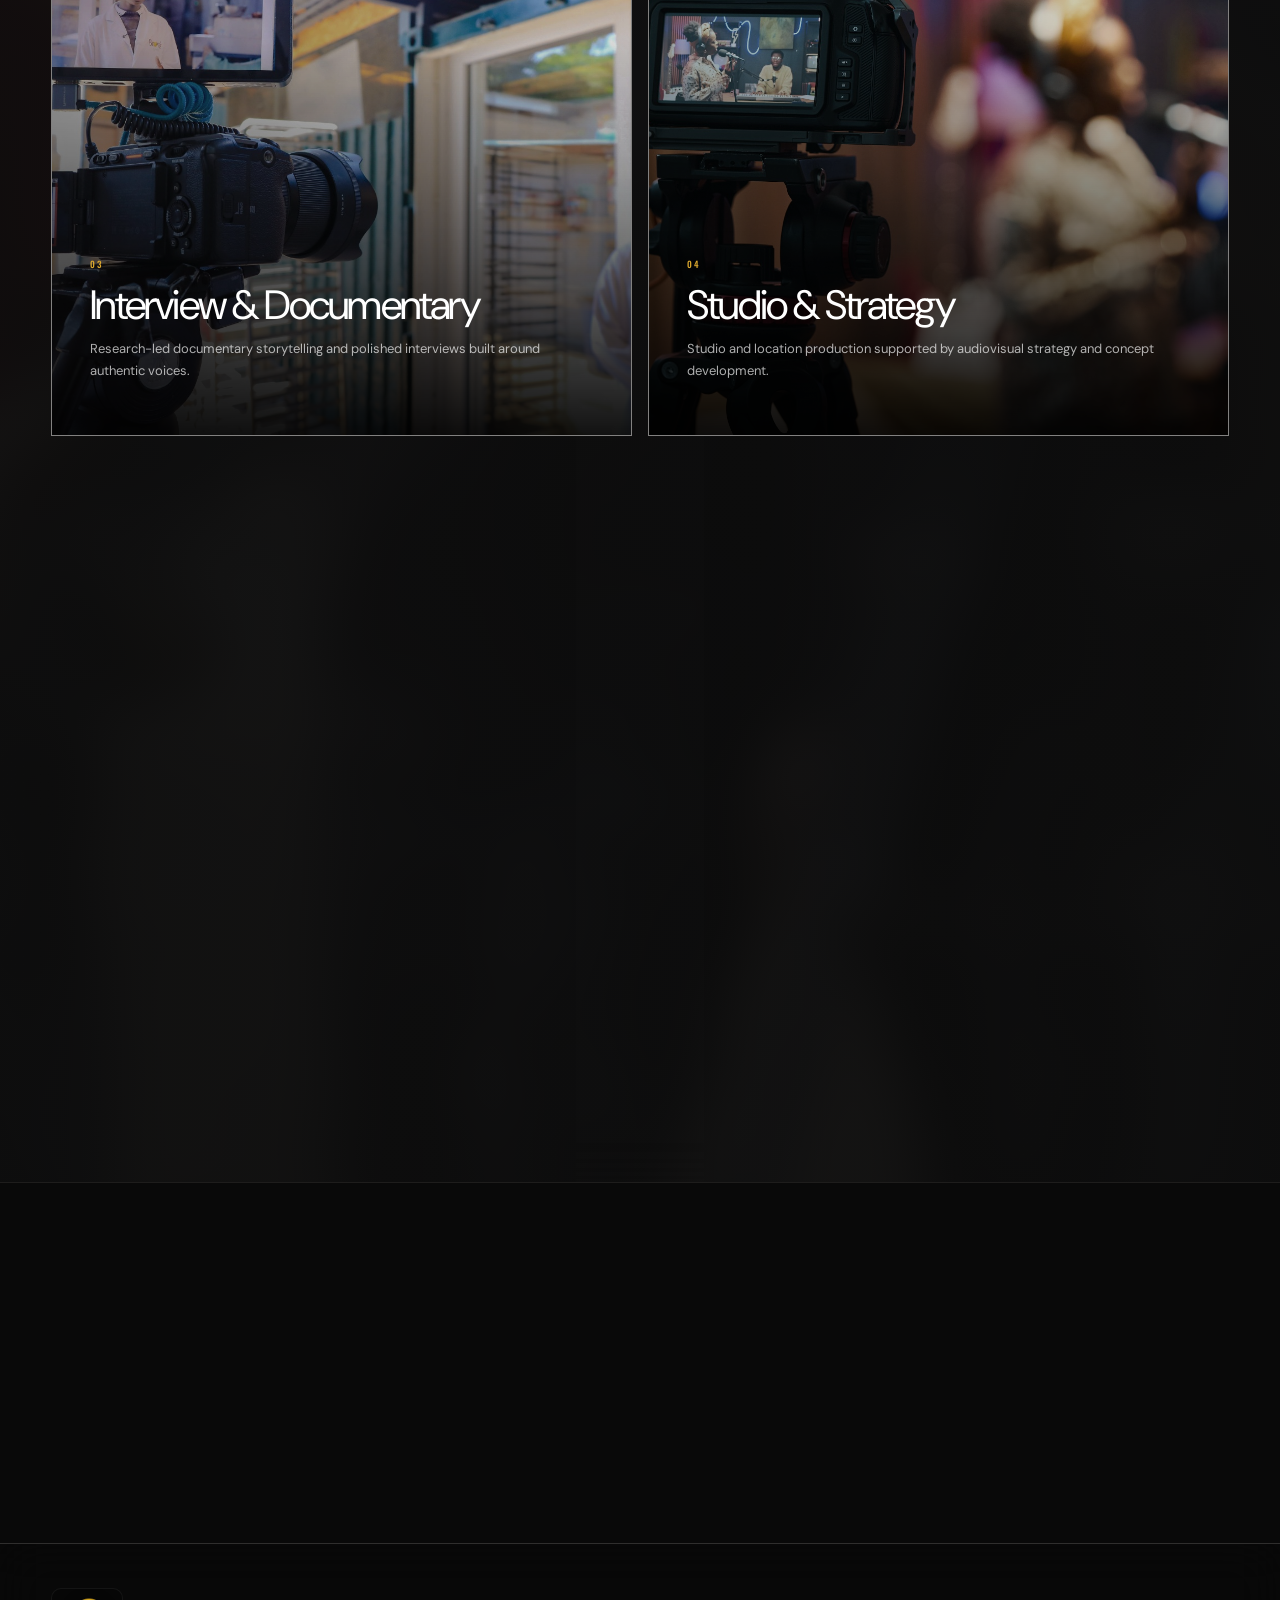
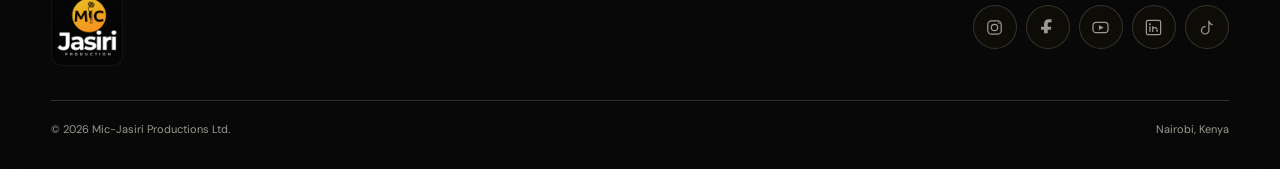
<file: services.html>
<!doctype html>
<html lang="en" data-theme="dark">
<head>
<meta charset="utf-8">
<meta name="viewport" content="width=device-width,initial-scale=1">
<meta name="theme-color" content="#090909">
<meta name="description" content="Production services from Mic-Jasiri Productions in Nairobi.">
<title>Services | Mic-Jasiri Productions</title>
<link rel="icon" href="faviconL.png">
<link rel="stylesheet" href="assets/css/site.css?v=20260902-22">
<script>(()=>{try{document.documentElement.dataset.theme=localStorage.getItem('micjasiri-theme')||'dark'}catch(error){}})()</script>
</head>
<body>
<a class="skip" href="#main">Skip to content</a>
<div class="site-frame" aria-hidden="true">
</div>
<div class="page-wipe" aria-hidden="true">
</div>
<header class="site-nav">
<a class="brand" href="index.html" aria-label="Mic-Jasiri Productions home">
<span class="brand-mark" aria-hidden="true">
<img class="brand-logo" src="mic-jasiri-logo-white.png" alt="">
</span>
</a>
<nav class="desktop-nav" aria-label="Primary navigation">
<a href="work.html">Work</a>
<a href="about.html">About</a>
<a href="services.html" aria-current="page">Services</a>
<a href="clients.html">Clients</a>
<a href="contact.html">Contact</a>
</nav>
<div class="nav-actions">
<button class="icon-button" type="button" data-theme-toggle aria-label="Switch to light mode" aria-pressed="false">
<svg class="sun" viewBox="0 0 24 24">
<circle cx="12" cy="12" r="4"/>
<path d="M12 2v2M12 20v2M4.9 4.9l1.4 1.4M17.7 17.7l1.4 1.4M2 12h2M20 12h2M4.9 19.1l1.4-1.4M17.7 6.3l1.4-1.4"/>
</svg>
<svg class="moon" viewBox="0 0 24 24">
<path d="M20.5 14.2A8.5 8.5 0 0 1 9.8 3.5a8.5 8.5 0 1 0 10.7 10.7Z"/>
</svg>
</button>
<a class="quote-button" href="contact.html">Get a quote</a>
<button class="menu-button" type="button" data-menu-toggle aria-label="Open navigation menu" aria-expanded="false" aria-controls="mobilePanel">
<span>
</span>
<span>
</span>
<span>
</span>
</button>
</div>
</header>
<nav class="mobile-panel" id="mobilePanel" data-mobile-panel aria-label="Mobile navigation" aria-hidden="true">
<a href="index.html">Home</a>
<a href="work.html">Work</a>
<a href="about.html">About</a>
<a href="services.html" aria-current="page">Services</a>
<a href="clients.html">Clients</a>
<a href="contact.html">Contact</a>
</nav>
<main id="main">
<section class="hero page-hero services-hero">
<div class="hero-media">
<img src="REMY4390.jpg" alt="Film crew recording an artisan in his workshop">
</div>
<div class="hero-content reveal">
<div class="eyebrow">Services</div>
<h1>From concept to <em>delivery.</em>
</h1>
</div>
</section>
<section class="section alt image-atmosphere" style="--section-backdrop:url('../../assets/work/shell-field-production.jpg')">
<div class="section-heading reveal">
<div>
<div class="kicker">What we do</div>
<h2>Our <em>Services.</em>
</h2>
</div>
</div>
<div class="service-visual-grid">
<button class="service-visual-card reveal" type="button" data-service-open="commercial" aria-haspopup="dialog">
<img src="assets/services/digital-marketing.jpg" alt="Gimbal-mounted camera with monitor filming a restaurant shoot" loading="lazy">
<div class="service-visual-copy">
<span>01</span>
<h3>Digital Marketing &amp; Strategy</h3>
<p>Brand films and platform-ready content shaped to capture attention across digital touchpoints.</p>
<div class="service-card-hover"><div class="service-card-tabs"><span>Brand films</span><span>Campaigns</span><span>Social content</span></div><strong>Explore the service <b>↗</b></strong></div>
</div>
</button>
<button class="service-visual-card reveal" type="button" data-service-open="events" aria-haspopup="dialog">
<img src="live.jpg" alt="Live event production" loading="lazy">
<div class="service-visual-copy">
<span>02</span>
<h3>Events &amp; Live</h3>
<p>Multi-camera coverage, live streaming, highlights and interviews for events and conferences.</p>
<div class="service-card-hover"><div class="service-card-tabs"><span>Conferences</span><span>Livestreams</span><span>Concerts</span></div><strong>Explore the service <b>↗</b></strong></div>
</div>
</button>
<button class="service-visual-card reveal" type="button" data-service-open="film" aria-haspopup="dialog">
<img src="service2.jpeg" alt="Camera filming an interview subject" loading="lazy">
<div class="service-visual-copy">
<span>03</span>
<h3>Interview &amp; Documentary</h3>
<p>Research-led documentary storytelling and polished interviews built around authentic voices.</p>
<div class="service-card-hover"><div class="service-card-tabs"><span>Documentaries</span><span>Interviews</span><span>Post-production</span></div><strong>Explore the service <b>↗</b></strong></div>
</div>
</button>
<button class="service-visual-card reveal" type="button" data-service-open="studio" aria-haspopup="dialog">
<img src="show.jpg" alt="Talk show production" loading="lazy">
<div class="service-visual-copy">
<span>04</span>
<h3>Studio &amp; Strategy</h3>
<p>Studio and location production supported by audiovisual strategy and concept development.</p>
<div class="service-card-hover"><div class="service-card-tabs"><span>Podcasts</span><span>Talk shows</span><span>Creative strategy</span></div><strong>Explore the service <b>↗</b></strong></div>
</div>
</button>
<button class="service-visual-card service-photography reveal" id="photography-service" type="button" data-service-open="photography" aria-haspopup="dialog">
<span class="service-photo-preview" aria-hidden="true"><img src="assets/services/photography/BRM1559.jpg" alt="" loading="lazy" decoding="async"><img src="assets/services/photography/BRM_4104.jpg" alt="" loading="lazy" decoding="async"><img src="assets/services/photography/BRM_8726.jpg" alt="" loading="lazy" decoding="async"></span>
<div class="service-visual-copy">
<span>05</span>
<h3>Photography</h3>
<p>Purpose-built imagery for people, food, brands and hospitality experiences.</p>
<div class="service-card-hover"><div class="service-card-tabs"><span>Corporate</span><span>Food</span><span>Hospitality &amp; wellness</span></div><strong>Open photography collections <b>↗</b></strong></div>
</div>
</button>
</div>
</section>
<dialog class="service-modal" data-service-modal aria-labelledby="serviceModalTitle">
<div class="service-modal-shell">
<button class="service-modal-close" type="button" data-service-close aria-label="Close service details">×</button>
<header class="service-modal-hero"><img data-service-image src="assets/services/digital-marketing.jpg" alt="" decoding="async"><div class="service-modal-heading"><span data-service-number>01</span><div class="kicker">Service brief</div><h2 id="serviceModalTitle" data-service-title>Digital Marketing &amp; Strategy</h2><p data-service-summary></p></div></header>
<div class="service-modal-content"><section class="service-modal-intro"><div><div class="kicker">What we deliver</div><h3 data-service-lead></h3></div><div><p data-service-description></p><div class="service-modal-tags" data-service-offerings></div></div></section><div class="service-modal-collections" data-service-collections></div><a class="button service-modal-cta" href="contact.html">Discuss this service <span>↗</span></a></div>
<div class="service-lightbox" data-service-lightbox hidden role="dialog" aria-modal="true" aria-labelledby="serviceLightboxCaption"><button class="service-lightbox-close" type="button" data-service-lightbox-close aria-label="Close expanded image">×</button><div class="service-lightbox-frame"><img data-service-lightbox-image src="assets/services/photography/BRM1559.jpg" alt=""><p id="serviceLightboxCaption" data-service-lightbox-caption></p></div></div>
</div>
</dialog>
<section class="cta-panel reveal">
<h2>Choose the right production setup.</h2>
<a class="button" href="contact.html">Discuss a project</a>
</section>
</main>
<footer class="footer">
<div class="footer-top">
<a class="footer-brand" href="index.html">
<span class="footer-brand-mark" aria-hidden="true">
<img class="brand-logo" src="mic-jasiri-logo-white.png" alt="">
</span>

</a>
<div class="socials social-icons" aria-label="Social media">
<a href="https://www.instagram.com/mic_jasiri?igsh=bXJtYTFuajl4eHQ2&amp;utm_source=qr" target="_blank" rel="noopener" aria-label="Instagram">
<svg viewBox="0 0 24 24" aria-hidden="true">
<rect x="3.5" y="3.5" width="17" height="17" rx="5"/>
<circle cx="12" cy="12" r="4"/>
<circle class="social-dot" cx="17.5" cy="6.7" r="1"/>
</svg>
</a>
<a href="https://www.facebook.com/share/1CodxeUPYJ/?mibextid=wwXIfr" target="_blank" rel="noopener" aria-label="Facebook">
<svg viewBox="0 0 24 24" aria-hidden="true">
<path class="social-fill" d="M14.2 8.2h3V4.4c-.5-.1-2.2-.2-4.1-.2-4 0-6.7 2.4-6.7 6.9V15H2v4.3h4.4V24h5.3v-4.7h4.4l.7-4.3h-5.1v-3.5c0-1.3.4-3.3 2.5-3.3Z" transform="translate(2 -2) scale(.88)"/>
</svg>
</a>
<a href="https://www.youtube.com/@MICJASIRI" target="_blank" rel="noopener" aria-label="YouTube">
<svg viewBox="0 0 24 24" aria-hidden="true">
<rect x="2.5" y="5.5" width="19" height="13" rx="4"/>
<path class="social-fill" d="m10 9 6 3-6 3Z"/>
</svg>
</a>
<a href="https://www.linkedin.com/company/mic-jasiri/" target="_blank" rel="noopener" aria-label="LinkedIn">
<svg viewBox="0 0 24 24" aria-hidden="true">
<rect x="3" y="3" width="18" height="18" rx="2"/>
<circle class="social-fill" cx="7.5" cy="8" r="1.3"/>
<path d="M7.5 11v6M11 17v-6m0 2.6c.8-1.8 5.5-2.2 5.5 1.5V17"/>
</svg>
</a>
<a href="https://www.tiktok.com/@mic.jasiri.produc?_r=1&amp;_t=ZS-95igLde9VGX" target="_blank" rel="noopener" aria-label="TikTok">
<svg viewBox="0 0 24 24" aria-hidden="true">
<path d="M15 4v11.5a4.7 4.7 0 1 1-4.7-4.7M15 4c.4 2.5 1.8 4 4.5 4.5"/>
</svg>
</a>
</div>
</div>
<div class="footer-bottom">
<span>© 2026 Mic-Jasiri Productions Ltd.</span>
<span>Nairobi, Kenya</span>
</div>
</footer>
<script src="assets/js/site.js?v=20261006-02">
</script>
</body>
</html>
</file>
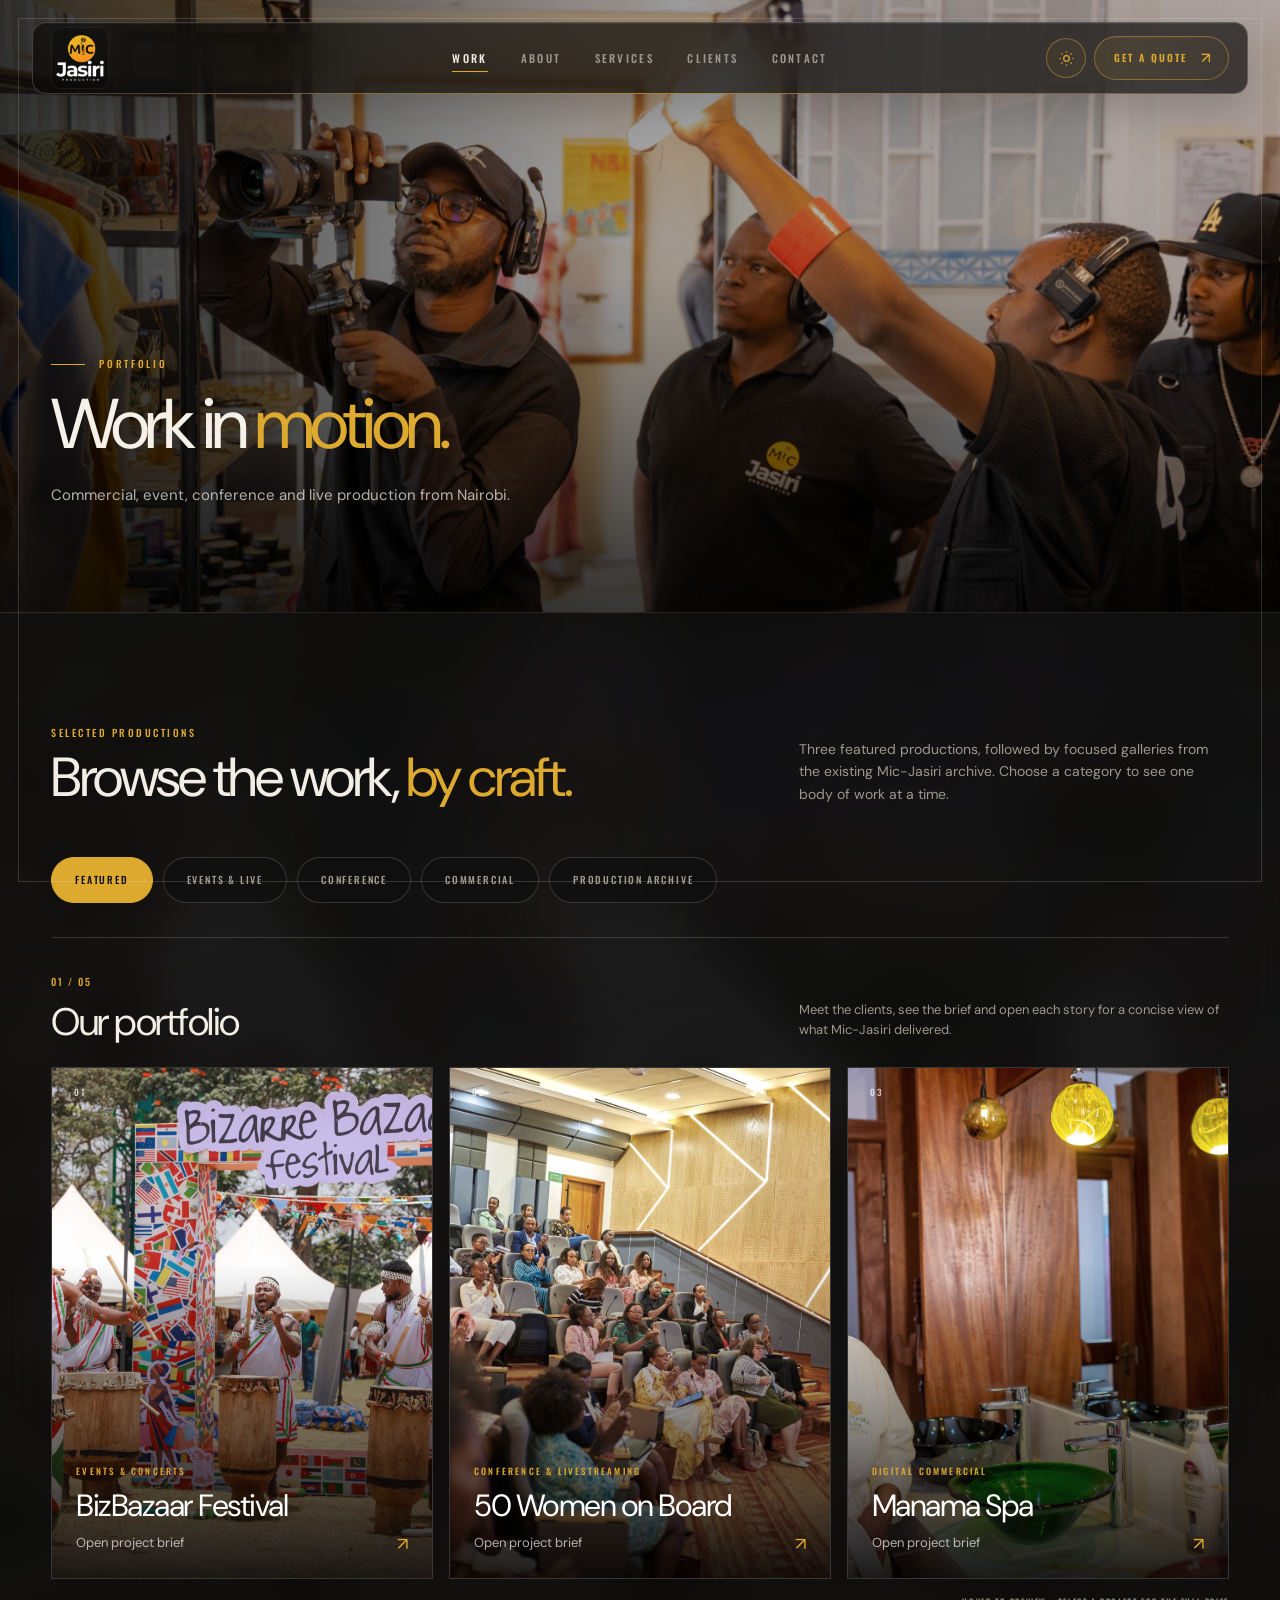
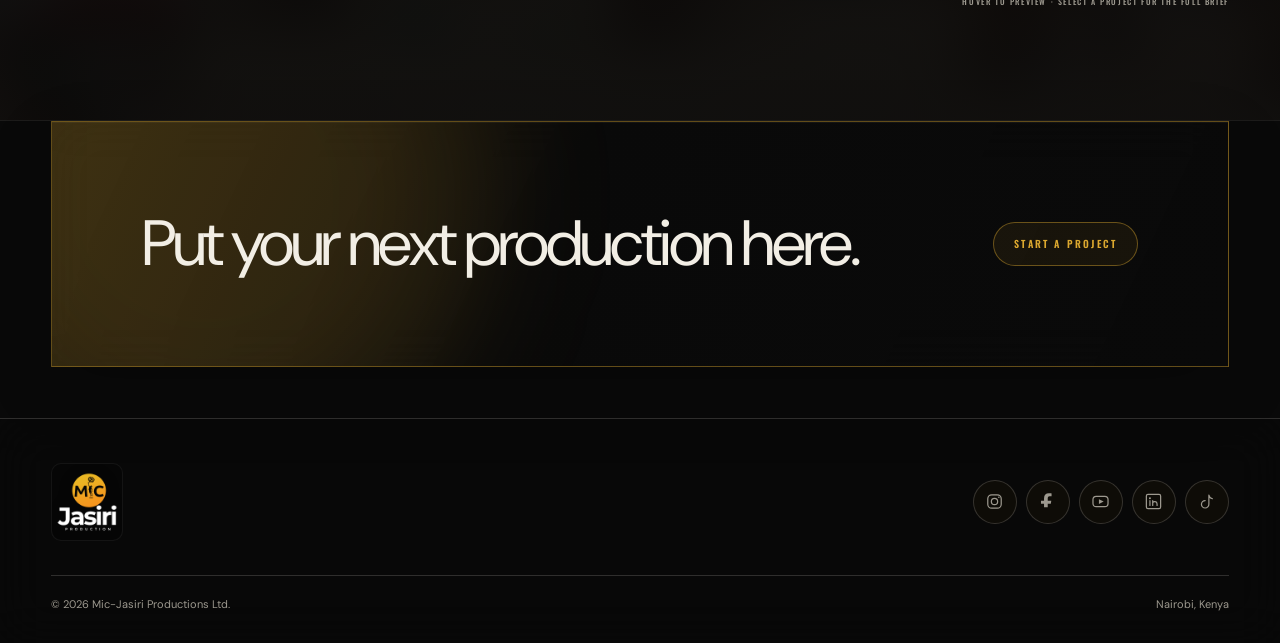
<file: work.html>
<!doctype html><html lang="en" data-theme="dark"><head><meta charset="utf-8"><meta name="viewport" content="width=device-width,initial-scale=1"><meta name="theme-color" content="#090909"><meta name="description" content="Selected film, commercial, event and live production work by Mic-Jasiri Productions."><title>Work | Mic-Jasiri Productions</title><link rel="icon" href="faviconL.png"><link rel="stylesheet" href="assets/css/site.css?v=20260902-17"><script>(()=>{try{document.documentElement.dataset.theme=localStorage.getItem('micjasiri-theme')||'dark'}catch(error){}})()</script></head><body><a class="skip" href="#main">Skip to content</a><div class="site-frame" aria-hidden="true"></div><div class="page-wipe" aria-hidden="true"></div>
<header class="site-nav"><a class="brand" href="index.html" aria-label="Mic-Jasiri Productions home"><span class="brand-mark" aria-hidden="true"><img class="brand-logo" src="mic-jasiri-logo-white.png" alt=""></span></a><nav class="desktop-nav" aria-label="Primary navigation"><a href="work.html" aria-current="page">Work</a><a href="about.html">About</a><a href="services.html">Services</a><a href="clients.html">Clients</a><a href="contact.html">Contact</a></nav><div class="nav-actions"><button class="icon-button" type="button" data-theme-toggle aria-label="Switch to light mode" aria-pressed="false"><svg class="sun" viewBox="0 0 24 24"><circle cx="12" cy="12" r="4"/><path d="M12 2v2M12 20v2M4.9 4.9l1.4 1.4M17.7 17.7l1.4 1.4M2 12h2M20 12h2M4.9 19.1l1.4-1.4M17.7 6.3l1.4-1.4"/></svg><svg class="moon" viewBox="0 0 24 24"><path d="M20.5 14.2A8.5 8.5 0 0 1 9.8 3.5a8.5 8.5 0 1 0 10.7 10.7Z"/></svg></button><a class="quote-button" href="contact.html">Get a quote</a><button class="menu-button" type="button" data-menu-toggle aria-label="Open navigation menu" aria-expanded="false" aria-controls="mobilePanel"><span></span><span></span><span></span></button></div></header>
<nav class="mobile-panel" id="mobilePanel" data-mobile-panel aria-label="Mobile navigation" aria-hidden="true"><a href="index.html">Home</a><a href="work.html" aria-current="page">Work</a><a href="about.html">About</a><a href="services.html">Services</a><a href="clients.html">Clients</a><a href="contact.html">Contact</a></nav>
<main id="main"><section class="hero page-hero work-hero"><div class="hero-media"><img src="REMY4796.jpg" alt="Mic-Jasiri camera and lighting crew filming on location"></div><div class="hero-content reveal"><div class="eyebrow">Portfolio</div><h1>Work in <em>motion.</em></h1><p class="hero-copy">Commercial, event, conference and live production from Nairobi.</p></div></section>
<section class="section work-explorer" data-work-explorer style="--work-backdrop:url('../../assets/work/2N0A0928.jpg')"><div class="work-intro reveal"><div><div class="kicker">Selected productions</div><h2>Browse the work, <em>by craft.</em></h2></div><p>Three featured productions, followed by focused galleries from the existing Mic-Jasiri archive. Choose a category to see one body of work at a time.</p></div>
<div class="work-filters" role="tablist" aria-label="Filter portfolio by production type">
<button class="work-filter" type="button" role="tab" id="tab-featured" aria-selected="true" aria-controls="panel-featured" tabindex="0" data-work-filter="featured" data-backdrop="assets/work/2N0A0928.jpg">Featured</button>
<button class="work-filter" type="button" role="tab" id="tab-events" aria-selected="false" aria-controls="panel-events" tabindex="-1" data-work-filter="events" data-backdrop="crowd.jpg">Events &amp; live</button>
<button class="work-filter" type="button" role="tab" id="tab-conference" aria-selected="false" aria-controls="panel-conference" tabindex="-1" data-work-filter="conference" data-backdrop="assets/work/conference-audience.jpg">Conference</button>
<button class="work-filter" type="button" role="tab" id="tab-commercial" aria-selected="false" aria-controls="panel-commercial" tabindex="-1" data-work-filter="commercial" data-backdrop="manama.jpg">Commercial</button>
<button class="work-filter" type="button" role="tab" id="tab-archive" aria-selected="false" aria-controls="panel-archive" tabindex="-1" data-work-filter="archive" data-backdrop="assets/work/shell-field-production.jpg">Production archive</button>
</div>
<div class="work-panel is-active" id="panel-featured" role="tabpanel" aria-labelledby="tab-featured" data-work-panel="featured"><div class="work-panel-head portfolio-heading"><div><span>01 / 05</span><h3>Our portfolio</h3></div><p>Meet the clients, see the brief and open each story for a concise view of what Mic-Jasiri delivered.</p></div><div class="portfolio-grid portfolio-story-grid">
<button class="portfolio-card portfolio-story" id="bizbazaar" type="button" data-portfolio-open data-title="BizBazaar Festival" data-index="01" data-service="Events &amp; concerts" data-client="BizBazaar Festival" data-image="assets/work/2N0A0928.jpg" data-alt="Traditional drummers performing at BizBazaar Festival" data-summary="Mic-Jasiri documented the festival from inside the action, combining event video production, photography and live coverage." data-deliverables="Event video production|Festival photography|Live coverage|Highlight reels" data-link="project-bizbazaar.html"><img src="assets/work/2N0A0928.jpg" alt="Traditional drummers performing at BizBazaar Festival" loading="lazy"><span class="portfolio-story-number">01</span><span class="portfolio-story-preview"><small>Client</small><strong>BizBazaar Festival</strong><small>What we did</small><span>Video · Photography · Live coverage</span></span><span class="work-meta"><span>Events &amp; concerts</span><h3>BizBazaar Festival</h3><p>Open project brief <b>↗</b></p></span></button>
<button class="portfolio-card portfolio-story" id="women-board" type="button" data-portfolio-open data-title="50 Women on Board" data-index="02" data-service="Conference &amp; livestreaming" data-client="50 Women on Board" data-image="assets/work/conference-audience.jpg" data-alt="50 Women on Board conference audience" data-summary="As official visual partner, Mic-Jasiri captured keynote speeches, panel discussions and audience engagement across the Nairobi conference." data-deliverables="Conference video production|Event photography|Keynote coverage|Panel coverage" data-link="project-women-on-board.html"><img src="assets/work/conference-audience.jpg" alt="50 Women on Board conference audience" loading="lazy"><span class="portfolio-story-number">02</span><span class="portfolio-story-preview"><small>Client</small><strong>50 Women on Board</strong><small>What we did</small><span>Conference video · Photography</span></span><span class="work-meta"><span>Conference &amp; livestreaming</span><h3>50 Women on Board</h3><p>Open project brief <b>↗</b></p></span></button>
<button class="portfolio-card portfolio-story" id="manama" type="button" data-portfolio-open data-title="Manama Spa" data-index="03" data-service="Digital commercial" data-client="Manama Spa" data-image="manama.jpg" data-alt="Manama Spa commercial production" data-summary="Mic-Jasiri shaped a concise commercial presentation around the Manama experience, pairing production craft with digital strategy." data-deliverables="TV commercial production|Digital strategy|Campaign imagery|Post-production" data-link="project-manama.html"><img src="manama.jpg" alt="Manama Spa commercial production" loading="lazy"><span class="portfolio-story-number">03</span><span class="portfolio-story-preview"><small>Client</small><strong>Manama Spa</strong><small>What we did</small><span>Commercial · Digital strategy</span></span><span class="work-meta"><span>Digital commercial</span><h3>Manama Spa</h3><p>Open project brief <b>↗</b></p></span></button>
</div><p class="portfolio-instruction">Hover to preview · Select a project for the full brief</p></div>
<div class="work-panel" id="panel-events" role="tabpanel" aria-labelledby="tab-events" data-work-panel="events" hidden><div class="work-panel-head"><div><span>02 / 05</span><h3>Events &amp; live</h3></div><p>Festival coverage, performance photography and the production team working inside the action.</p></div><div class="portfolio-gallery">
<figure class="portfolio-shot"><img src="assets/work/2N0A0928.jpg" alt="Traditional drummers performing at BizBazaar Festival" loading="lazy"><figcaption>Festival performance</figcaption></figure><figure class="portfolio-shot"><img src="IMG_0291.jpg" alt="BizBazaar festival scene" loading="lazy"><figcaption>BizBazaar Festival</figcaption></figure><figure class="portfolio-shot"><img src="IMG_0307.jpg" alt="Event production at BizBazaar Festival" loading="lazy"><figcaption>Event coverage</figcaption></figure><figure class="portfolio-shot"><img src="crowd.jpg" alt="Crowd during a live event" loading="lazy"><figcaption>Audience</figcaption></figure><figure class="portfolio-shot"><img src="drum.jpg" alt="Drummer performing during event coverage" loading="lazy"><figcaption>Live performance</figcaption></figure><figure class="portfolio-shot"><img src="guitar.jpg" alt="Guitarist performing during event coverage" loading="lazy"><figcaption>Performance detail</figcaption></figure>
</div></div>
<div class="work-panel" id="panel-conference" role="tabpanel" aria-labelledby="tab-conference" data-work-panel="conference" hidden><div class="work-panel-head"><div><span>03 / 05</span><h3>Conference coverage</h3></div><p>Speakers, audiences and decisive moments captured across the room without interrupting the programme.</p></div><div class="portfolio-gallery">
<figure class="portfolio-shot"><img src="assets/work/conference-audience.jpg" alt="Audience at the 50 Women on Board conference" loading="lazy"><figcaption>50 Women on Board</figcaption></figure><figure class="portfolio-shot"><img src="50.jpg" alt="50 Women on Board event" loading="lazy"><figcaption>Conference production</figcaption></figure><figure class="portfolio-shot"><img src="con2.jpg" alt="Speaker at a conference" loading="lazy"><figcaption>Speaker coverage</figcaption></figure><figure class="portfolio-shot"><img src="con3.jpg" alt="Conference production still" loading="lazy"><figcaption>In the room</figcaption></figure><figure class="portfolio-shot"><img src="con4.jpg" alt="Conference audience and stage" loading="lazy"><figcaption>Programme coverage</figcaption></figure><figure class="portfolio-shot"><img src="con5.jpg" alt="Conference participant" loading="lazy"><figcaption>Participant portrait</figcaption></figure>
</div></div>
<div class="work-panel" id="panel-commercial" role="tabpanel" aria-labelledby="tab-commercial" data-work-panel="commercial" hidden><div class="work-panel-head"><div><span>04 / 05</span><h3>Commercial production</h3></div><p>A focused campaign presentation using the verified Manama Spa production image already in the archive.</p></div><div class="portfolio-feature"><div class="portfolio-feature-image"><img src="manama.jpg" alt="Manama Spa commercial production" loading="lazy"></div><div class="portfolio-feature-copy"><div class="kicker">Digital commercial</div><h3>Manama Spa</h3><p>Television commercial production and digital strategy, presented as a concise case study.</p><span class="button">Open project brief</span></div></div></div>
<div class="work-panel" id="panel-archive" role="tabpanel" aria-labelledby="tab-archive" data-work-panel="archive" hidden><div class="work-panel-head"><div><span>05 / 05</span><h3>Production archive</h3></div><p>On-location production, multi-camera control and working moments from the existing image library.</p></div><div class="portfolio-gallery">
<figure class="portfolio-shot"><img src="assets/work/live-streaming-control.jpg" alt="Live streaming production control" loading="lazy"><figcaption>Live production</figcaption></figure><figure class="portfolio-shot"><img src="assets/work/shell-field-production.jpg" alt="Production crew filming Shell Club Surprises Campaign on location" loading="lazy"><figcaption>Shell Club Surprises</figcaption></figure><figure class="portfolio-shot"><img src="REM00304.jpg" alt="Mic-Jasiri crew working on a production" loading="lazy"><figcaption>Production crew</figcaption></figure><figure class="portfolio-shot"><img src="commercial.jpg" alt="Camera operator filming a commercial" loading="lazy"><figcaption>Commercial setup</figcaption></figure><figure class="portfolio-shot"><img src="conference.jpg" alt="Conference filming setup" loading="lazy"><figcaption>Conference setup</figcaption></figure><figure class="portfolio-shot"><img src="live.jpg" alt="Live production equipment" loading="lazy"><figcaption>Live workflow</figcaption></figure>
</div></div></section><section class="cta-panel reveal"><h2>Put your next production here.</h2><a class="button" href="contact.html">Start a project</a></section></main>
<dialog class="portfolio-modal" data-portfolio-modal aria-labelledby="portfolioModalTitle"><div class="portfolio-modal-shell"><button class="portfolio-modal-close" type="button" data-portfolio-close aria-label="Close project details">×</button><div class="portfolio-modal-media"><img data-portfolio-image src="assets/work/2N0A0928.jpg" alt=""><span class="portfolio-modal-index" data-portfolio-index>01</span></div><div class="portfolio-modal-copy"><div class="kicker" data-portfolio-service>Events &amp; concerts</div><h2 id="portfolioModalTitle" data-portfolio-title>BizBazaar Festival</h2><dl><div><dt>Client</dt><dd data-portfolio-client>BizBazaar Festival</dd></div><div><dt>What we delivered</dt><dd data-portfolio-deliverables></dd></div></dl><p data-portfolio-summary></p><div class="portfolio-modal-actions"><a class="button" data-portfolio-link href="project-bizbazaar.html">View full case study</a><button class="portfolio-text-action" type="button" data-portfolio-close>Keep exploring</button></div></div></div></dialog>
<footer class="footer"><div class="footer-top"><a class="footer-brand" href="index.html"><span class="footer-brand-mark" aria-hidden="true"><img class="brand-logo" src="mic-jasiri-logo-white.png" alt=""></span></a><div class="socials social-icons" aria-label="Social media"><a href="https://www.instagram.com/mic_jasiri?igsh=bXJtYTFuajl4eHQ2&amp;utm_source=qr" target="_blank" rel="noopener" aria-label="Instagram"><svg viewBox="0 0 24 24" aria-hidden="true"><rect x="3.5" y="3.5" width="17" height="17" rx="5"/><circle cx="12" cy="12" r="4"/><circle class="social-dot" cx="17.5" cy="6.7" r="1"/></svg></a><a href="https://www.facebook.com/share/1CodxeUPYJ/?mibextid=wwXIfr" target="_blank" rel="noopener" aria-label="Facebook"><svg viewBox="0 0 24 24" aria-hidden="true"><path class="social-fill" d="M14.2 8.2h3V4.4c-.5-.1-2.2-.2-4.1-.2-4 0-6.7 2.4-6.7 6.9V15H2v4.3h4.4V24h5.3v-4.7h4.4l.7-4.3h-5.1v-3.5c0-1.3.4-3.3 2.5-3.3Z" transform="translate(2 -2) scale(.88)"/></svg></a><a href="https://www.youtube.com/@MICJASIRI" target="_blank" rel="noopener" aria-label="YouTube"><svg viewBox="0 0 24 24" aria-hidden="true"><rect x="2.5" y="5.5" width="19" height="13" rx="4"/><path class="social-fill" d="m10 9 6 3-6 3Z"/></svg></a><a href="https://www.linkedin.com/company/mic-jasiri/" target="_blank" rel="noopener" aria-label="LinkedIn"><svg viewBox="0 0 24 24" aria-hidden="true"><rect x="3" y="3" width="18" height="18" rx="2"/><circle class="social-fill" cx="7.5" cy="8" r="1.3"/><path d="M7.5 11v6M11 17v-6m0 2.6c.8-1.8 5.5-2.2 5.5 1.5V17"/></svg></a><a href="https://www.tiktok.com/@mic.jasiri.produc?_r=1&amp;_t=ZS-95igLde9VGX" target="_blank" rel="noopener" aria-label="TikTok"><svg viewBox="0 0 24 24" aria-hidden="true"><path d="M15 4v11.5a4.7 4.7 0 1 1-4.7-4.7M15 4c.4 2.5 1.8 4 4.5 4.5"/></svg></a></div></div><div class="footer-bottom"><span>© 2026 Mic-Jasiri Productions Ltd.</span><span>Nairobi, Kenya</span></div></footer><script src="assets/js/site.js?v=20260902-17"></script></body></html>
</file>
<file: assets/css/site.css>
@import url('https://fonts.googleapis.com/css2?family=DM+Sans:wght@300;400;500;600&family=Oswald:wght@400;500;600&family=Playfair+Display:ital,wght@0,500;1,500&display=swap');

:root{
  color-scheme:dark;
  --bg:#090909;--surface:#101010;--surface-2:#171717;--text:#f2eee5;--muted:#9d998f;
  --yellow:#dda92f;--line:rgba(244,238,229,.17);--line-strong:rgba(221,169,47,.42);
  --ribbon:rgba(8,8,8,.68);--frame:18px;--gutter:clamp(20px,4vw,64px);--nav-h:72px;
  --sans:'DM Sans',sans-serif;--cond:'Oswald',sans-serif;--serif:'Playfair Display',serif;
}
html[data-theme="light"]{color-scheme:light;--bg:#ece8df;--surface:#f7f3eb;--surface-2:#ddd7cb;--text:#17140f;--muted:#716b61;--yellow:#9a6200;--line:rgba(23,20,15,.18);--line-strong:rgba(154,98,0,.4);--ribbon:rgba(247,243,235,.7)}
*{box-sizing:border-box}html{scroll-behavior:smooth;scroll-padding-top:calc(var(--nav-h) + 42px)}body{margin:0;background:var(--bg);color:var(--text);font-family:var(--sans);font-size:16px;line-height:1.6;overflow-x:hidden}body.menu-open{overflow:hidden}a{color:inherit;text-decoration:none}img,video{display:block;max-width:100%}button,input,select,textarea{font:inherit}.skip{position:fixed;left:18px;top:-80px;z-index:1000;background:var(--yellow);color:#090909;padding:12px 18px}.skip:focus{top:18px}:focus-visible{outline:2px solid var(--yellow);outline-offset:4px}

.site-frame{position:fixed;z-index:90;inset:var(--frame);border:1px solid var(--line);pointer-events:none}.site-nav{position:fixed;z-index:100;top:clamp(14px,1.8vw,22px);left:50%;transform:translateX(-50%);width:min(1350px,calc(100% - clamp(32px,5vw,80px)));height:var(--nav-h);display:grid;grid-template-columns:minmax(210px,1fr) auto minmax(210px,1fr);align-items:center;padding:0 18px;background:var(--ribbon);border:1px solid rgba(244,238,229,.2);border-radius:14px;box-shadow:0 16px 48px rgba(0,0,0,.22),inset 0 1px rgba(255,255,255,.055);backdrop-filter:blur(24px) saturate(1.16);-webkit-backdrop-filter:blur(24px) saturate(1.16);transition:height .35s,background .35s,box-shadow .35s}.site-nav:after{content:"";position:absolute;left:18px;right:18px;bottom:-1px;height:1px;background:linear-gradient(90deg,transparent,rgba(221,169,47,.22) 18%,rgba(221,169,47,.58) 50%,rgba(221,169,47,.22) 82%,transparent)}.site-nav.compact{height:58px;background:rgba(8,8,8,.82);box-shadow:0 11px 34px rgba(0,0,0,.28),inset 0 1px rgba(255,255,255,.05)}html[data-theme="light"] .site-nav{border-color:rgba(23,20,15,.15);box-shadow:0 16px 42px rgba(60,48,30,.15),inset 0 1px rgba(255,255,255,.52)}html[data-theme="light"] .site-nav.compact{background:rgba(247,243,235,.84)}
.brand{display:flex;align-items:center;gap:11px;justify-self:start;isolation:isolate}.brand-wordmark{display:grid;line-height:1}.brand-wordmark strong{font:500 18px/1 var(--cond);letter-spacing:2.7px}.brand-wordmark span{margin-top:5px;color:var(--yellow);font:600 7px/1 var(--cond);letter-spacing:3.6px;text-transform:uppercase}
.desktop-nav{display:flex;align-items:center;gap:clamp(22px,2.6vw,42px)}.desktop-nav a{position:relative;padding:10px 0;color:var(--muted);font:500 11px/1 var(--cond);letter-spacing:2.3px;text-transform:uppercase;transition:color .25s}.desktop-nav a:after{content:"";position:absolute;left:0;right:100%;bottom:2px;height:1px;background:var(--yellow);transition:right .3s}.desktop-nav a:hover,.desktop-nav a[aria-current="page"]{color:var(--text)}.desktop-nav a:hover:after,.desktop-nav a[aria-current="page"]:after{right:0}
.nav-actions{justify-self:end;display:flex;align-items:center;gap:8px}.icon-button,.menu-button{width:40px;height:40px;display:grid;place-items:center;border:1px solid var(--line-strong);border-radius:50%;background:rgba(221,169,47,.055);color:var(--yellow);cursor:pointer;box-shadow:inset 0 1px rgba(255,255,255,.035)}.icon-button svg{width:17px;height:17px;fill:none;stroke:currentColor;stroke-width:1.7}.icon-button .moon{display:none}html[data-theme="light"] .icon-button .sun{display:none}html[data-theme="light"] .icon-button .moon{display:block}.button{min-height:44px;display:inline-flex;align-items:center;justify-content:center;padding:0 20px;border:1px solid var(--yellow);background:var(--yellow);color:#090909;font:600 10px/1 var(--cond);letter-spacing:2.2px;text-transform:uppercase;transition:transform .25s,background .25s,color .25s}.button:hover{transform:translateY(-2px);background:#edbd4a}.quote-button{min-height:44px;display:inline-flex;align-items:center;justify-content:center;gap:14px;padding:0 17px 0 19px;border:1px solid var(--line-strong);border-radius:999px;background:linear-gradient(110deg,rgba(221,169,47,.1),rgba(221,169,47,.025));color:var(--yellow);font:600 10px/1 var(--cond);letter-spacing:2px;text-transform:uppercase;box-shadow:inset 0 1px rgba(255,255,255,.045);transition:transform .25s,border-color .25s,background .25s,color .25s}.quote-button:after{content:"↗";font:500 15px/1 var(--sans);letter-spacing:0}.quote-button:hover{transform:translateY(-2px);border-color:var(--yellow);background:var(--yellow);color:#090909}.button.ghost{background:transparent;color:var(--text);border-color:var(--line)}.button.ghost:hover{border-color:var(--yellow);color:var(--yellow);background:rgba(221,169,47,.055)}.menu-button{display:none;border-radius:10px}.menu-button span{display:block;width:20px;height:1px;background:currentColor;margin:4px;transition:.25s}.menu-button[aria-expanded="true"] span:first-child{transform:translateY(5px) rotate(45deg)}.menu-button[aria-expanded="true"] span:nth-child(2){opacity:0}.menu-button[aria-expanded="true"] span:last-child{transform:translateY(-5px) rotate(-45deg)}
.mobile-panel{position:fixed;z-index:95;inset:0;background:var(--bg);display:grid;place-content:center;gap:18px;text-align:center;opacity:0;visibility:hidden;transition:opacity .3s,visibility .3s}.mobile-panel.open{opacity:1;visibility:visible}.mobile-panel a{min-height:52px;display:grid;place-items:center;font:500 26px/1 var(--cond);letter-spacing:2px;text-transform:uppercase}.mobile-panel a[aria-current="page"]{color:var(--yellow)}

.page{min-height:100vh}.hero{position:relative;min-height:100svh;padding:calc(var(--nav-h) + 72px) var(--gutter) 54px;display:grid;align-items:end;isolation:isolate}.hero-media{position:absolute;inset:0;z-index:-3;overflow:hidden}.hero-media img,.hero-media video{width:100%;height:100%;object-fit:cover}.hero-media video{filter:saturate(.82) contrast(1.05)}.hero:before{content:"";position:absolute;z-index:-2;inset:0;background:linear-gradient(90deg,rgba(0,0,0,.8) 0%,rgba(0,0,0,.38) 46%,rgba(0,0,0,.16)),linear-gradient(0deg,rgba(0,0,0,.65),transparent 55%)}.hero-content{width:min(620px,62vw);padding-bottom:clamp(24px,5vw,72px);color:#f5f1e8}.eyebrow{display:flex;align-items:center;gap:14px;margin-bottom:22px;color:var(--yellow);font:500 10px/1 var(--cond);letter-spacing:2.7px;text-transform:uppercase}.eyebrow:before{content:"";width:34px;height:1px;background:currentColor}.hero h1{margin:0;font:400 clamp(48px,6.2vw,88px)/.96 var(--sans);letter-spacing:-4px;text-wrap:balance}.hero h1 em{color:var(--yellow);font-style:normal}.hero-copy{max-width:510px;margin:24px 0 0;color:rgba(245,241,232,.72);font-size:15px}.hero-actions{display:flex;gap:12px;align-items:center;margin-top:30px}.hero-cue{position:absolute;right:var(--gutter);bottom:45px;color:rgba(255,255,255,.7);font:500 9px/1 var(--cond);letter-spacing:2.2px;text-transform:uppercase}.hero-cue span{color:var(--yellow);font-size:18px;margin-left:12px}
.hero-actions .button.ghost{color:#fff;border-color:rgba(255,255,255,.38)}
.home-hero{min-height:100svh}.home-hero .hero-content{padding-bottom:12vh}.page-hero{min-height:74svh}.page-hero .hero-content{padding-bottom:3vh}.page-hero h1{font-size:clamp(46px,5.5vw,78px)}
.home-hero:before{background:linear-gradient(90deg,rgba(0,0,0,.58),rgba(0,0,0,.14) 58%,rgba(0,0,0,.08)),linear-gradient(0deg,rgba(0,0,0,.52),transparent 52%)}.home-hero .home-hero-copy{width:min(540px,calc(100vw - (var(--gutter) * 2)));margin-bottom:clamp(24px,4vw,54px);padding-bottom:0;text-shadow:0 3px 26px rgba(0,0,0,.38)}.home-hero .home-hero-copy h1{font-size:clamp(40px,4.5vw,60px);line-height:.98;letter-spacing:-2.8px}.home-hero .home-hero-copy .eyebrow{margin-bottom:17px}.home-hero .home-hero-copy .hero-actions{margin-top:26px}.home-glass-action{min-height:48px;display:inline-flex;align-items:center;justify-content:center;gap:14px;padding:0 20px;border:1px solid rgba(245,241,232,.28);border-radius:999px;background:rgba(8,8,8,.28);box-shadow:inset 0 1px rgba(255,255,255,.06),0 10px 32px rgba(0,0,0,.14);backdrop-filter:blur(18px) saturate(1.12);-webkit-backdrop-filter:blur(18px) saturate(1.12);color:#f5f1e8;font:500 10px/1 var(--cond);letter-spacing:1.7px;text-transform:uppercase;transition:background .25s,border-color .25s,color .25s,transform .25s}.home-glass-action span{color:var(--yellow);font-size:14px}.home-glass-action:hover{transform:translateY(-2px);border-color:rgba(221,169,47,.7);background:rgba(221,169,47,.12);color:#fff}.home-work{position:relative}.home-section-heading{display:grid;grid-template-columns:1fr minmax(260px,420px);gap:40px;align-items:end;margin-bottom:34px}.home-section-heading h2{margin:0;font:400 clamp(34px,4.1vw,58px)/1.03 var(--sans);letter-spacing:-2.5px}.home-section-heading h2 em{color:var(--yellow);font-style:normal}.home-section-heading p{margin:0;color:var(--muted);font-size:14px}.home-work-tabs{display:flex;gap:8px;margin-bottom:16px;overflow-x:auto;scrollbar-width:none}.home-work-tabs::-webkit-scrollbar{display:none}.home-work-tabs button{flex:0 0 auto;min-height:46px;display:inline-flex;align-items:center;gap:14px;padding:0 20px;border:1px solid var(--line);border-radius:999px;background:rgba(10,10,10,.28);color:var(--muted);font:500 10px/1 var(--cond);letter-spacing:1.6px;text-transform:uppercase;cursor:pointer;transition:background .25s,border-color .25s,color .25s}.home-work-tabs button span{color:var(--yellow);font-size:8px}.home-work-tabs button:hover{border-color:var(--line-strong);color:var(--text)}.home-work-tabs button[aria-selected="true"]{border-color:var(--line-strong);background:rgba(221,169,47,.1);color:var(--text)}.home-feature-panel[hidden]{display:none}.home-feature-panel.is-active{animation:work-in .42s ease both}.home-feature-card{position:relative;display:block;height:clamp(340px,42vw,540px);overflow:hidden;border:1px solid var(--line);color:#fff}.home-feature-card img{width:100%;height:100%;object-fit:cover;filter:saturate(.82);transition:transform .75s cubic-bezier(.2,.7,.2,1),filter .45s}.home-feature-card:after{content:"";position:absolute;inset:0;background:linear-gradient(90deg,rgba(0,0,0,.74),rgba(0,0,0,.06) 64%),linear-gradient(0deg,rgba(0,0,0,.58),transparent 48%)}.home-feature-card:hover img{transform:scale(1.025);filter:saturate(1)}.home-feature-copy{position:absolute;z-index:2;left:clamp(24px,4vw,54px);bottom:clamp(24px,4vw,48px);display:grid}.home-feature-copy>span{color:var(--yellow);font:500 9px/1 var(--cond);letter-spacing:2px;text-transform:uppercase}.home-feature-copy strong{margin-top:10px;font:400 clamp(30px,4vw,54px)/1 var(--sans);letter-spacing:-2px}.home-feature-copy small{margin-top:18px;color:rgba(255,255,255,.72);font:500 9px/1 var(--cond);letter-spacing:1.6px;text-transform:uppercase}.home-work-footer{min-height:76px;display:flex;align-items:center;justify-content:space-between;gap:24px;border-bottom:1px solid var(--line);color:var(--muted);font-size:11px}.home-work-footer>a{min-height:44px;display:inline-flex;align-items:center;gap:12px;color:var(--text);font:500 10px/1 var(--cond);letter-spacing:1.7px;text-transform:uppercase}.home-work-footer>a span{color:var(--yellow);font-size:15px}.home-work-footer>a:hover{color:var(--yellow)}.home-studio .intro-image{min-height:520px}.home-studio .intro-copy{padding:clamp(32px,5vw,66px)}.home-studio .intro-copy h2{font-size:clamp(34px,4.2vw,56px)}
.home-feature-grid{display:grid;grid-template-columns:repeat(2,minmax(0,1fr));gap:clamp(12px,1.5vw,20px)}.home-feature-grid .home-feature-card{height:clamp(330px,34vw,470px)}.home-feature-grid .home-feature-copy{left:clamp(22px,2.6vw,38px);right:22px;bottom:clamp(22px,2.6vw,34px)}.home-feature-grid .home-feature-copy strong{font-size:clamp(27px,3vw,42px)}.home-portfolio-action{display:flex;justify-content:center;padding-top:30px}.home-portfolio-action .button{min-width:min(100%,320px);border-radius:999px;background:rgba(221,169,47,.06)}.home-portfolio-action .button span{margin-left:12px;color:var(--yellow);font-size:15px}.home-portfolio-action .button:hover span{color:inherit}

.section{padding:clamp(78px,9vw,140px) var(--gutter)}.section.alt{background:var(--surface)}.section.image-atmosphere{position:relative;isolation:isolate;overflow:hidden}.section.image-atmosphere:before{content:"";position:absolute;z-index:-2;inset:-44px;background:var(--section-backdrop) center/cover no-repeat;filter:blur(26px) saturate(.7);opacity:.09;transform:scale(1.06)}.section.image-atmosphere:after{content:"";position:absolute;z-index:-1;inset:0;background:linear-gradient(90deg,var(--surface),color-mix(in srgb,var(--surface) 86%,transparent),var(--surface))}.section-heading{display:grid;grid-template-columns:1fr minmax(260px,450px);gap:40px;align-items:end;margin-bottom:clamp(38px,6vw,82px)}.section-heading h2{margin:0;font:400 clamp(38px,5vw,72px)/1 var(--sans);letter-spacing:-3px}.section-heading h2 em{color:var(--yellow);font-style:normal}.section-heading p{margin:0;color:var(--muted);font-size:15px}.kicker{margin-bottom:12px;color:var(--yellow);font:500 10px/1 var(--cond);letter-spacing:2.5px;text-transform:uppercase}
.work-grid{display:grid;grid-template-columns:repeat(12,minmax(0,1fr));gap:clamp(10px,1.5vw,22px)}.work-card{position:relative;grid-column:span 6;min-height:clamp(440px,55vw,700px);overflow:hidden;background:#111;border:1px solid var(--line);color:#fff}.work-card.wide{grid-column:1/-1;min-height:clamp(520px,60vw,780px)}.work-card.third{grid-column:span 4;min-height:480px}.work-card img{position:absolute;inset:0;width:100%;height:100%;object-fit:cover;filter:saturate(.78);transition:transform .8s cubic-bezier(.2,.7,.2,1),filter .5s}.work-card:after{content:"";position:absolute;inset:0;background:linear-gradient(180deg,transparent 38%,rgba(0,0,0,.9))}.work-card:hover img{transform:scale(1.035);filter:saturate(1)}.work-meta{position:absolute;z-index:2;left:clamp(20px,3vw,42px);right:clamp(20px,3vw,42px);bottom:clamp(20px,3vw,38px)}.work-meta span{color:var(--yellow);font:500 9px/1 var(--cond);letter-spacing:2.2px;text-transform:uppercase}.work-meta h3{margin:8px 0 0;font:400 clamp(28px,3vw,48px)/1 var(--sans);letter-spacing:-1.5px}.work-meta p{max-width:500px;margin:12px 0 0;color:rgba(255,255,255,.68);font-size:13px}
.work-hero{min-height:68svh}.work-hero .hero-content{padding-bottom:clamp(26px,4vw,52px)}.work-explorer{position:relative;isolation:isolate;overflow:hidden;background:var(--surface)}.work-explorer:before{content:"";position:absolute;z-index:-2;inset:-38px;background:var(--work-backdrop) center/cover no-repeat;filter:blur(24px) saturate(.75);opacity:.11;transform:scale(1.05);transition:background-image .5s,opacity .5s}.work-explorer:after{content:"";position:absolute;z-index:-1;inset:0;background:linear-gradient(180deg,var(--surface) 0%,color-mix(in srgb,var(--surface) 89%,transparent) 48%,var(--surface) 100%)}.work-intro{display:grid;grid-template-columns:minmax(0,1fr) minmax(280px,430px);gap:40px;align-items:end;margin-bottom:42px}.work-intro h2{margin:0;font:400 clamp(36px,4.3vw,62px)/1 var(--sans);letter-spacing:-2.5px}.work-intro h2 em{color:var(--yellow);font-style:normal}.work-intro p{margin:0;color:var(--muted);font-size:14px}.work-filters{display:flex;gap:10px;padding:10px 0 34px;overflow-x:auto;scrollbar-width:none}.work-filters::-webkit-scrollbar{display:none}.work-filter{flex:0 0 auto;min-height:46px;padding:0 23px;border:1px solid var(--line);border-radius:999px;background:color-mix(in srgb,var(--surface) 84%,transparent);color:var(--muted);font:500 10px/1 var(--cond);letter-spacing:1.8px;text-transform:uppercase;cursor:pointer;transition:background .25s,border-color .25s,color .25s,transform .25s}.work-filter:hover{border-color:var(--line-strong);color:var(--text)}.work-filter[aria-selected="true"]{background:var(--yellow);border-color:var(--yellow);color:#090909}.work-panel[hidden]{display:none}.work-panel.is-active{animation:work-in .42s ease both}@keyframes work-in{from{opacity:0;transform:translateY(12px)}to{opacity:1;transform:none}}.work-panel-head{display:flex;align-items:end;justify-content:space-between;gap:28px;padding:26px 0;border-top:1px solid var(--line)}.work-panel-head span{color:var(--yellow);font:500 10px/1 var(--cond);letter-spacing:2px;text-transform:uppercase}.work-panel-head h3{margin:9px 0 0;font:400 clamp(28px,3vw,43px)/1 var(--sans);letter-spacing:-1.5px}.work-panel-head p{max-width:430px;margin:0;color:var(--muted);font-size:13px}.portfolio-grid{display:grid;grid-template-columns:repeat(3,minmax(0,1fr));gap:14px}.portfolio-card{position:relative;min-height:clamp(390px,40vw,580px);overflow:hidden;border:1px solid var(--line);background:#111;color:#fff}.portfolio-card img{position:absolute;inset:0;width:100%;height:100%;object-fit:cover;filter:saturate(.8);transition:transform .7s cubic-bezier(.2,.7,.2,1),filter .45s}.portfolio-card:after{content:"";position:absolute;inset:0;background:linear-gradient(180deg,transparent 38%,rgba(0,0,0,.88))}.portfolio-card:hover img{transform:scale(1.03);filter:saturate(1)}.portfolio-card .work-meta{left:24px;right:24px;bottom:24px}.portfolio-card .work-meta h3{font-size:clamp(25px,2.4vw,36px)}.portfolio-gallery{display:grid;grid-template-columns:repeat(3,minmax(0,1fr));gap:14px}.portfolio-shot{margin:0;position:relative;aspect-ratio:4/3;overflow:hidden;border:1px solid var(--line);background:#111}.portfolio-shot img{width:100%;height:100%;object-fit:cover;filter:saturate(.82);transition:transform .65s,filter .4s}.portfolio-shot:hover img{transform:scale(1.025);filter:saturate(1)}.portfolio-shot figcaption{position:absolute;inset:auto 14px 12px;color:rgba(255,255,255,.82);font:500 8px/1 var(--cond);letter-spacing:1.6px;text-transform:uppercase;text-shadow:0 2px 12px #000}.portfolio-feature{display:grid;grid-template-columns:minmax(0,1.3fr) minmax(280px,.7fr);min-height:540px;border:1px solid var(--line);background:color-mix(in srgb,var(--surface-2) 80%,transparent)}.portfolio-feature-image{min-height:420px}.portfolio-feature-image img{width:100%;height:100%;object-fit:cover}.portfolio-feature-copy{display:flex;flex-direction:column;justify-content:center;padding:clamp(30px,5vw,64px)}.portfolio-feature-copy .kicker{margin-bottom:16px}.portfolio-feature-copy h3{margin:0;font:400 clamp(32px,4vw,52px)/1 var(--sans);letter-spacing:-2px}.portfolio-feature-copy p{margin:20px 0 28px;color:var(--muted);font-size:14px}.portfolio-feature-copy .button{align-self:flex-start}
.image-marquee{overflow:hidden;border-top:1px solid var(--line);border-bottom:1px solid var(--line);padding:14px 0}.image-track{display:flex;width:max-content;gap:14px;animation:marquee 45s linear infinite}.image-track img{width:320px;height:210px;object-fit:cover;filter:saturate(.78)}@keyframes marquee{to{transform:translateX(-50%)}}
.intro-grid{display:grid;grid-template-columns:1.08fr .92fr;gap:clamp(16px,2vw,30px)}.intro-image{min-height:650px}.intro-image img{width:100%;height:100%;object-fit:cover}.intro-copy{display:flex;flex-direction:column;justify-content:space-between;padding:clamp(34px,6vw,86px);background:var(--surface);border:1px solid var(--line)}.intro-copy h2{margin:0;font:400 clamp(38px,5vw,68px)/1 var(--sans);letter-spacing:-3px}.intro-copy p{color:var(--muted);font-size:clamp(15px,1.5vw,18px);line-height:1.9}.stats{display:grid;grid-template-columns:repeat(3,1fr);margin-top:44px;border-top:1px solid var(--line)}.stat{padding-top:20px}.stat strong{display:block;color:var(--yellow);font:500 38px/1 var(--cond)}.stat span{font:500 9px/1.4 var(--cond);letter-spacing:1.5px;text-transform:uppercase;color:var(--muted)}
.founder-section .intro-grid{grid-template-columns:minmax(0,1.05fr) minmax(0,.95fr)}.founder-profile{gap:34px;padding:clamp(34px,4.4vw,66px)}.founder-profile h2{margin-top:10px}.founder-role{display:flex;flex-wrap:wrap;gap:8px;margin:16px 0 24px!important;color:var(--text)!important;font:500 10px/1.35 var(--cond)!important;letter-spacing:1.7px;text-transform:uppercase}.founder-role span{color:var(--yellow)}.founder-bio>p:not(.founder-role):not(.founder-achievements){margin:0 0 15px;font-size:14px;line-height:1.75}.founder-achievements{display:grid;gap:9px;margin:24px 0 0!important;padding:18px 20px;border-left:2px solid var(--yellow);background:rgba(221,169,47,.055);font-size:13px!important;line-height:1.65!important}.founder-achievements strong{color:var(--yellow);font:500 9px/1.2 var(--cond);letter-spacing:1.7px;text-transform:uppercase}.founder-achievements cite{color:var(--text);font-style:normal}.founder-profile .stats{margin-top:0}
.about-company-grid{display:grid;grid-template-columns:minmax(0,.9fr) minmax(0,1.1fr);gap:clamp(18px,3vw,46px);align-items:stretch}.about-company-copy{padding:clamp(30px,5vw,70px) 0}.about-company-copy h2{margin:12px 0 28px;font:400 clamp(40px,5vw,68px)/1 var(--sans);letter-spacing:-3px}.about-company-copy h2 em{color:var(--yellow);font-style:normal}.about-company-copy p{max-width:650px;margin:0 0 16px;color:var(--muted);font-size:15px;line-height:1.85}.about-capabilities{display:flex;flex-wrap:wrap;gap:8px;margin-top:30px}.about-capabilities span{min-height:38px;display:inline-flex;align-items:center;padding:0 14px;border:1px solid var(--line);border-radius:999px;background:rgba(221,169,47,.05);color:var(--text);font:500 9px/1 var(--cond);letter-spacing:1.4px;text-transform:uppercase}.about-company-image{position:relative;min-height:560px;margin:0;overflow:hidden;border:1px solid var(--line)}.about-company-image img{width:100%;height:100%;object-fit:cover;filter:saturate(.82)}.about-company-image:after{content:"";position:absolute;inset:0;background:linear-gradient(0deg,rgba(0,0,0,.58),transparent 44%)}.about-company-image figcaption{position:absolute;z-index:2;left:24px;bottom:22px;color:#fff;font:500 10px/1 var(--cond);letter-spacing:2px;text-transform:uppercase}
.service-list{border-top:1px solid var(--line)}.service-row{display:grid;grid-template-columns:60px 1fr minmax(200px,420px);gap:24px;align-items:center;min-height:104px;border-bottom:1px solid var(--line);transition:background .25s,padding .25s}.service-row:hover{background:rgba(244,189,22,.04);padding-left:14px}.service-row>span{color:var(--yellow);font:500 10px/1 var(--cond)}.service-row h3{margin:0;font:400 clamp(22px,2.5vw,36px)/1.1 var(--sans);letter-spacing:-1px}.service-row p{margin:0;color:var(--muted);font-size:13px}.services-gallery{display:grid;grid-template-columns:repeat(3,1fr);gap:14px;margin-top:60px}.services-gallery figure{margin:0;position:relative;aspect-ratio:4/5;overflow:hidden}.services-gallery img{width:100%;height:100%;object-fit:cover;transition:.6s}.services-gallery figure:hover img{transform:scale(1.03)}.services-gallery figcaption{position:absolute;inset:auto 18px 16px;color:white;font:500 10px/1 var(--cond);letter-spacing:2px;text-transform:uppercase;text-shadow:0 2px 12px black}
.service-visual-grid{display:grid;grid-template-columns:repeat(2,minmax(0,1fr));gap:16px}.service-visual-card{position:relative;min-height:clamp(430px,42vw,560px);overflow:hidden;border:1px solid var(--line);color:#fff}.service-visual-card img{width:100%;height:100%;object-fit:cover;filter:saturate(.78);transition:transform .7s cubic-bezier(.2,.7,.2,1),filter .4s}.service-visual-card:after{content:"";position:absolute;inset:0;background:linear-gradient(0deg,rgba(0,0,0,.92),rgba(0,0,0,.1) 74%),linear-gradient(90deg,rgba(0,0,0,.22),transparent)}.service-visual-card:hover img{transform:scale(1.025);filter:saturate(.98)}.service-visual-copy{position:absolute;z-index:2;left:clamp(22px,3vw,38px);right:clamp(22px,3vw,38px);bottom:clamp(22px,3vw,34px)}.service-visual-copy>span{color:var(--yellow);font:500 9px/1 var(--cond);letter-spacing:2px}.service-visual-copy h3{margin:10px 0 12px;font:400 clamp(28px,3.2vw,44px)/1 var(--sans);letter-spacing:-1.8px}.service-visual-copy p{max-width:520px;margin:0 0 20px;color:rgba(255,255,255,.68);font-size:13px;line-height:1.65}.service-visual-copy ul{margin:0;padding:0;list-style:none}.service-visual-copy li{min-height:38px;display:flex;align-items:center;border-top:1px solid rgba(255,255,255,.2);color:rgba(255,255,255,.78);font:500 9px/1.3 var(--cond);letter-spacing:1.5px;text-transform:uppercase}.service-visual-copy li:last-child{border-bottom:1px solid rgba(255,255,255,.2)}
.timeline{border-top:1px solid var(--line)}.timeline-row{display:grid;grid-template-columns:100px 1fr;padding:22px 0;border-bottom:1px solid var(--line)}.timeline-row strong{color:var(--yellow);font:500 12px/1 var(--cond)}.timeline-row span{color:var(--muted)}
.client-grid{display:grid;grid-template-columns:repeat(3,1fr);border-top:1px solid var(--line);border-left:1px solid var(--line)}.client{min-height:180px;padding:30px;display:grid;place-content:center;border-right:1px solid var(--line);border-bottom:1px solid var(--line);text-align:center}.client strong{font:500 22px/1 var(--cond);letter-spacing:1.4px;text-transform:uppercase}.client span{margin-top:10px;color:var(--muted);font:500 9px/1 var(--cond);letter-spacing:1.5px;text-transform:uppercase}.testimonial-grid{display:grid;grid-template-columns:repeat(3,1fr);gap:16px}.testimonial{min-height:390px;padding:clamp(28px,4vw,50px);display:flex;flex-direction:column;justify-content:space-between;background:var(--surface);border:1px solid var(--line)}.testimonial blockquote{margin:0;font:500 clamp(21px,2.2vw,31px)/1.45 var(--serif)}.testimonial footer{display:grid;color:var(--muted);font-size:12px}.testimonial footer strong{color:var(--yellow);font:500 12px/1 var(--cond);letter-spacing:1.4px;text-transform:uppercase}
.project-hero{min-height:94svh}.project-hero .hero-content{width:min(920px,78vw);padding-bottom:clamp(22px,4vw,55px)}.project-hero h1{font-size:clamp(52px,8vw,112px);letter-spacing:-5px}.project-back{position:absolute;z-index:5;left:var(--gutter);top:calc(var(--nav-h) + clamp(58px,7vw,92px));min-height:44px;display:flex;align-items:center;padding-right:12px;color:rgba(255,255,255,.75);font:500 9px/1 var(--cond);letter-spacing:2.2px;text-transform:uppercase}.project-back:hover{color:var(--yellow)}
.project-overview{display:grid;grid-template-columns:minmax(240px,.65fr) 1.35fr;gap:clamp(44px,9vw,150px)}.project-number{color:var(--yellow);font:500 clamp(50px,8vw,120px)/.8 var(--cond);letter-spacing:-3px}.project-summary h2{margin:0 0 24px;font:400 clamp(32px,4.5vw,62px)/1.05 var(--sans);letter-spacing:-2.5px}.project-summary p{max-width:720px;margin:0;color:var(--muted);font-size:clamp(16px,1.5vw,19px);line-height:1.9}.project-credits{display:grid;grid-template-columns:repeat(4,1fr);margin-top:clamp(44px,7vw,90px);border-top:1px solid var(--line);border-left:1px solid var(--line)}.credit{min-height:130px;padding:24px;border-right:1px solid var(--line);border-bottom:1px solid var(--line)}.credit span{display:block;color:var(--yellow);font:500 9px/1 var(--cond);letter-spacing:1.8px;text-transform:uppercase}.credit strong{display:block;margin-top:12px;font-weight:400;font-size:15px}
.project-gallery{display:grid;grid-template-columns:repeat(12,minmax(0,1fr));gap:clamp(10px,1.5vw,22px);padding:0 var(--gutter) clamp(80px,10vw,150px)}.project-frame{grid-column:span 6;margin:0;overflow:hidden;background:var(--surface)}.project-frame.full{grid-column:1/-1}.project-frame.portrait{grid-column:span 5}.project-frame.offset{grid-column:6/-1}.project-frame img{width:100%;height:clamp(440px,58vw,820px);object-fit:cover;transition:transform .8s}.project-frame:not(.full) img{height:clamp(430px,50vw,700px)}.project-frame:hover img{transform:scale(1.018)}.project-frame figcaption{padding:12px 2px;color:var(--muted);font:500 8px/1 var(--cond);letter-spacing:1.8px;text-transform:uppercase}
.next-project{position:relative;min-height:68svh;margin:0 var(--gutter) clamp(28px,4vw,55px);display:flex;align-items:end;overflow:hidden;color:#fff}.next-project img{position:absolute;inset:0;width:100%;height:100%;object-fit:cover;filter:saturate(.75);transition:transform .8s,filter .5s}.next-project:after{content:"";position:absolute;inset:0;background:linear-gradient(0deg,rgba(0,0,0,.8),transparent 70%)}.next-project:hover img{transform:scale(1.025);filter:saturate(1)}.next-project-copy{position:relative;z-index:2;padding:clamp(28px,5vw,70px)}.next-project-copy span{color:var(--yellow);font:500 9px/1 var(--cond);letter-spacing:2.2px;text-transform:uppercase}.next-project-copy h2{margin:10px 0 0;font:400 clamp(38px,6vw,82px)/1 var(--sans);letter-spacing:-3px}
.contact-grid{display:grid;grid-template-columns:.82fr 1.18fr;gap:clamp(40px,8vw,120px)}.contact-copy h1{margin:0;font:400 clamp(48px,6vw,84px)/.98 var(--sans);letter-spacing:-4px}.contact-copy h1 em{color:var(--yellow);font-style:normal}.contact-copy>p{color:var(--muted);max-width:440px}.contact-details{display:grid;gap:20px;margin-top:42px}.contact-details a,.contact-details div{display:grid}.contact-details span{color:var(--yellow);font:500 9px/1 var(--cond);letter-spacing:2px;text-transform:uppercase}.contact-form{padding:clamp(28px,5vw,64px);background:var(--surface);border:1px solid var(--line)}.form-row{display:grid;grid-template-columns:1fr 1fr;gap:18px}.field{display:grid;gap:8px;margin-bottom:18px}.field label{font:500 10px/1 var(--cond);letter-spacing:1.8px;text-transform:uppercase}.field input,.field select,.field textarea{width:100%;border:1px solid var(--line);background:transparent;color:var(--text);padding:14px}.field textarea{min-height:140px;resize:vertical}.form-status{min-height:22px;color:var(--muted);font-size:13px}
.cta-panel{position:relative;overflow:hidden;margin:0 var(--gutter) clamp(30px,4vw,60px);padding:clamp(48px,7vw,90px);display:flex;align-items:center;justify-content:space-between;gap:30px;background:linear-gradient(115deg,rgba(221,169,47,.14),rgba(10,10,10,.7) 42%,rgba(10,10,10,.8));border:1px solid var(--line-strong);color:var(--text);box-shadow:0 22px 60px rgba(0,0,0,.18),inset 0 1px rgba(255,255,255,.04);backdrop-filter:blur(24px);-webkit-backdrop-filter:blur(24px)}.cta-panel:before{content:"";position:absolute;left:-10%;top:-80%;width:46%;aspect-ratio:1;border-radius:50%;background:rgba(221,169,47,.13);filter:blur(70px);pointer-events:none}.cta-panel h2{position:relative;margin:0;font:400 clamp(35px,5vw,65px)/1 var(--sans);letter-spacing:-3px}.cta-panel .button{position:relative;border-color:var(--line-strong);border-radius:999px;background:rgba(221,169,47,.07);color:var(--yellow)}.cta-panel .button:hover{background:var(--yellow);color:#090909}.glass-page .cta-panel{z-index:1}html[data-theme="light"] .cta-panel{background:linear-gradient(115deg,rgba(169,111,8,.1),rgba(247,243,235,.68) 42%,rgba(247,243,235,.78));box-shadow:0 22px 55px rgba(70,52,25,.12),inset 0 1px rgba(255,255,255,.4)}
.footer{padding:44px var(--gutter) 30px;border-top:1px solid var(--line)}.footer-top,.footer-bottom{display:flex;align-items:center;justify-content:space-between;gap:24px}.footer-brand{display:flex;align-items:center;gap:12px}.footer-brand img{width:42px;height:48px;object-fit:contain}.footer-brand strong{font:500 16px/1 var(--cond);letter-spacing:2px}.socials{display:flex;flex-wrap:wrap;gap:20px;color:var(--muted);font-size:12px}.socials a:hover{color:var(--yellow)}.social-icons{gap:9px}.social-icons a{width:44px;height:44px;display:grid;place-items:center;border:1px solid var(--line);border-radius:50%;background:rgba(221,169,47,.035);color:var(--muted);transition:color .25s,border-color .25s,background .25s,transform .25s}.social-icons a:hover{transform:translateY(-2px);border-color:rgba(221,169,47,.58);background:rgba(221,169,47,.1);color:var(--yellow)}.social-icons svg{width:19px;height:19px;fill:none;stroke:currentColor;stroke-width:1.55;stroke-linecap:round;stroke-linejoin:round}.social-icons .social-fill,.social-icons .social-dot{fill:currentColor;stroke:none}.footer-bottom{margin-top:34px;padding-top:20px;border-top:1px solid var(--line);color:var(--muted);font-size:11px}.whatsapp{position:fixed;z-index:80;right:28px;bottom:26px;width:54px;height:54px;display:grid;place-items:center;border-radius:50%;background:#25d366;color:white;box-shadow:0 12px 28px rgba(0,0,0,.25)}.whatsapp svg{width:25px;fill:currentColor}
.glass-page{position:relative;isolation:isolate}.page-glass-backdrop{position:fixed;z-index:0;inset:-48px;pointer-events:none;background:linear-gradient(rgba(9,9,9,.58),rgba(9,9,9,.72)),var(--page-backdrop) center/cover no-repeat;filter:blur(30px) saturate(.8);transform:scale(1.06)}.glass-page>main,.glass-page>.footer{position:relative;z-index:1}.glass-page .section{background:rgba(9,9,9,.62);border-top:1px solid rgba(244,238,229,.08);border-bottom:1px solid rgba(244,238,229,.08);box-shadow:inset 0 1px rgba(255,255,255,.025);backdrop-filter:blur(26px) saturate(1.08);-webkit-backdrop-filter:blur(26px) saturate(1.08)}.glass-page .section.alt{background:rgba(14,14,14,.7)}.glass-page .work-explorer{background:rgba(10,10,10,.64)}.glass-page .work-explorer:before{opacity:.16}.glass-page .work-explorer:after{background:linear-gradient(180deg,rgba(10,10,10,.74),rgba(10,10,10,.56) 48%,rgba(10,10,10,.74))}.glass-page .section.image-atmosphere:before{opacity:.16}.glass-page .section.image-atmosphere:after{background:linear-gradient(90deg,rgba(14,14,14,.76),rgba(14,14,14,.55),rgba(14,14,14,.76))}.glass-page .intro-copy,.glass-page .testimonial,.glass-page .contact-form,.glass-page .portfolio-feature{background:rgba(16,16,16,.68);box-shadow:0 20px 55px rgba(0,0,0,.12);backdrop-filter:blur(22px);-webkit-backdrop-filter:blur(22px)}.glass-page .client,.glass-page .credit{background:rgba(12,12,12,.28)}.glass-page .footer{background:rgba(9,9,9,.66);backdrop-filter:blur(24px);-webkit-backdrop-filter:blur(24px)}
html[data-theme="light"] .page-glass-backdrop{background:linear-gradient(rgba(236,232,223,.56),rgba(236,232,223,.72)),var(--page-backdrop) center/cover no-repeat;filter:blur(30px) saturate(.72)}html[data-theme="light"] .glass-page .section{background:rgba(247,243,235,.64);border-color:rgba(23,20,15,.1)}html[data-theme="light"] .glass-page .section.alt{background:rgba(239,234,224,.7)}html[data-theme="light"] .glass-page .work-explorer{background:rgba(247,243,235,.64)}html[data-theme="light"] .glass-page .work-explorer:after{background:linear-gradient(180deg,rgba(247,243,235,.76),rgba(247,243,235,.54) 48%,rgba(247,243,235,.76))}html[data-theme="light"] .glass-page .section.image-atmosphere:after{background:linear-gradient(90deg,rgba(239,234,224,.78),rgba(239,234,224,.54),rgba(239,234,224,.78))}html[data-theme="light"] .glass-page .intro-copy,html[data-theme="light"] .glass-page .testimonial,html[data-theme="light"] .glass-page .contact-form,html[data-theme="light"] .glass-page .portfolio-feature{background:rgba(247,243,235,.7)}html[data-theme="light"] .glass-page .client,html[data-theme="light"] .glass-page .credit{background:rgba(247,243,235,.3)}html[data-theme="light"] .glass-page .footer{background:rgba(236,232,223,.7)}
html[data-theme="light"] .hero{--yellow:#dda92f}
.reveal{opacity:0;transform:translateY(20px);transition:opacity .65s,transform .65s}.reveal.visible{opacity:1;transform:none}.page-wipe{position:fixed;z-index:500;inset:0;background:var(--yellow);transform:scaleY(0);transform-origin:bottom;pointer-events:none}.page-wipe.active{animation:wipe .7s cubic-bezier(.75,0,.25,1)}@keyframes wipe{0%{transform:scaleY(0);transform-origin:bottom}45%{transform:scaleY(1);transform-origin:bottom}55%{transform:scaleY(1);transform-origin:top}100%{transform:scaleY(0);transform-origin:top}}
@view-transition{navigation:auto}::view-transition-old(root),::view-transition-new(root){animation-duration:.45s}

@media(max-width:1100px){.site-nav{grid-template-columns:1fr auto}.desktop-nav{display:none}.menu-button{display:grid}.quote-button{display:none}.intro-grid,.about-company-grid{grid-template-columns:1fr}.intro-image{min-height:600px}.about-company-copy{padding-top:0}.about-company-image{min-height:520px}.work-card.third{grid-column:span 6}.service-row{grid-template-columns:50px 1fr}.service-row p{display:none}.testimonial-grid{grid-template-columns:1fr}.portfolio-grid,.portfolio-gallery{grid-template-columns:repeat(2,minmax(0,1fr))}}
@media(max-width:720px){:root{--frame:8px;--nav-h:64px;--gutter:20px}.site-nav,.site-nav.compact{top:14px;width:calc(100% - 28px);height:64px;padding:0 12px;border-radius:12px}.brand-wordmark{display:none}.icon-button,.menu-button{width:42px;height:42px}.hero{padding-top:110px;min-height:760px}.page-hero{min-height:72svh}.work-hero{min-height:650px}.hero-content{width:100%;padding-bottom:40px}.hero h1{font-size:clamp(43px,13vw,58px);letter-spacing:-2.6px}.hero-copy{font-size:14px}.hero-cue{display:none}.section{padding-top:76px;padding-bottom:76px}.glass-page .section{backdrop-filter:blur(18px) saturate(1.05);-webkit-backdrop-filter:blur(18px) saturate(1.05)}.page-glass-backdrop{filter:blur(22px) saturate(.78)}html[data-theme="light"] .page-glass-backdrop{filter:blur(22px) saturate(.7)}.section-heading{grid-template-columns:1fr;gap:20px}.section-heading h2{font-size:clamp(38px,12vw,52px);letter-spacing:-2px}.work-card,.work-card.wide,.work-card.third{grid-column:1/-1;min-height:480px}.work-intro{grid-template-columns:1fr;gap:18px;margin-bottom:28px}.work-filters{margin-right:-20px;padding-bottom:26px}.work-filter{min-height:46px;padding:0 19px}.work-panel-head{display:grid;gap:16px}.portfolio-grid,.portfolio-gallery{grid-template-columns:1fr}.portfolio-card{min-height:500px}.portfolio-feature{grid-template-columns:1fr;min-height:0}.portfolio-feature-image{min-height:390px}.image-track img{width:240px;height:160px}.intro-image{min-height:460px}.intro-copy{padding:30px}.stats{grid-template-columns:1fr}.stat{padding:16px 0;border-bottom:1px solid var(--line)}.service-row{min-height:82px;grid-template-columns:36px 1fr}.service-row h3{font-size:21px}.services-gallery{grid-template-columns:1fr 1fr}.client-grid{grid-template-columns:1fr}.contact-grid{grid-template-columns:1fr}.form-row{grid-template-columns:1fr}.cta-panel{display:grid;padding:42px 28px}.footer-top,.footer-bottom{align-items:flex-start;flex-direction:column}.socials{gap:14px}.whatsapp{right:18px;bottom:18px}.brand-wordmark strong{font-size:17px}}
@media(max-width:720px){.project-hero{min-height:82svh}.project-hero .hero-content{width:100%}.project-hero h1{font-size:clamp(44px,13vw,62px);letter-spacing:-2.8px}.project-back{top:100px}.project-overview{grid-template-columns:1fr;gap:28px}.project-number{font-size:70px}.project-credits{grid-template-columns:1fr 1fr}.credit{min-height:110px;padding:18px}.project-frame,.project-frame.full,.project-frame.portrait,.project-frame.offset{grid-column:1/-1}.project-frame img,.project-frame:not(.full) img{height:440px}.next-project{min-height:58svh}}
@media(max-width:720px){.site-nav,.site-nav.compact{padding-left:10px;padding-right:10px}.icon-button,.menu-button{width:44px;height:44px}}
@media(max-width:720px){.home-hero{min-height:720px}.home-hero .home-hero-copy{width:100%;margin-bottom:24px}.home-hero .home-hero-copy h1{font-size:clamp(38px,12vw,50px);letter-spacing:-2.2px}.home-hero .home-hero-copy .hero-actions{align-items:flex-start;flex-direction:column;gap:9px}.home-glass-action{width:auto;min-height:48px}.home-section-heading{grid-template-columns:1fr;gap:18px;margin-bottom:26px}.home-section-heading h2{font-size:clamp(34px,10.5vw,44px)}.home-work-tabs{margin-right:-20px}.home-work-tabs button{min-height:46px;padding:0 17px}.home-feature-card{height:390px}.home-feature-card:after{background:linear-gradient(90deg,rgba(0,0,0,.72),rgba(0,0,0,.12)),linear-gradient(0deg,rgba(0,0,0,.62),transparent 50%)}.home-feature-copy strong{font-size:34px;letter-spacing:-1.5px}.home-work-footer{display:grid;justify-content:stretch;padding:16px 0}.home-work-footer>a{justify-content:space-between}.home-studio .intro-image{min-height:410px}.home-studio .intro-copy{padding:28px}.home-studio .intro-copy h2{font-size:38px}}
@media(max-width:720px){.service-visual-grid{grid-template-columns:1fr}.service-visual-card{min-height:470px}.service-visual-copy h3{font-size:32px;letter-spacing:-1.3px}.service-visual-copy p{font-size:12px}.about-company-copy h2{font-size:42px;letter-spacing:-2px}.about-company-image{min-height:420px}.about-capabilities span{min-height:40px}}
@media(max-width:720px){.home-feature-grid{grid-template-columns:1fr;gap:12px}.home-feature-grid .home-feature-card{height:350px}.home-feature-grid .home-feature-copy strong{font-size:32px}.home-portfolio-action{padding-top:22px}.home-portfolio-action .button{width:100%}}
.about-hero{background:#080808}.about-hero .hero-media{left:0}.about-hero .hero-media img{object-position:center 42%;filter:saturate(.84) contrast(1.05)}.about-hero:before{background:linear-gradient(90deg,rgba(8,8,8,.94) 0%,rgba(8,8,8,.82) 22%,rgba(8,8,8,.58) 41%,rgba(8,8,8,.2) 66%,rgba(8,8,8,.05) 100%),linear-gradient(0deg,rgba(0,0,0,.58),transparent 52%),radial-gradient(circle at 76% 42%,transparent 0 28%,rgba(0,0,0,.16) 76%)}.about-hero .hero-content{width:min(560px,42vw)}
.contact-page{position:relative}.contact-hero{position:relative;min-height:82svh;margin:0 var(--frame);padding:calc(var(--nav-h) + 76px) calc(var(--gutter) - var(--frame)) 72px;display:flex;align-items:flex-end;overflow:hidden;isolation:isolate}.contact-hero-media{position:absolute;z-index:-2;inset:0}.contact-hero-media img{width:100%;height:100%;object-fit:cover;object-position:center 45%;filter:saturate(.84) contrast(1.03)}.contact-hero:after{content:"";position:absolute;z-index:-1;inset:0;background:linear-gradient(90deg,rgba(0,0,0,.7),rgba(0,0,0,.12) 64%),linear-gradient(0deg,rgba(0,0,0,.62),transparent 55%)}.contact-hero-copy{width:min(620px,60vw);color:#f5f1e8}.contact-hero-copy h1{margin:0;font:400 clamp(48px,6vw,82px)/.98 var(--sans);letter-spacing:-4px}.contact-hero-copy h1 em{color:var(--yellow);font-style:normal}.contact-hero-copy>p{margin:20px 0;color:rgba(245,241,232,.72);font-size:15px}.contact-hero-copy>a{min-height:46px;display:inline-flex;align-items:center;gap:12px;padding:0 18px;border:1px solid rgba(245,241,232,.3);border-radius:999px;background:rgba(8,8,8,.28);backdrop-filter:blur(16px);-webkit-backdrop-filter:blur(16px);font:500 9px/1 var(--cond);letter-spacing:1.8px;text-transform:uppercase}.contact-hero-copy>a span{color:var(--yellow);font-size:15px}.contact-image-note{position:absolute;right:calc(var(--gutter) - var(--frame));bottom:40px;color:rgba(255,255,255,.62);font:500 9px/1 var(--cond);letter-spacing:2px;text-transform:uppercase}.contact-stage{position:relative;z-index:2;margin:-42px var(--gutter) clamp(70px,9vw,130px);scroll-margin-top:calc(var(--nav-h) + 34px)}.contact-glass-shell{display:grid;grid-template-columns:minmax(280px,.72fr) minmax(0,1.28fr);gap:clamp(30px,5vw,78px);padding:clamp(32px,5vw,70px);border:1px solid rgba(245,241,232,.18);background:rgba(9,9,9,.5);box-shadow:0 28px 90px rgba(0,0,0,.28),inset 0 1px rgba(255,255,255,.04);backdrop-filter:blur(28px) saturate(1.08);-webkit-backdrop-filter:blur(28px) saturate(1.08)}.contact-copy h2{margin:0;font:400 clamp(38px,4.7vw,64px)/1 var(--sans);letter-spacing:-3px}.contact-copy>p{max-width:430px;margin:20px 0 0;color:var(--muted);font-size:14px}.contact-details{display:grid;gap:20px;margin-top:42px}.contact-details a,.contact-details div{display:grid}.contact-details span{color:var(--yellow);font:500 9px/1 var(--cond);letter-spacing:2px;text-transform:uppercase}.contact-form{padding:clamp(26px,4vw,52px);background:rgba(255,255,255,.035);border:1px solid rgba(245,241,232,.14);box-shadow:inset 0 1px rgba(255,255,255,.035)}.field input,.field select,.field textarea{border-color:rgba(245,241,232,.18);background:rgba(0,0,0,.2);transition:border-color .2s,background .2s}.field input:focus,.field select:focus,.field textarea:focus{border-color:rgba(221,169,47,.72);background:rgba(0,0,0,.3)}.field textarea{min-height:150px}.contact-form .button{border-radius:999px}.contact-page+.footer{background:rgba(9,9,9,.72)}html[data-theme="light"] .contact-glass-shell{border-color:rgba(23,20,15,.14);background:rgba(247,243,235,.58);box-shadow:0 28px 80px rgba(64,48,24,.14),inset 0 1px rgba(255,255,255,.5)}html[data-theme="light"] .contact-form{background:rgba(255,255,255,.38);border-color:rgba(23,20,15,.14)}html[data-theme="light"] .field input,html[data-theme="light"] .field select,html[data-theme="light"] .field textarea{background:rgba(255,255,255,.34);border-color:rgba(23,20,15,.17)}
@media(max-width:1100px){.contact-glass-shell{grid-template-columns:1fr}.contact-copy{display:grid;grid-template-columns:minmax(0,1fr) minmax(240px,.7fr);column-gap:30px}.contact-copy .kicker,.contact-copy h2,.contact-copy>p{grid-column:1}.contact-copy .contact-details{grid-column:2;grid-row:1/4;margin-top:0}}
@media(max-width:720px){.about-hero .hero-media{left:0}.about-hero .hero-media img{object-position:center 24%}.about-hero:before{background:linear-gradient(0deg,rgba(0,0,0,.86),rgba(0,0,0,.08) 70%),linear-gradient(90deg,rgba(0,0,0,.28),transparent)}.about-hero .hero-content{width:100%}.contact-hero{min-height:78svh;padding:108px 20px 64px}.contact-hero-media img{object-position:44% center}.contact-hero-copy{width:100%}.contact-hero-copy h1{font-size:clamp(44px,13vw,56px);letter-spacing:-2.7px}.contact-image-note{display:none}.contact-stage{margin:-28px 14px 74px}.contact-glass-shell{padding:26px 20px;gap:30px;background:rgba(9,9,9,.54);backdrop-filter:blur(22px);-webkit-backdrop-filter:blur(22px)}.contact-copy{display:block}.contact-copy h2{font-size:38px;letter-spacing:-2px}.contact-copy .contact-details{margin-top:30px}.contact-form{padding:22px 16px}.field input,.field select{min-height:48px}}
@media(prefers-reduced-motion:reduce){html{scroll-behavior:auto}*,*:before,*:after{animation-duration:.01ms!important;animation-iteration-count:1!important;transition-duration:.01ms!important}.reveal{opacity:1;transform:none}.image-track{animation:none}}
.contact-page{background:linear-gradient(rgba(9,9,9,.62),rgba(9,9,9,.72)),url('../../REM00304.jpg') center/cover fixed}html[data-theme="light"] .contact-page{background:linear-gradient(rgba(238,234,225,.58),rgba(238,234,225,.7)),url('../../REM00304.jpg') center/cover fixed}@media(max-width:720px){.contact-page,html[data-theme="light"] .contact-page{background-attachment:scroll}}
.brand-mark{position:relative;width:44px;height:48px;flex:none;padding:3px;border:1px solid rgba(255,255,255,.06);border-radius:7px;background:rgba(0,0,0,.18);overflow:hidden;transition:width .35s,height .35s,background .25s}.brand .brand-logo{width:100%;height:100%;object-fit:contain;filter:drop-shadow(0 2px 8px rgba(0,0,0,.16))}.site-nav.compact .brand-mark{width:36px;height:40px}html[data-theme="light"] .brand-mark{background:#090909;border-color:rgba(23,20,15,.22);box-shadow:0 5px 14px rgba(23,20,15,.14)}@media(max-width:720px){.brand-mark,.site-nav.compact .brand-mark{width:42px;height:46px}}
.footer-brand-mark{position:relative;width:50px;height:54px;flex:none;padding:4px;border:1px solid rgba(255,255,255,.06);border-radius:8px;background:rgba(0,0,0,.18);overflow:hidden}.footer-brand .brand-logo{width:100%;height:100%;object-fit:contain;filter:drop-shadow(0 2px 8px rgba(0,0,0,.12))}html[data-theme="light"] .footer-brand-mark{background:#090909;border-color:rgba(23,20,15,.22);box-shadow:0 5px 14px rgba(23,20,15,.12)}
@media(min-width:721px){.home-hero .home-hero-copy{margin-bottom:clamp(94px,13vh,128px)}}
@media(max-width:720px){.home-hero .home-hero-copy{margin-bottom:112px}}
.values-layout{display:grid;grid-template-columns:minmax(0,.9fr) minmax(0,1.1fr);gap:clamp(48px,7vw,110px);align-items:start}.values-statement{position:sticky;top:calc(var(--nav-h) + 46px)}.values-statement h2{max-width:560px;margin:0 0 28px;font:400 clamp(40px,5vw,68px)/1 var(--sans);letter-spacing:-3px}.values-statement h2 em{color:var(--yellow);font-style:normal}.values-statement p{max-width:660px;margin:0;color:var(--muted);font-size:clamp(15px,1.35vw,18px);line-height:1.9}.values-statement .values-closing{margin-top:26px;padding-top:24px;border-top:1px solid var(--line);color:var(--text);font-size:14px}.values-principles{display:grid;gap:16px}.value-card{position:relative;display:grid;grid-template-columns:72px 1fr;gap:24px;min-height:210px;padding:clamp(28px,3.5vw,48px);overflow:hidden;border:1px solid var(--line);background:color-mix(in srgb,var(--surface-2) 78%,transparent);box-shadow:inset 3px 0 var(--yellow),0 18px 50px rgba(0,0,0,.08);backdrop-filter:blur(18px);-webkit-backdrop-filter:blur(18px)}.value-card:after{content:"";position:absolute;right:-90px;bottom:-110px;width:220px;aspect-ratio:1;border-radius:50%;background:rgba(221,169,47,.08);filter:blur(38px);pointer-events:none}.value-number{position:relative;z-index:1;color:var(--yellow);font:500 clamp(34px,3.5vw,50px)/1 var(--cond);letter-spacing:-1px}.value-card div{position:relative;z-index:1}.value-card h3{margin:2px 0 16px;font:500 12px/1 var(--cond);letter-spacing:2.3px;text-transform:uppercase}.value-card p{margin:0;color:var(--muted);font-size:14px;line-height:1.8}html[data-theme="light"] .value-card{background:rgba(255,255,255,.34);box-shadow:inset 3px 0 var(--yellow),0 18px 48px rgba(65,48,22,.08)}
@media(max-width:960px){.values-layout{grid-template-columns:1fr}.values-statement{position:static}.values-statement p{max-width:none}.values-principles{grid-template-columns:1fr 1fr}.value-card{grid-template-columns:56px 1fr}}
@media(max-width:720px){.values-layout{gap:38px}.values-statement h2{font-size:42px;letter-spacing:-2px}.values-principles{grid-template-columns:1fr}.value-card{grid-template-columns:48px 1fr;gap:16px;min-height:0;padding:26px 22px}.value-number{font-size:34px}.value-card p{font-size:13px}}
.service-photography{grid-column:1/-1;min-height:clamp(430px,48vw,640px)}.service-photography img{position:absolute;inset:0;object-position:center 58%}.service-photography:after{background:linear-gradient(90deg,rgba(0,0,0,.84),rgba(0,0,0,.08) 68%),linear-gradient(0deg,rgba(0,0,0,.72),transparent 62%)}.service-photography .service-visual-copy{right:auto;width:min(570px,calc(100% - clamp(44px,6vw,76px)))}
@media(max-width:720px){.service-photography{grid-column:auto;min-height:500px}.service-photography img{object-position:58% center}.service-photography:after{background:linear-gradient(0deg,rgba(0,0,0,.92),rgba(0,0,0,.08) 75%),linear-gradient(90deg,rgba(0,0,0,.28),transparent)}.service-photography .service-visual-copy{right:22px;width:auto}}
.about-gallery-section{position:relative}.about-gallery-grid{display:grid;grid-template-columns:repeat(3,minmax(0,1fr));gap:clamp(10px,1.2vw,16px)}.about-gallery-item{position:relative;aspect-ratio:1;margin:0;overflow:hidden;border:1px solid var(--line);background:var(--surface);box-shadow:0 14px 38px rgba(0,0,0,.09)}.about-gallery-item img{width:100%;height:100%;object-fit:cover;filter:saturate(.78) contrast(1.02);transition:transform .65s cubic-bezier(.2,.7,.2,1),filter .4s}.about-gallery-item:after{content:"";position:absolute;inset:0;background:linear-gradient(0deg,rgba(0,0,0,.78),transparent 45%);pointer-events:none}.about-gallery-item:hover img{transform:scale(1.035);filter:saturate(1) contrast(1)}.about-gallery-item figcaption{position:absolute;z-index:2;left:18px;right:18px;bottom:17px;display:flex;align-items:center;gap:12px;color:#fff}.about-gallery-item figcaption span{color:var(--yellow);font:500 9px/1 var(--cond);letter-spacing:1.6px}.about-gallery-item figcaption strong{font:500 10px/1 var(--cond);letter-spacing:1.7px;text-transform:uppercase}html[data-theme="light"] .about-gallery-item{box-shadow:0 14px 34px rgba(65,48,22,.1)}
@media(max-width:900px){.about-gallery-grid{grid-template-columns:repeat(2,minmax(0,1fr))}}
@media(max-width:520px){.about-gallery-grid{gap:8px}.about-gallery-item figcaption{left:12px;right:12px;bottom:12px;display:grid;gap:6px}.about-gallery-item figcaption strong{font-size:8px;letter-spacing:1.2px}}
.portfolio-heading{padding-top:30px}.portfolio-story-grid{gap:clamp(10px,1.25vw,17px)}.portfolio-story{appearance:none;width:100%;padding:0;text-align:left;font:inherit;cursor:pointer}.portfolio-story:focus-visible{outline:2px solid var(--yellow);outline-offset:4px}.portfolio-story-number{position:absolute;z-index:3;top:20px;left:22px;color:rgba(255,255,255,.74);font:500 9px/1 var(--cond);letter-spacing:2px}.portfolio-story-preview{position:absolute;z-index:3;inset:0;display:flex;flex-direction:column;justify-content:center;align-items:center;padding:34px;text-align:center;color:#fff;background:rgba(8,8,8,.35);backdrop-filter:blur(10px);-webkit-backdrop-filter:blur(10px);opacity:0;transform:translateY(12px);transition:opacity .38s,transform .48s}.portfolio-story-preview small{margin:10px 0 6px;color:var(--yellow);font:500 8px/1 var(--cond);letter-spacing:1.8px;text-transform:uppercase}.portfolio-story-preview strong{font:400 clamp(24px,2.3vw,34px)/1.05 var(--sans);letter-spacing:-1px}.portfolio-story-preview>span{max-width:250px;font-size:12px;color:rgba(255,255,255,.78)}.portfolio-story:hover .portfolio-story-preview,.portfolio-story:focus-visible .portfolio-story-preview{opacity:1;transform:none}.portfolio-story:hover .work-meta,.portfolio-story:focus-visible .work-meta{opacity:0;transform:translateY(12px)}.portfolio-story .work-meta{z-index:4;transition:opacity .3s,transform .4s}.portfolio-story .work-meta p{display:flex;justify-content:space-between;align-items:center}.portfolio-story .work-meta b{color:var(--yellow);font:400 18px/1 var(--sans)}.portfolio-instruction{margin:18px 0 0;text-align:right;color:var(--muted);font:500 8px/1 var(--cond);letter-spacing:1.6px;text-transform:uppercase}.portfolio-modal{width:min(1060px,calc(100% - 38px));max-height:min(760px,calc(100svh - 38px));padding:0;border:1px solid color-mix(in srgb,var(--line-strong) 75%,transparent);border-radius:22px;background:color-mix(in srgb,var(--surface) 88%,transparent);color:var(--text);box-shadow:0 32px 100px rgba(0,0,0,.58);overflow:hidden}.portfolio-modal::backdrop{background:rgba(5,5,5,.72);backdrop-filter:blur(14px);-webkit-backdrop-filter:blur(14px)}.portfolio-modal[open]{animation:portfolio-modal-in .38s cubic-bezier(.2,.8,.2,1)}@keyframes portfolio-modal-in{from{opacity:0;transform:translateY(20px) scale(.98)}to{opacity:1;transform:none}}.portfolio-modal-shell{display:grid;grid-template-columns:minmax(0,1.08fr) minmax(350px,.92fr);min-height:620px}.portfolio-modal-media{position:relative;min-height:480px;overflow:hidden;background:#111}.portfolio-modal-media:after{content:"";position:absolute;inset:0;background:linear-gradient(180deg,transparent 60%,rgba(0,0,0,.65))}.portfolio-modal-media img{width:100%;height:100%;object-fit:cover}.portfolio-modal-index{position:absolute;z-index:2;left:26px;bottom:24px;color:#fff;font:500 10px/1 var(--cond);letter-spacing:2px}.portfolio-modal-copy{display:flex;flex-direction:column;justify-content:center;padding:clamp(34px,5vw,66px)}.portfolio-modal-copy h2{margin:12px 0 26px;font:400 clamp(40px,5vw,65px)/.98 var(--sans);letter-spacing:-3px}.portfolio-modal-copy dl{display:grid;gap:18px;margin:0 0 24px}.portfolio-modal-copy dl>div{padding-top:14px;border-top:1px solid var(--line)}.portfolio-modal-copy dt{color:var(--yellow);font:500 8px/1 var(--cond);letter-spacing:1.7px;text-transform:uppercase}.portfolio-modal-copy dd{margin:8px 0 0;color:var(--text);font-size:13px}.portfolio-modal-copy dd span{display:inline-flex;margin:0 5px 6px 0;padding:8px 10px;border:1px solid var(--line);border-radius:999px;color:var(--muted);font:500 8px/1 var(--cond);letter-spacing:1px;text-transform:uppercase}.portfolio-modal-copy>p{margin:0;color:var(--muted);font-size:14px}.portfolio-modal-actions{display:flex;align-items:center;gap:22px;margin-top:30px}.portfolio-modal-close{position:absolute;z-index:5;top:17px;right:17px;width:42px;height:42px;border:1px solid rgba(255,255,255,.18);border-radius:50%;background:rgba(9,9,9,.56);color:#fff;font:300 26px/1 var(--sans);cursor:pointer}.portfolio-text-action{padding:10px 0;border:0;border-bottom:1px solid var(--line-strong);background:none;color:var(--muted);font:500 8px/1 var(--cond);letter-spacing:1.4px;text-transform:uppercase;cursor:pointer}.portfolio-modal-open{overflow:hidden}html[data-theme="light"] .portfolio-modal{background:rgba(244,240,232,.94)}
@media(max-width:900px){.portfolio-modal-shell{grid-template-columns:1fr;max-height:calc(100svh - 38px);overflow:auto}.portfolio-modal-media{min-height:330px;aspect-ratio:16/9}.portfolio-modal-copy{padding:34px}.portfolio-modal-copy h2{font-size:45px}.portfolio-modal-actions{flex-wrap:wrap}}
@media(max-width:720px){.portfolio-story-grid{grid-template-columns:1fr}.portfolio-story{min-height:420px}.portfolio-story-preview{display:none}.portfolio-instruction{text-align:left}.portfolio-modal{width:calc(100% - 20px);max-height:calc(100svh - 20px);border-radius:15px}.portfolio-modal-shell{max-height:calc(100svh - 20px)}.portfolio-modal-media{min-height:245px}.portfolio-modal-copy{padding:28px 22px 30px}.portfolio-modal-copy h2{margin-bottom:22px;font-size:40px;letter-spacing:-2px}.portfolio-modal-copy dl{gap:12px}.portfolio-modal-copy>p{font-size:13px}.portfolio-modal-actions{display:grid;gap:12px}.portfolio-modal-actions .button{width:100%}.portfolio-text-action{justify-self:start}.portfolio-modal-close{top:12px;right:12px}}

/* Interactive service stories */
.service-visual-card{appearance:none;width:100%;padding:0;text-align:left;font:inherit;cursor:pointer}.service-visual-card:focus-visible{outline:2px solid var(--yellow);outline-offset:4px}.service-visual-copy{transition:transform .45s cubic-bezier(.2,.8,.2,1)}.service-card-hover{display:grid;gap:16px;max-height:0;opacity:0;overflow:hidden;transform:translateY(14px);transition:max-height .55s cubic-bezier(.2,.8,.2,1),opacity .35s,transform .45s}.service-card-tabs{display:flex;flex-wrap:wrap;gap:7px}.service-card-tabs span{padding:8px 10px;border:1px solid rgba(255,255,255,.26);border-radius:999px;background:rgba(10,10,10,.22);color:rgba(255,255,255,.88);font:500 8px/1 var(--cond);letter-spacing:1.1px;text-transform:uppercase;backdrop-filter:blur(8px);-webkit-backdrop-filter:blur(8px)}.service-card-hover strong{display:flex;justify-content:space-between;align-items:center;padding-top:14px;border-top:1px solid rgba(255,255,255,.24);color:#fff;font:500 9px/1 var(--cond);letter-spacing:1.7px;text-transform:uppercase}.service-card-hover b{color:var(--yellow);font:400 19px/1 var(--sans)}.service-visual-card:hover .service-card-hover,.service-visual-card:focus-visible .service-card-hover{max-height:120px;opacity:1;transform:none}.service-visual-card:hover .service-visual-copy,.service-visual-card:focus-visible .service-visual-copy{transform:translateY(-5px)}.service-photo-preview{position:absolute;inset:0;display:grid;grid-template-columns:1.2fr .8fr .8fr;gap:3px;background:#111}.service-photography .service-photo-preview img{position:relative;inset:auto;width:100%;height:100%;min-width:0;object-fit:cover;object-position:center}.service-photography .service-photo-preview img:nth-child(2){object-position:center 48%}.service-photography .service-photo-preview img:nth-child(3){object-position:center}

.service-modal{width:min(1180px,calc(100% - 36px));max-height:calc(100svh - 36px);padding:0;border:1px solid color-mix(in srgb,var(--line-strong) 76%,transparent);border-radius:22px;background:color-mix(in srgb,var(--surface) 93%,transparent);color:var(--text);box-shadow:0 36px 110px rgba(0,0,0,.62);overflow:hidden}.service-modal::backdrop{background:rgba(4,4,4,.76);backdrop-filter:blur(14px);-webkit-backdrop-filter:blur(14px)}.service-modal[open]{animation:service-modal-in .38s cubic-bezier(.2,.8,.2,1)}@keyframes service-modal-in{from{opacity:0;transform:translateY(22px) scale(.985)}to{opacity:1;transform:none}}.service-modal-shell{position:relative;max-height:calc(100svh - 36px);overflow-y:auto;overscroll-behavior:contain;scrollbar-color:var(--yellow) transparent}.service-modal-close{position:sticky;z-index:8;top:16px;float:right;margin:16px 16px -60px 0;width:44px;height:44px;border:1px solid rgba(255,255,255,.25);border-radius:50%;background:rgba(8,8,8,.64);color:#fff;font:300 28px/1 var(--sans);cursor:pointer;backdrop-filter:blur(10px);-webkit-backdrop-filter:blur(10px)}.service-modal-hero{position:relative;min-height:460px;display:flex;align-items:flex-end;overflow:hidden;color:#fff;background:#111}.service-modal-hero:after{content:"";position:absolute;inset:0;background:linear-gradient(0deg,rgba(4,4,4,.92),rgba(4,4,4,.05) 75%),linear-gradient(90deg,rgba(4,4,4,.45),transparent 68%)}.service-modal-hero>img{position:absolute;inset:0;width:100%;height:100%;object-fit:cover}.service-modal-heading{position:relative;z-index:2;width:min(760px,calc(100% - 54px));padding:48px clamp(26px,5vw,66px)}.service-modal-heading>span{display:block;margin-bottom:18px;color:var(--yellow);font:500 10px/1 var(--cond);letter-spacing:2px}.service-modal-heading h2{margin:12px 0 14px;font:400 clamp(46px,7vw,82px)/.94 var(--sans);letter-spacing:-4px}.service-modal-heading p{max-width:620px;margin:0;color:rgba(255,255,255,.76);font-size:14px;line-height:1.7}.service-modal-content{padding:clamp(34px,5vw,70px)}.service-modal-intro{display:grid;grid-template-columns:minmax(240px,.7fr) minmax(0,1.3fr);gap:clamp(36px,7vw,100px);padding-bottom:52px;border-bottom:1px solid var(--line)}.service-modal-intro h3{margin:12px 0 0;font:400 clamp(34px,4vw,56px)/1.03 var(--sans);letter-spacing:-2.4px}.service-modal-intro p{margin:0;color:var(--muted);font-size:14px;line-height:1.8}.service-modal-tags{display:flex;flex-wrap:wrap;gap:8px;margin-top:24px}.service-modal-tags span{padding:10px 12px;border:1px solid var(--line);border-radius:999px;color:var(--text);font:500 8px/1 var(--cond);letter-spacing:1.2px;text-transform:uppercase}.service-modal-collections{display:grid;gap:58px;padding:54px 0}.service-detail-block{display:grid;gap:22px}.service-detail-head{display:grid;grid-template-columns:54px minmax(0,1fr) minmax(240px,.85fr);gap:18px;align-items:start}.service-detail-index{color:var(--yellow);font:500 10px/1 var(--cond);letter-spacing:2px}.service-detail-head h3{margin:0;font:400 clamp(28px,3.5vw,44px)/1 var(--sans);letter-spacing:-1.7px}.service-detail-head p{margin:0;color:var(--muted);font-size:13px;line-height:1.7}.service-detail-gallery{display:grid;grid-template-columns:repeat(4,minmax(0,1fr));gap:10px}.service-detail-gallery figure{position:relative;margin:0;aspect-ratio:4/3;overflow:hidden;background:var(--surface-2)}.service-detail-gallery img{width:100%;height:100%;object-fit:cover;transition:transform .6s cubic-bezier(.2,.7,.2,1)}.service-detail-gallery figure:hover img{transform:scale(1.035)}.service-modal-cta{margin-top:8px}.service-modal-open{overflow:hidden}html[data-theme="light"] .service-modal{background:rgba(244,240,232,.96)}

@media(max-width:800px){.service-modal-intro{grid-template-columns:1fr;gap:20px}.service-detail-head{grid-template-columns:38px 1fr}.service-detail-head p{grid-column:2}.service-detail-gallery{grid-template-columns:repeat(2,minmax(0,1fr))}}
@media(max-width:720px){.service-card-hover{max-height:120px;opacity:1;transform:none}.service-card-tabs{gap:5px}.service-card-tabs span{padding:7px 8px}.service-photo-preview{grid-template-columns:1fr 1fr}.service-photo-preview img:first-child{grid-row:span 2}.service-modal{width:calc(100% - 16px);max-height:calc(100svh - 16px);border-radius:15px}.service-modal-shell{max-height:calc(100svh - 16px)}.service-modal-close{top:10px;margin:10px 10px -54px 0}.service-modal-hero{min-height:430px}.service-modal-heading{width:calc(100% - 34px);padding:34px 20px}.service-modal-heading h2{font-size:46px;letter-spacing:-2.6px}.service-modal-content{padding:34px 20px}.service-modal-collections{gap:42px;padding:40px 0}.service-detail-gallery{gap:7px}.service-detail-gallery figure{aspect-ratio:1}.service-detail-gallery figure:nth-child(2n){aspect-ratio:1}.service-modal-cta{width:100%}}

.service-gallery-item{cursor:zoom-in}.service-gallery-item:after{content:'+';position:absolute;z-index:2;right:10px;bottom:10px;width:34px;height:34px;display:grid;place-items:center;border:1px solid rgba(255,255,255,.3);border-radius:50%;background:rgba(8,8,8,.56);color:#fff;font:300 20px/1 var(--sans);opacity:0;transform:translateY(5px);transition:opacity .25s,transform .3s;backdrop-filter:blur(8px);-webkit-backdrop-filter:blur(8px)}.service-gallery-item:hover:after,.service-gallery-item:focus-visible:after{opacity:1;transform:none}.service-gallery-item:focus-visible{outline:2px solid var(--yellow);outline-offset:3px}.service-lightbox{position:fixed;z-index:30;inset:0;display:grid;place-items:center;padding:clamp(14px,3vw,42px);background:rgba(3,3,3,.88);backdrop-filter:blur(18px);-webkit-backdrop-filter:blur(18px);animation:service-lightbox-in .28s ease}.service-lightbox[hidden]{display:none}@keyframes service-lightbox-in{from{opacity:0}to{opacity:1}}.service-lightbox-frame{width:min(1240px,100%);height:min(820px,calc(100svh - 84px));display:grid;grid-template-rows:minmax(0,1fr) auto;overflow:hidden;border:1px solid rgba(221,169,47,.4);border-radius:16px;background:#090909;box-shadow:0 28px 90px rgba(0,0,0,.65)}.service-lightbox-frame img{width:100%;height:100%;min-height:0;object-fit:contain;background:#050505}.service-lightbox-frame p{margin:0;padding:14px 18px;color:rgba(255,255,255,.72);font:500 9px/1.35 var(--cond);letter-spacing:1.3px;text-transform:uppercase}.service-lightbox-close{position:fixed;z-index:2;top:clamp(18px,3vw,38px);right:clamp(18px,3vw,38px);width:46px;height:46px;border:1px solid rgba(255,255,255,.3);border-radius:50%;background:rgba(8,8,8,.7);color:#fff;font:300 28px/1 var(--sans);cursor:pointer;backdrop-filter:blur(10px);-webkit-backdrop-filter:blur(10px)}.service-modal.lightbox-open .service-modal-close{visibility:hidden}
@media(max-width:720px){.service-gallery-item:after{width:30px;height:30px;opacity:1}.service-lightbox{padding:8px}.service-lightbox-frame{height:calc(100svh - 16px);border-radius:12px}.service-lightbox-frame p{padding:12px 14px}.service-lightbox-close{top:18px;right:18px;width:42px;height:42px}}

/* Client reviews */
.client-review-heading{align-items:end}.review-summary{justify-self:end;display:flex;align-items:center;gap:16px;padding:14px 18px;border:1px solid var(--line);border-radius:999px;background:color-mix(in srgb,var(--surface) 78%,transparent);backdrop-filter:blur(16px);-webkit-backdrop-filter:blur(16px)}.review-summary>strong{font:400 32px/1 var(--sans);letter-spacing:-1.4px}.review-summary>span{display:grid;gap:5px}.review-summary small{color:var(--muted);font:500 8px/1 var(--cond);letter-spacing:1.2px;text-transform:uppercase}.review-stars{color:var(--yellow);font:500 14px/1 var(--sans);letter-spacing:3px}.client-review-grid{gap:14px}.client-review-card{position:relative;min-height:450px;padding:clamp(28px,3vw,42px);border-radius:18px;background:color-mix(in srgb,var(--surface) 88%,transparent);border:1px solid var(--line);box-shadow:0 22px 64px rgba(0,0,0,.16);overflow:hidden;transition:transform .45s cubic-bezier(.2,.8,.2,1),border-color .35s,box-shadow .45s;backdrop-filter:blur(20px);-webkit-backdrop-filter:blur(20px)}.client-review-card:before{content:"";position:absolute;inset:0 0 auto;height:2px;background:linear-gradient(90deg,var(--yellow),transparent);opacity:.7}.client-review-card:hover{transform:translateY(-7px);border-color:color-mix(in srgb,var(--yellow) 40%,var(--line));box-shadow:0 30px 80px rgba(0,0,0,.24)}.client-review-top{display:flex;justify-content:space-between;align-items:start}.review-quote{color:color-mix(in srgb,var(--yellow) 70%,transparent);font:400 58px/.7 var(--serif)}.client-review-card blockquote{margin:38px 0 46px;color:var(--text);font:400 clamp(19px,1.7vw,25px)/1.55 var(--serif)}.client-review-card footer{display:flex;align-items:center;gap:14px;padding-top:20px;border-top:1px solid var(--line)}.review-logo-stage{width:62px;height:62px;flex:0 0 62px;display:grid;place-items:center;padding:7px;border:1px solid var(--line);border-radius:50%;background:#f5f1e9;overflow:hidden}.review-logo-stage img{width:100%;height:100%;object-fit:contain}.review-logo-dark{background:#0d0d0d}.review-client{display:grid;gap:6px;min-width:0}.client-review-card footer .review-client strong{color:var(--text);font:500 11px/1.2 var(--cond);letter-spacing:1.3px;text-transform:uppercase}.client-review-card footer .review-client small{color:var(--muted);font-size:11px}.client-reviews-section.image-atmosphere:after{background:linear-gradient(90deg,rgba(9,9,9,.86),rgba(9,9,9,.68),rgba(9,9,9,.86))}html[data-theme="light"] .client-reviews-section.image-atmosphere:after{background:linear-gradient(90deg,rgba(239,234,224,.9),rgba(239,234,224,.72),rgba(239,234,224,.9))}html[data-theme="light"] .client-review-card{background:rgba(251,248,242,.86);box-shadow:0 22px 58px rgba(54,42,23,.1)}
@media(max-width:1100px) and (min-width:721px){.client-review-grid{grid-template-columns:repeat(2,1fr)}.client-review-card:last-child{grid-column:1/-1;min-height:360px}}
@media(max-width:720px){.client-review-heading{gap:26px}.review-summary{justify-self:start}.client-review-card{min-height:0;padding:28px 24px}.client-review-card blockquote{margin:30px 0 38px;font-size:20px}.review-logo-stage{width:56px;height:56px;flex-basis:56px}}

/* Homepage hero message */
.home-hero .home-hero-copy{width:min(720px,calc(100vw - (var(--gutter) * 2)))}.home-hero-summary{max-width:660px;margin:20px 0 0;color:rgba(245,241,232,.76);font-size:13px;line-height:1.65;text-shadow:0 2px 18px rgba(0,0,0,.48)}
@media(min-width:721px){.home-hero .home-hero-copy{margin-bottom:clamp(142px,17vh,182px)}}
@media(max-width:720px){.home-hero .home-hero-copy{margin-bottom:86px}.home-hero-summary{max-width:34rem;margin-top:17px;font-size:12px;line-height:1.55}.home-hero .home-hero-copy .hero-actions{margin-top:22px}}

/* Signature logo sizing */
.brand{gap:0}.brand-mark{width:58px;height:62px;padding:2px;border-radius:9px}.site-nav.compact .brand-mark{width:48px;height:52px}.footer-brand{gap:0}.footer-brand-mark{width:72px;height:78px;padding:3px;border-radius:10px}
@media(max-width:720px){.brand-mark,.site-nav.compact .brand-mark{width:50px;height:54px}.footer-brand-mark{width:66px;height:72px}}
.contact-copy h2 em{color:var(--yellow);font-style:normal}.contact-form .form-status{max-width:520px;margin:0 0 18px}.whatsapp-submit{min-height:54px;gap:12px;padding:0 18px 0 10px;border-radius:999px!important}.whatsapp-submit-icon{width:34px;height:34px;display:grid;place-items:center;border-radius:50%;background:#128c4a;color:#fff;box-shadow:inset 0 1px rgba(255,255,255,.22)}.whatsapp-submit-icon svg{width:18px;height:18px;fill:currentColor}.whatsapp-submit b{margin-left:5px;font:500 15px/1 var(--sans);letter-spacing:0}.whatsapp-submit:hover .whatsapp-submit-icon{background:#0d7a3f}@media(max-width:520px){.whatsapp-submit{width:100%;font-size:9px;letter-spacing:1.6px}}
.partners-section{position:relative}.partner-logo-grid{display:flex;flex-wrap:wrap;justify-content:center;gap:clamp(10px,1.2vw,16px);border:0}.partner-logo-card{position:relative;flex:0 1 calc(33.333% - 12px);min-width:0;min-height:320px;padding:18px;display:flex;flex-direction:column;justify-content:space-between;place-content:unset;text-align:left;border:1px solid var(--line);overflow:hidden;background:color-mix(in srgb,var(--surface-2) 72%,transparent);transition:transform .35s,border-color .35s,box-shadow .35s}.partner-logo-card:after{content:"";position:absolute;inset:auto -25% -55% 35%;height:70%;background:rgba(221,169,47,.1);filter:blur(46px);pointer-events:none}.partner-logo-card:hover{transform:translateY(-5px);border-color:rgba(221,169,47,.46);box-shadow:0 22px 55px rgba(0,0,0,.16)}.partner-index{position:absolute;z-index:2;top:28px;left:28px;color:var(--yellow)!important;font:500 8px/1 var(--cond)!important;letter-spacing:1.7px!important}.partner-logo-stage{height:190px;display:grid;place-items:center;padding:25px;border-radius:14px;background:#fff;box-shadow:inset 0 0 0 1px rgba(12,12,12,.06),0 14px 36px rgba(0,0,0,.1);overflow:hidden}.partner-logo-stage img{width:auto;height:auto;max-width:82%;max-height:110px;object-fit:contain;filter:none;transition:transform .45s}.partner-logo-stage .partner-logo-biz{max-height:142px}.partner-logo-stage .partner-logo-manama{max-height:124px}.partner-logo-stage .partner-logo-wob{max-width:90%;max-height:105px}.partner-logo-stage .partner-logo-ilo{max-width:88%;max-height:118px}.partner-logo-stage .partner-logo-sumayyah{max-height:132px}.partner-logo-stage .partner-logo-parkview{max-height:150px}.partner-logo-stage-dark{background:#183826}.partner-logo-stage-ilo{background:#2738bd}.partner-logo-card:hover .partner-logo-stage img{transform:scale(1.035)}.partner-meta{position:relative;z-index:2;display:grid;padding:20px 9px 8px}.partner-meta strong{font:500 18px/1.12 var(--cond);letter-spacing:1.4px;text-transform:uppercase}.partner-meta span{margin-top:9px;color:var(--muted);font:500 8px/1 var(--cond);letter-spacing:1.6px;text-transform:uppercase}html[data-theme="light"] .partner-logo-card{background:rgba(255,255,255,.26);box-shadow:0 14px 36px rgba(65,48,22,.06)}
@media(max-width:900px){.partner-logo-card{flex-basis:calc(50% - 8px);min-height:270px}.partner-logo-stage{height:170px}}
@media(max-width:560px){.partner-logo-card{flex-basis:100%}}

/* Interactive portfolio previews across every work category. */
.portfolio-shot.portfolio-story{appearance:none;cursor:pointer}.portfolio-shot.portfolio-story:focus-visible,.portfolio-feature.portfolio-story:focus-visible{outline:2px solid var(--yellow);outline-offset:4px}.portfolio-shot.portfolio-story figcaption{z-index:4;transition:opacity .28s ease,transform .38s ease}.portfolio-shot.portfolio-story:hover figcaption,.portfolio-shot.portfolio-story:focus-visible figcaption{opacity:0;transform:translateY(8px)}.portfolio-shot.portfolio-story .portfolio-story-preview{z-index:5}.portfolio-feature.portfolio-story{position:relative;width:100%;padding:0;overflow:hidden;text-align:left;font:inherit;color:var(--text);cursor:pointer}.portfolio-feature.portfolio-story .portfolio-story-preview{z-index:7}.portfolio-feature-image{overflow:hidden}.portfolio-feature-image img{transition:transform .7s cubic-bezier(.2,.7,.2,1),filter .4s}.portfolio-feature.portfolio-story:hover .portfolio-feature-image img,.portfolio-feature.portfolio-story:focus-visible .portfolio-feature-image img{transform:scale(1.025);filter:saturate(1.05)}.portfolio-feature-copy{transition:opacity .28s ease,transform .38s ease}.portfolio-feature.portfolio-story:hover .portfolio-feature-copy,.portfolio-feature.portfolio-story:focus-visible .portfolio-feature-copy{opacity:0;transform:translateY(8px)}
@media(max-width:720px){.portfolio-feature.portfolio-story:hover .portfolio-feature-copy,.portfolio-feature.portfolio-story:focus-visible .portfolio-feature-copy{opacity:1;transform:none}}

/* Key Achievement Projects */
.key-achievements-section{position:relative}
.founder-achievements-list{list-style:none;margin:12px 0 0;padding:0;display:grid;gap:8px}
.founder-achievements-list li{display:flex;align-items:center}
.founder-achievements-list a{display:inline-flex;align-items:center;gap:8px;color:var(--text);font-size:13px;transition:color .2s}
.founder-achievements-list a:hover{color:var(--yellow)}
.founder-achievements-list span.no-link{display:inline-flex;align-items:center;gap:8px;color:var(--text);font-size:13px}
.role-pill{display:inline-block;padding:2px 8px;border:1px solid var(--line-strong);border-radius:999px;font:500 8px/1.2 var(--cond);letter-spacing:1px;text-transform:uppercase;color:var(--yellow)}

.achievements-grid{display:grid;grid-template-columns:repeat(12,minmax(0,1fr));gap:clamp(12px,1.5vw,22px)}
.achievement-card{position:relative;grid-column:span 4;display:flex;flex-direction:column;justify-content:space-between;border:1px solid var(--line);border-radius:14px;background:color-mix(in srgb,var(--surface) 92%,transparent);overflow:hidden;box-shadow:0 18px 48px rgba(0,0,0,.15);transition:transform .35s cubic-bezier(.2,.8,.2,1),border-color .35s,box-shadow .35s}
.achievement-card:hover{transform:translateY(-5px);border-color:var(--line-strong);box-shadow:0 24px 64px rgba(0,0,0,.26)}
.achievement-card.achievement-featured{grid-column:span 6}
.achievement-media{position:relative;width:100%;height:clamp(220px,22vw,300px);overflow:hidden;background:#090909}
.achievement-media img{width:100%;height:100%;object-fit:cover;filter:saturate(.85);transition:transform .7s cubic-bezier(.2,.8,.2,1),filter .4s}
.achievement-card:hover .achievement-media img{transform:scale(1.035);filter:saturate(1)}
.achievement-media:after{content:"";position:absolute;inset:0;background:linear-gradient(180deg,transparent 40%,rgba(9,9,9,.88))}
.achievement-badge{position:absolute;z-index:2;top:16px;left:16px;padding:6px 12px;border:1px solid rgba(221,169,47,.5);border-radius:999px;background:rgba(9,9,9,.75);backdrop-filter:blur(8px);-webkit-backdrop-filter:blur(8px);color:var(--yellow);font:500 8px/1 var(--cond);letter-spacing:1.5px;text-transform:uppercase}
.achievement-badge.award-badge{border-color:rgba(221,169,47,.8);background:linear-gradient(110deg,rgba(221,169,47,.25),rgba(9,9,9,.8));color:#fff}
.achievement-body{display:flex;flex-direction:column;justify-content:space-between;flex:1;padding:clamp(22px,2.5vw,34px)}
.achievement-meta{display:flex;align-items:center;justify-content:space-between;margin-bottom:14px}
.achievement-index{color:var(--yellow);font:500 11px/1 var(--cond);letter-spacing:2px}
.achievement-role{padding:4px 10px;border:1px solid var(--line-strong);border-radius:999px;background:rgba(221,169,47,.08);color:var(--yellow);font:500 9px/1 var(--cond);letter-spacing:1.4px;text-transform:uppercase}
.achievement-format{display:inline-block;margin-bottom:6px;color:var(--muted);font:500 9px/1 var(--cond);letter-spacing:1.6px;text-transform:uppercase}
.achievement-body h3{margin:4px 0 10px;font:400 clamp(22px,2.2vw,32px)/1.15 var(--sans);letter-spacing:-1px}
.achievement-desc{margin:0 0 20px;color:var(--muted);font-size:13px;line-height:1.65;flex:1}
.achievement-actions{display:flex;align-items:center;gap:12px;margin-top:auto}
.achievement-link{display:inline-flex;align-items:center;gap:10px;min-height:40px;padding:0 16px;border:1px solid var(--line-strong);border-radius:999px;background:rgba(221,169,47,.08);color:var(--yellow);font:500 9px/1 var(--cond);letter-spacing:1.6px;text-transform:uppercase;transition:all .25s}
.achievement-link .arrow{font:400 14px/1 var(--sans);transition:transform .25s}
.achievement-link:hover{border-color:var(--yellow);background:var(--yellow);color:#090909}
.achievement-link:hover .arrow{transform:translate(2px,-2px)}
.achievement-tag{display:inline-flex;align-items:center;padding:8px 12px;border:1px solid var(--line);border-radius:999px;color:var(--muted);font:500 8px/1 var(--cond);letter-spacing:1.2px;text-transform:uppercase}

html[data-theme="light"] .achievement-card{background:rgba(255,255,255,.55);box-shadow:0 14px 38px rgba(60,48,30,.08)}
html[data-theme="light"] .achievement-card:hover{box-shadow:0 22px 55px rgba(60,48,30,.15)}
html[data-theme="light"] .achievement-media:after{background:linear-gradient(180deg,transparent 40%,rgba(236,232,223,.85))}
html[data-theme="light"] .achievement-badge{background:rgba(255,255,255,.85)}

@media(max-width:1024px){
  .achievement-card{grid-column:span 6}
  .achievement-card.achievement-featured{grid-column:1/-1}
}
@media(max-width:680px){
  .achievement-card,.achievement-card.achievement-featured{grid-column:1/-1}
  .achievement-body{padding:22px 18px}
  .achievement-body h3{font-size:22px}
  .achievement-actions .achievement-link{width:100%;justify-content:center}
}

/* Video Modal & Cinema Lightbox */
.video-modal{width:min(980px,calc(100% - 32px));padding:0;border:1px solid rgba(245,241,232,.18);border-radius:20px;background:rgba(10,10,10,.95);color:var(--text);box-shadow:0 36px 100px rgba(0,0,0,.85);overflow:hidden;backdrop-filter:blur(24px);-webkit-backdrop-filter:blur(24px)}
.video-modal::backdrop{background:rgba(0,0,0,.85);backdrop-filter:blur(16px);-webkit-backdrop-filter:blur(16px)}
.video-modal[open]{animation:video-modal-in .34s cubic-bezier(.16,1,.3,1)}
@keyframes video-modal-in{from{opacity:0;transform:scale(.95) translateY(14px)}to{opacity:1;transform:none}}
.video-modal-shell{position:relative;display:flex;flex-direction:column}
.video-modal-close{position:absolute;z-index:10;top:14px;right:14px;width:38px;height:38px;border:1px solid rgba(255,255,255,.2);border-radius:50%;background:rgba(0,0,0,.65);color:#fff;font:300 24px/1 var(--sans);cursor:pointer;display:grid;place-items:center;transition:background .2s,border-color .2s;backdrop-filter:blur(8px);-webkit-backdrop-filter:blur(8px)}
.video-modal-close:hover{background:var(--yellow);color:#090909;border-color:var(--yellow)}
.video-modal-player-wrap{position:relative;width:100%;aspect-ratio:16/9;background:#000;overflow:hidden}
.video-modal-iframe{position:absolute;inset:0;width:100%;height:100%;border:0}
.video-modal-footer{display:flex;justify-content:space-between;align-items:center;gap:18px;padding:18px 24px;border-top:1px solid var(--line);background:color-mix(in srgb,var(--surface) 95%,transparent)}
.video-modal-info{display:flex;align-items:center;gap:12px;min-width:0}
.video-modal-title{margin:0;font:400 clamp(18px,2vw,24px)/1.2 var(--sans);letter-spacing:-.8px;color:var(--text);white-space:nowrap;overflow:hidden;text-overflow:ellipsis}
.video-modal-role{padding:3px 9px;border:1px solid var(--line-strong);border-radius:999px;font:500 8px/1.2 var(--cond);letter-spacing:1.2px;text-transform:uppercase;color:var(--yellow);white-space:nowrap}
.video-modal-ext-link{display:inline-flex;align-items:center;gap:6px;color:var(--muted);font:500 9px/1 var(--cond);letter-spacing:1.4px;text-transform:uppercase;text-decoration:none;transition:color .2s;white-space:nowrap}
.video-modal-ext-link:hover{color:var(--yellow)}
.video-modal-open{overflow:hidden}

/* Media Play Overlay */
.achievement-media.has-video{cursor:pointer}
.media-play-btn{position:absolute;z-index:3;top:50%;left:50%;transform:translate(-50%,-50%);width:54px;height:54px;border-radius:50%;background:rgba(9,9,9,.72);border:1.5px solid var(--yellow);color:var(--yellow);display:grid;place-items:center;font-size:16px;padding-left:3px;backdrop-filter:blur(8px);-webkit-backdrop-filter:blur(8px);box-shadow:0 8px 24px rgba(0,0,0,.5);transition:transform .3s cubic-bezier(.2,.8,.2,1),background .2s,color .2s}
.achievement-card:hover .media-play-btn,.achievement-media.has-video:focus-visible .media-play-btn{transform:translate(-50%,-50%) scale(1.12);background:var(--yellow);color:#090909}
.play-icon{display:inline-block;font-size:11px;margin-right:2px}
.play-video-trigger{cursor:pointer}
button.achievement-link{appearance:none;font-family:inherit}

/* Founder achievements button styling */
.founder-achievement-btn{appearance:none;background:none;border:none;padding:0;margin:0;font:inherit;text-align:left;cursor:pointer;display:inline-flex;align-items:center;gap:8px;color:var(--text);font-size:13px;transition:color .2s}
.founder-achievement-btn:hover{color:var(--yellow)}
.founder-achievement-btn:focus-visible{outline:2px solid var(--yellow);outline-offset:3px}
.play-tag{display:inline-flex;align-items:center;gap:4px;padding:2px 7px;border-radius:999px;background:rgba(221,169,47,.12);color:var(--yellow);font:500 8px/1.2 var(--cond);letter-spacing:1px;text-transform:uppercase}

html[data-theme="light"] .video-modal{background:rgba(246,242,234,.98);border-color:rgba(23,20,15,.15);box-shadow:0 36px 100px rgba(45,35,20,.35)}
html[data-theme="light"] .video-modal-footer{background:rgba(240,235,225,.95)}
html[data-theme="light"] .video-modal-close{background:rgba(255,255,255,.8);color:#111;border-color:rgba(0,0,0,.15)}
html[data-theme="light"] .video-modal-close:hover{background:var(--yellow);color:#090909}

@media(max-width:680px){
  .video-modal{width:calc(100% - 20px);border-radius:14px}
  .video-modal-footer{flex-direction:column;align-items:flex-start;gap:10px;padding:14px 16px}
  .video-modal-title{font-size:16px}
  .video-modal-close{top:10px;right:10px;width:34px;height:34px;font-size:20px}
}
</file>
